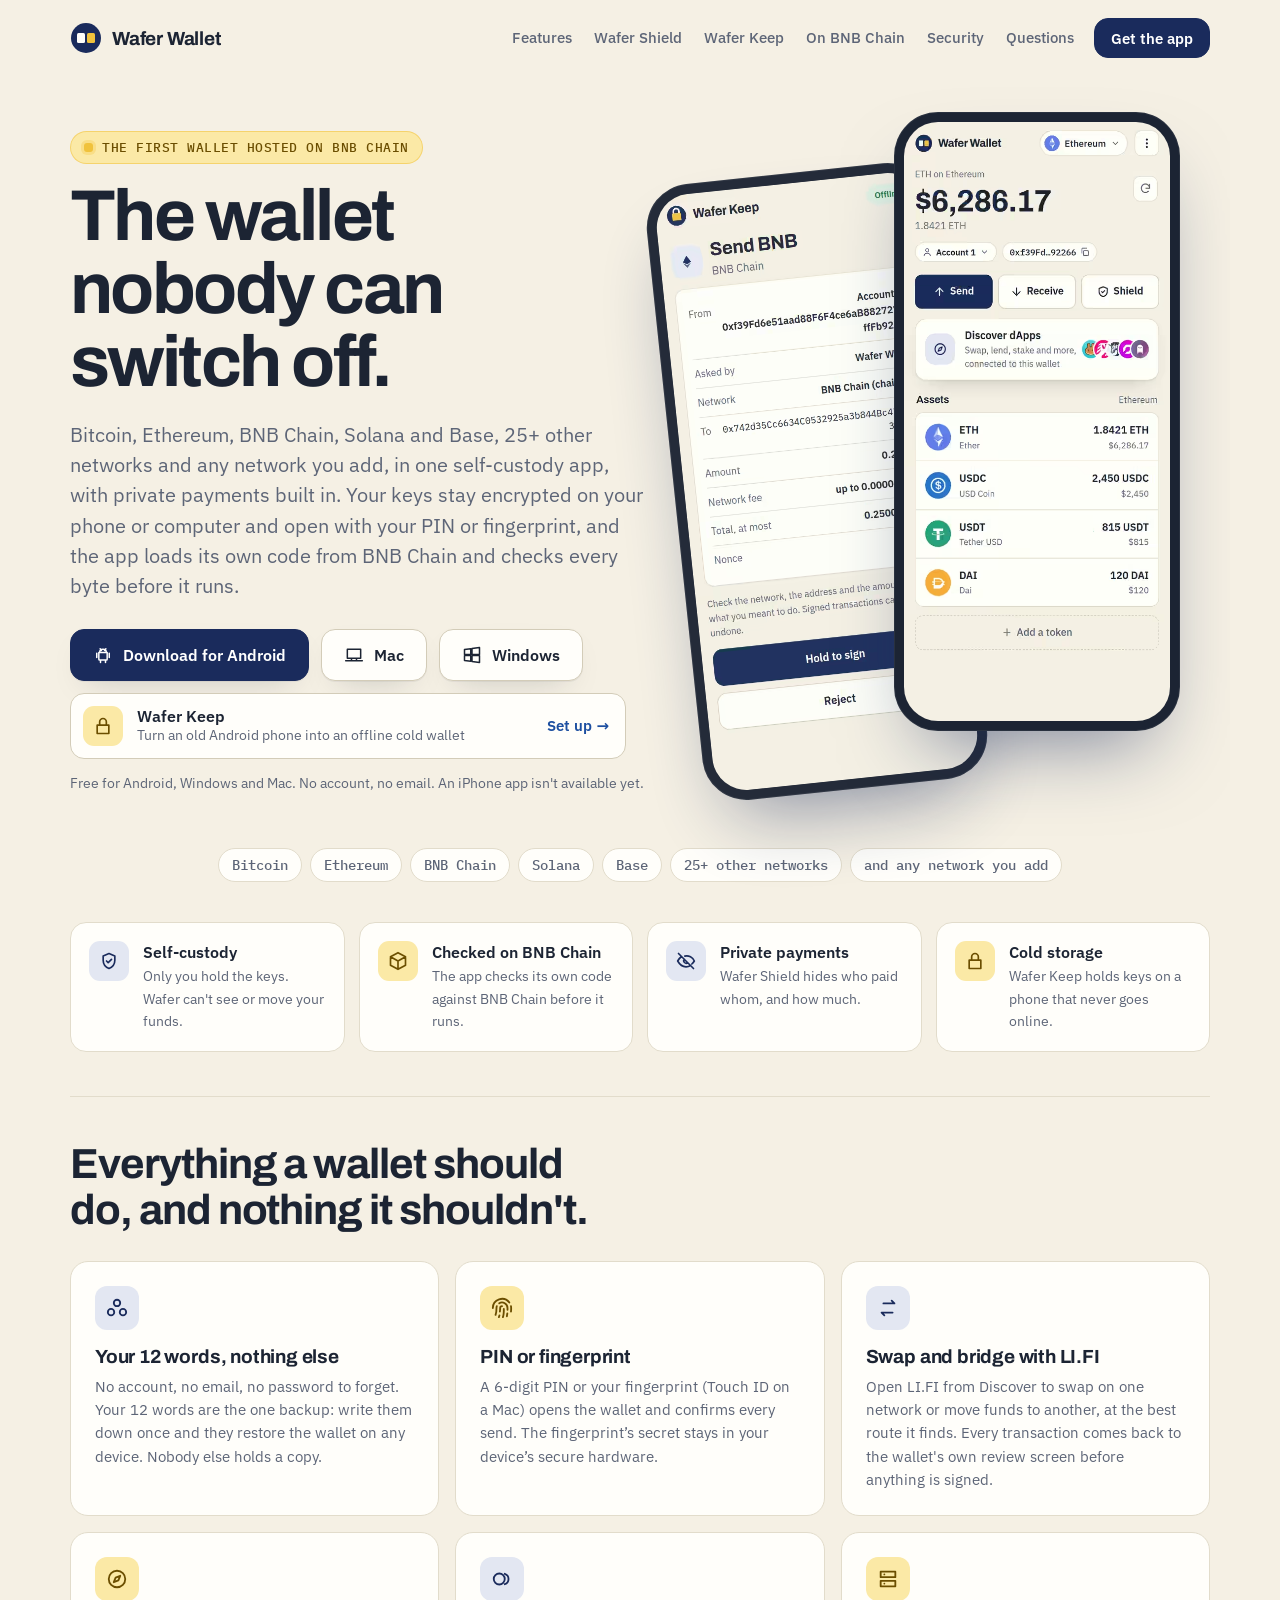
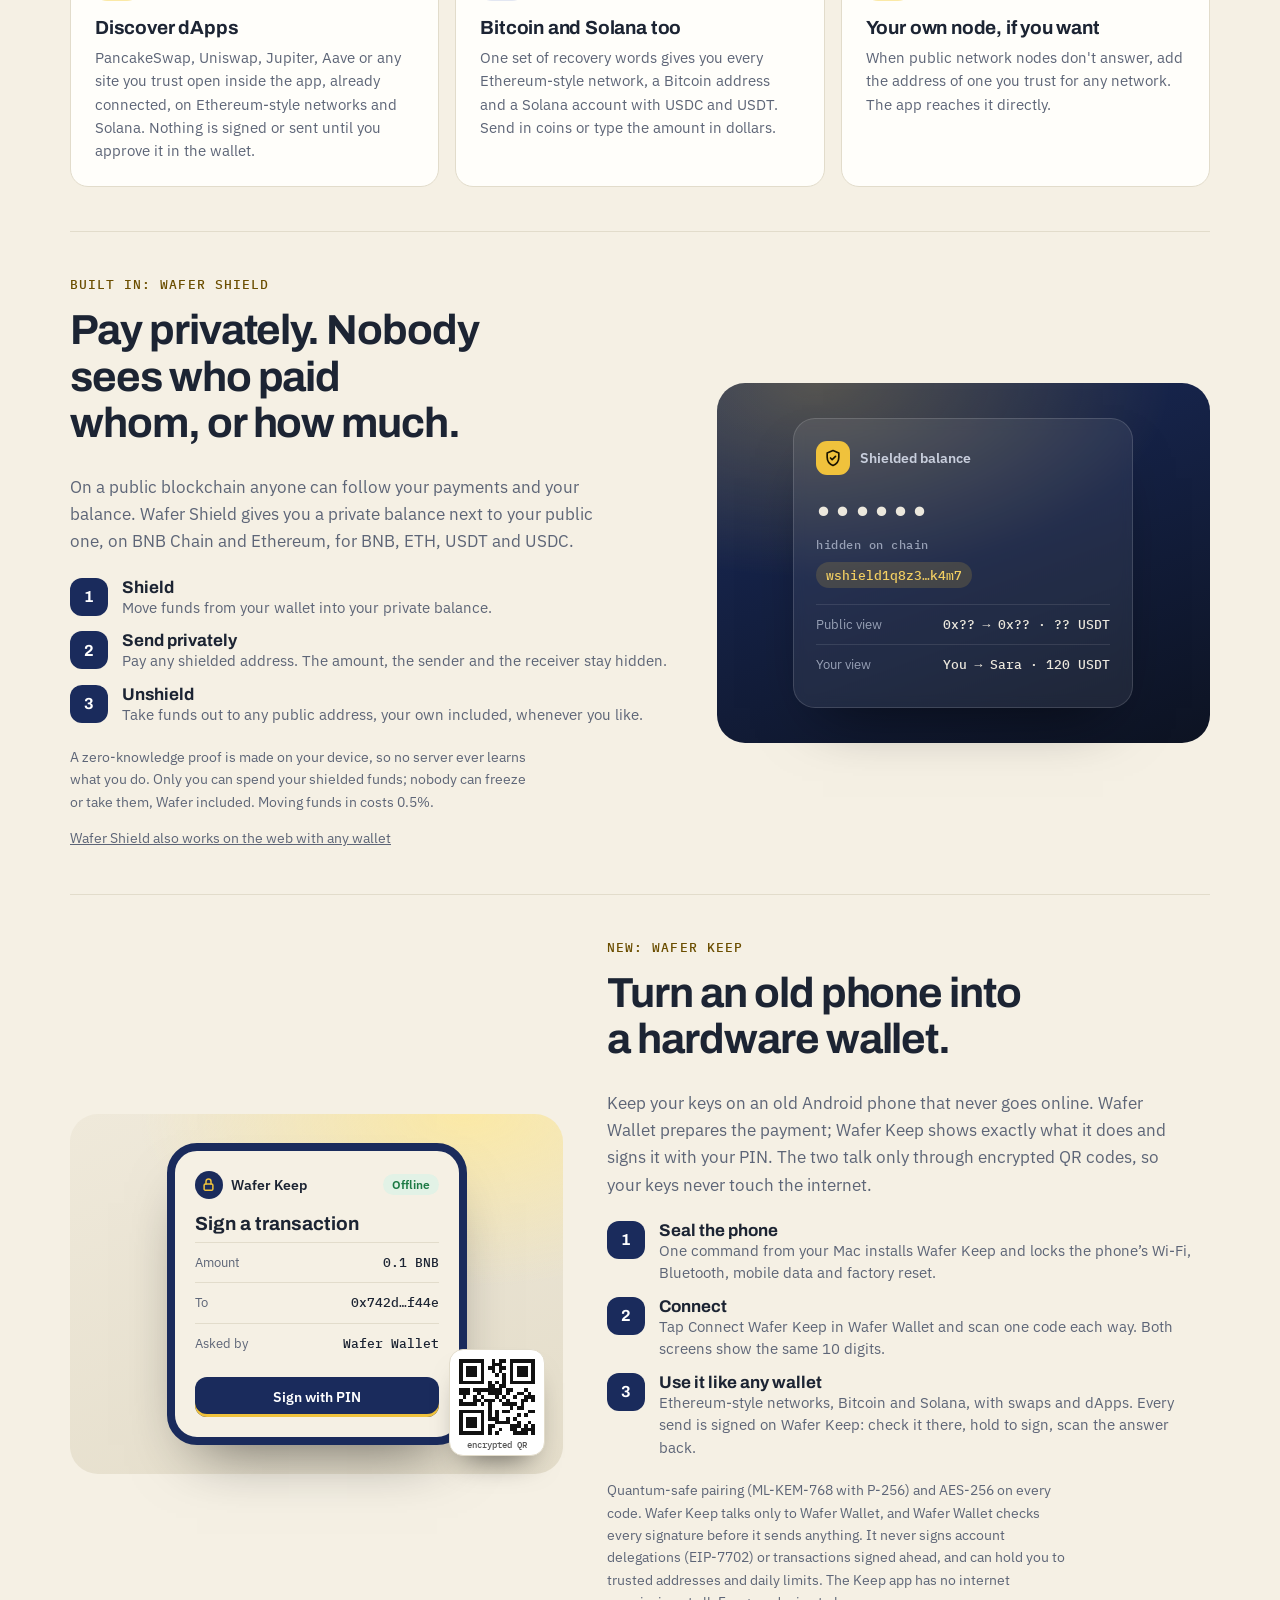
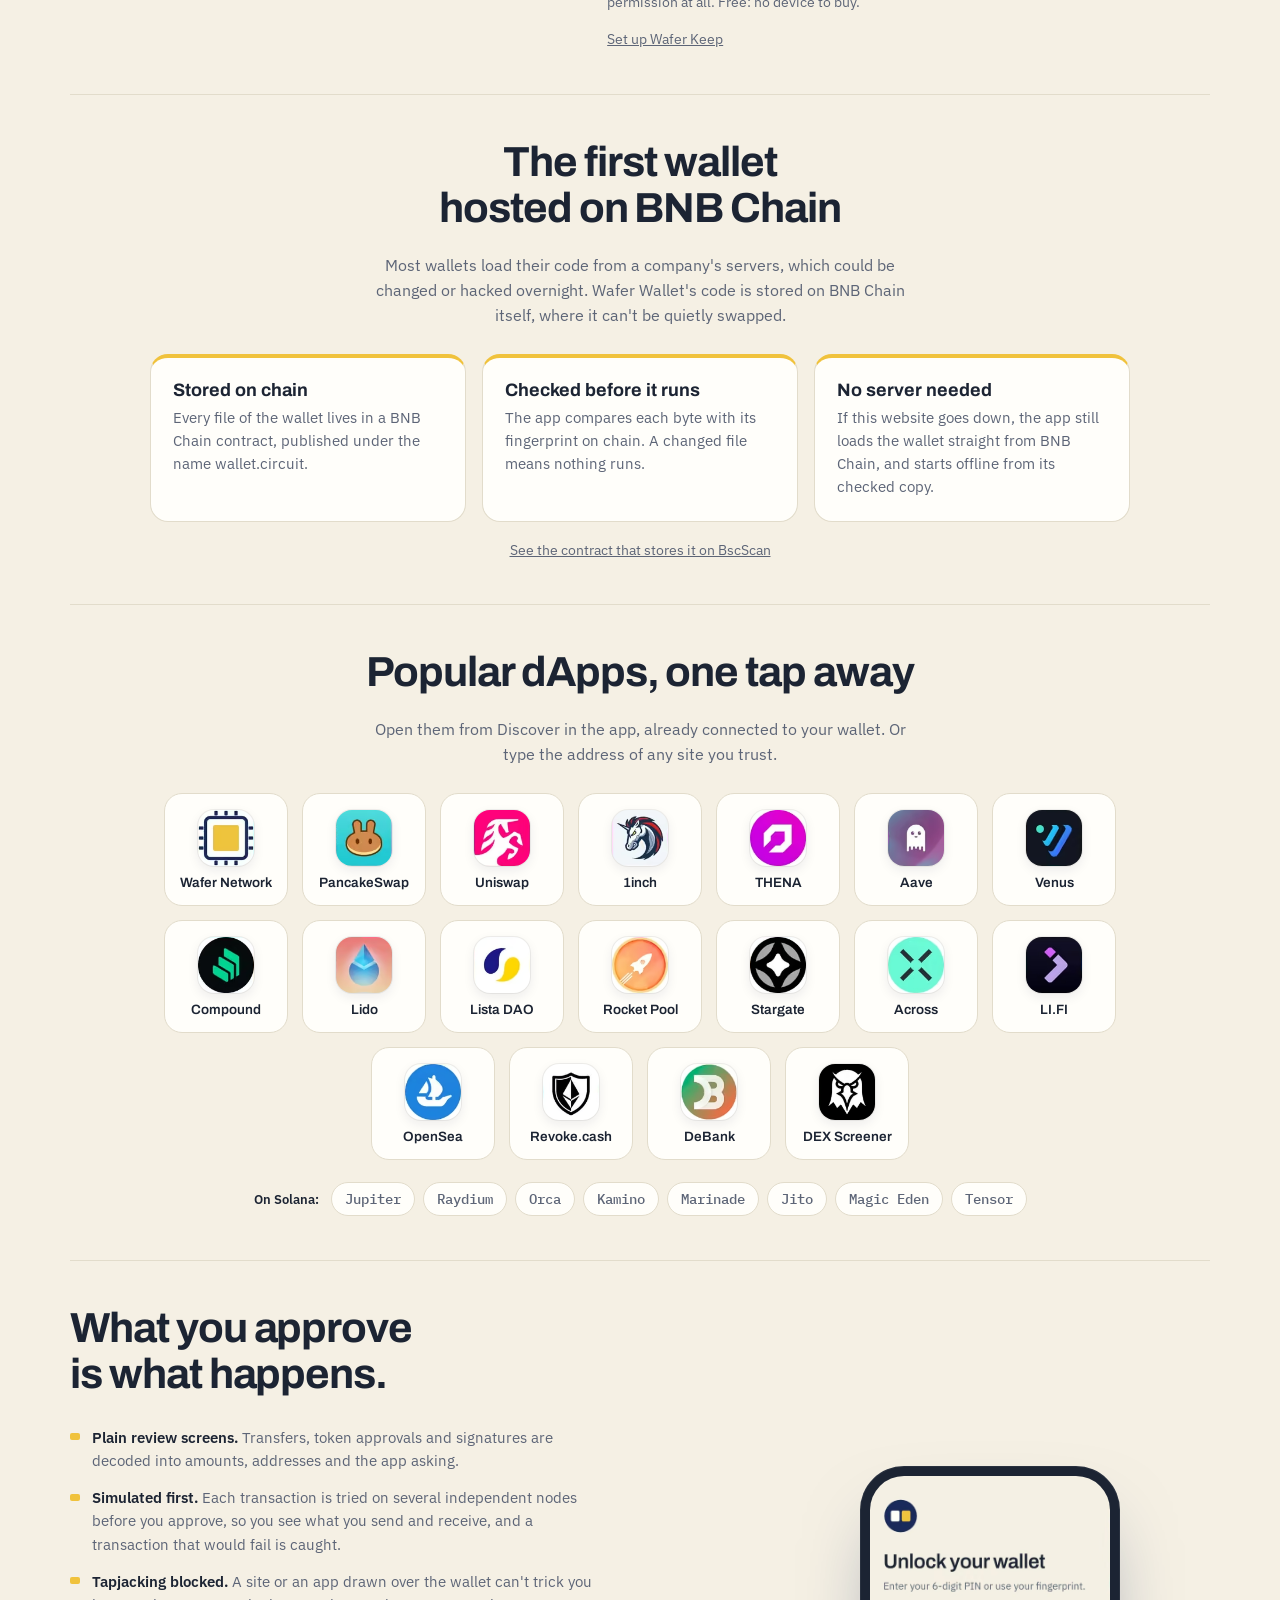
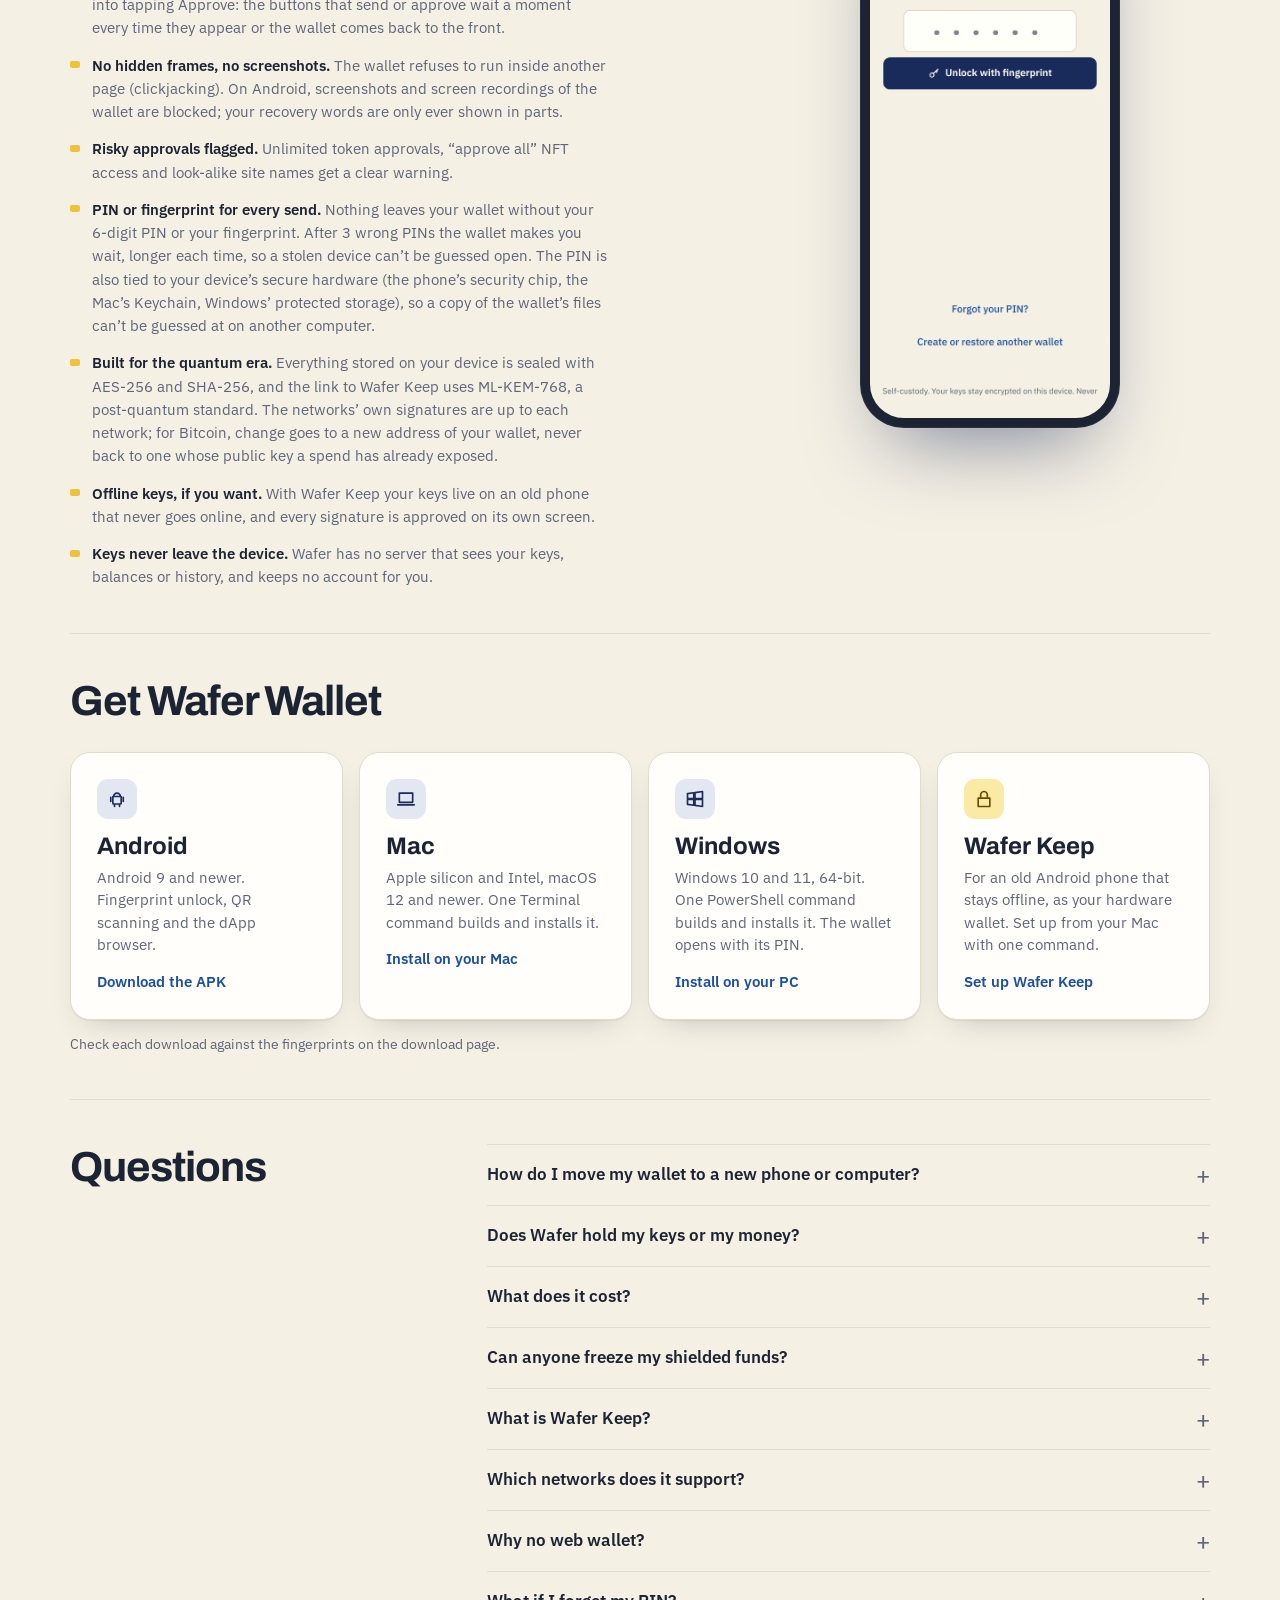
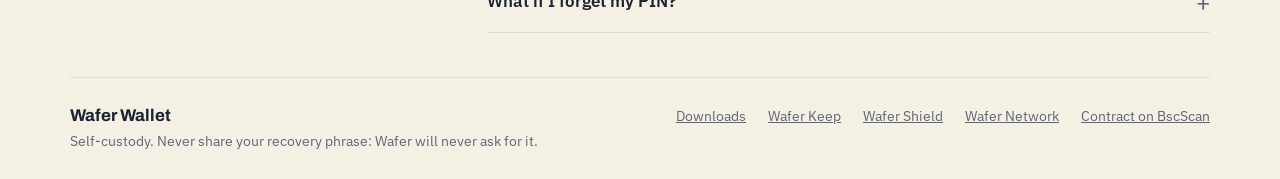
<file: docs/index.html>
<!doctype html>
<html lang="en">
<head>
<meta charset="utf-8">
<meta name="viewport" content="width=device-width,initial-scale=1,viewport-fit=cover">
<meta http-equiv="Content-Security-Policy" content="default-src 'none'; script-src 'self' blob:; style-src 'self'; img-src 'self' data:; font-src 'self'; connect-src 'self' https://andromeda.metis.io https://api.avax.network https://api.coingecko.com https://arb1.arbitrum.io https://arbitrum-nova-rpc.publicnode.com https://arbitrum-nova.blockscout.com https://arbitrum-nova.drpc.org https://arbitrum-one-rpc.publicnode.com https://arbitrum-one.publicnode.com https://arbitrum-sepolia-rpc.publicnode.com https://arbitrum-sepolia.blockscout.com https://arbitrum-sepolia.drpc.org https://arbitrum.blockscout.com https://avalanche-c-chain-rpc.publicnode.com https://avalanche.drpc.org https://base-rpc.publicnode.com https://base-sepolia-rpc.publicnode.com https://base-sepolia.blockscout.com https://base-sepolia.drpc.org https://base.blockscout.com https://base.publicnode.com https://berachain-rpc.publicnode.com https://berachain.drpc.org https://blast-rpc.publicnode.com https://blast.drpc.org https://blockstream.info https://bsc-dataseed.bnbchain.org https://bsc-dataseed1.bnbchain.org https://bsc-rpc.publicnode.com https://bsc-testnet-rpc.publicnode.com https://bsc-testnet.drpc.org https://celo.blockscout.com https://celo.drpc.org https://core.drpc.org https://cronos-evm-rpc.publicnode.com https://cronos.drpc.org https://eth-sepolia.blockscout.com https://eth.blockscout.com https://ethereum-rpc.publicnode.com https://ethereum-sepolia-rpc.publicnode.com https://ethereum.publicnode.com https://evm-rpc.sei-apis.com https://evm.cronos.org https://explorer.mode.network https://explorer.optimism.io https://fantom.drpc.org https://forno.celo.org https://gnosis-rpc.publicnode.com https://gnosis.blockscout.com https://gnosis.drpc.org https://hyperliquid.drpc.org https://klaytn.drpc.org https://linea-rpc.publicnode.com https://linea.drpc.org https://mainnet.base.org https://mainnet.era.zksync.io https://mainnet.mode.network https://mainnet.optimism.io https://mainnet.unichain.org https://mantle-rpc.publicnode.com https://mantle.drpc.org https://mempool.space https://metis.drpc.org https://mode.drpc.org https://moonbeam.drpc.org https://nova.arbitrum.io https://opbnb-mainnet-rpc.bnbchain.org https://opbnb-rpc.publicnode.com https://opbnb.drpc.org https://optimism-rpc.publicnode.com https://optimism.drpc.org https://optimism.publicnode.com https://polygon-amoy-bor-rpc.publicnode.com https://polygon-amoy.drpc.org https://polygon-bor-rpc.publicnode.com https://polygon.blockscout.com https://polygon.drpc.org https://public-en.node.kaia.io https://rpc.api.moonbeam.network https://rpc.berachain.com https://rpc.blast.io https://rpc.coredao.org https://rpc.gnosischain.com https://rpc.hyperliquid.xyz https://rpc.linea.build https://rpc.mantle.xyz https://rpc.mevblocker.io https://rpc.scroll.io https://rpc.sepolia.org https://rpc.soniclabs.com https://rpc.zora.energy https://rpcapi.fantom.network https://scroll-rpc.publicnode.com https://scroll.blockscout.com https://scroll.drpc.org https://sei-evm-rpc.publicnode.com https://sei.drpc.org https://sepolia-rollup.arbitrum.io https://sepolia.base.org https://solana-rpc.publicnode.com https://sonic-rpc.publicnode.com https://sonic.drpc.org https://unichain-rpc.publicnode.com https://unichain.blockscout.com https://unichain.drpc.org https://wafer.network https://worldchain-mainnet.g.alchemy.com https://worldchain.drpc.org https://zksync.blockscout.com https://zksync.drpc.org https://zora.drpc.org; object-src 'none'; base-uri 'none'; form-action 'none'; worker-src 'none'; frame-src 'self'; manifest-src 'self'; require-trusted-types-for 'script'; trusted-types wafer wafer-boot wafer-qr">
<meta name="referrer" content="no-referrer">
<meta name="robots" content="noindex, nofollow, noarchive, nosnippet, noimageindex, noai, noimageai">
<meta name="description" content="Wafer Wallet: the first wallet hosted on BNB Chain. Self-custody for Android, Windows and Mac: Bitcoin, Ethereum, BNB Chain, Solana, Base and any network you add, private payments with Wafer Shield, swaps and dApps built in.">
<meta name="theme-color" content="#1a2b5c">
<link rel="icon" type="image/svg+xml" href="data:image/svg+xml,%3Csvg xmlns='http://www.w3.org/2000/svg' viewBox='0 0 64 64'%3E%3Ccircle cx='32' cy='32' r='30' fill='%231a2b5c'/%3E%3Crect x='14' y='22' width='16' height='20' rx='3' fill='%23fffefa'/%3E%3Crect x='34' y='22' width='16' height='20' rx='3' fill='%23f0c23c'/%3E%3C/svg%3E">
<title>Wafer Wallet</title>
<script src="guard-bb41bc9bdde0.js" integrity="sha256-u0G8m93grahKnsRDgqqxjTLPHyxTK26BEKcnTgcXjT4="></script>
<link rel="stylesheet" href="wallet-502b32c4a22c.css" integrity="sha256-UCsyxKIsdOB2VKnecIAN9X36LNrf5AMjmrsFigfaEFc=">
<link rel="stylesheet" href="site-faa9d46f07d6.css" integrity="sha256-+qnUbwfWRNFPfT/UzadOJWHF6x2rQ4Vh4Uui7szfqbo=">
<link rel="stylesheet" href="lp-bdba53d1ce67.css" integrity="sha256-vbpT0c5nvuVg+sxAWtqSHd0HWZR47xYhwC3vBflZcOY=">
<link rel="stylesheet" href="mirror.css"><script src="mirror.js" defer></script>
</head>
<body>

<div class="lp" id="lp">
<header class="lp-top">
<a class="lp-brand" href="#lp"><svg viewBox="0 0 64 64" aria-hidden="true"><circle cx="32" cy="32" r="30" fill="#1a2b5c"/><rect x="14" y="22" width="16" height="20" rx="3" fill="#fffefa"/><rect x="34" y="22" width="16" height="20" rx="3" fill="#f0c23c"/></svg>Wafer Wallet</a>
<nav class="lp-nav" aria-label="Sections"><a href="#features">Features</a><a href="#shield">Wafer Shield</a><a href="#keep">Wafer Keep</a><a href="#onchain">On BNB Chain</a><a href="#security">Security</a><a href="#faq">Questions</a></nav>
<a class="lp-btn sm" href="#download">Get the app</a>
</header>
<section class="lp-hero">
<div class="lp-copy">
<p class="lp-badge"><i></i>The first wallet hosted on BNB Chain</p>
<h1>The wallet nobody can switch&nbsp;off.</h1>
<p class="lp-lede">Bitcoin, Ethereum, BNB Chain, Solana and Base, 25+ other networks and any network you add, in one self-custody app, with private payments built in. Your keys stay encrypted on your phone or computer and open with your PIN or fingerprint, and the app loads its own code from BNB Chain and checks every byte before it runs.</p>
<div class="lp-cta">
<a class="lp-btn" href="download/#android"><svg viewBox="0 0 24 24" aria-hidden="true"><path d="M7 9h10v8a1 1 0 0 1-1 1H8a1 1 0 0 1-1-1zM9 18v3M15 18v3M4.5 10v5M19.5 10v5M8 9a4 4 0 0 1 8 0M8.5 4.5 10 6.5M15.5 4.5 14 6.5"/></svg>Download for Android</a>
<a class="lp-btn alt" href="download/#mac-cli"><svg viewBox="0 0 24 24" aria-hidden="true"><path d="M4 5h16v11H4zM2 19h20M9 16v3M15 16v3"/></svg>Mac</a>
<a class="lp-btn alt" href="download/#windows"><svg viewBox="0 0 24 24" aria-hidden="true"><path d="M3 5.5 10.5 4.5v7H3zM12 4.3 21 3v8.5h-9zM3 12.5h7.5v7L3 18.5zM12 12.5h9V21l-9-1.3z"/></svg>Windows</a>
<a class="lp-keepcta" href="keep/"><i class="lp-ic g i10"></i><span><b>Wafer Keep</b>Turn an old Android phone into an offline cold wallet</span><em>Set up &rarr;</em></a>
</div>
<p class="lp-fine">Free for Android, Windows and Mac. No account, no email. An iPhone app isn't available yet.</p>
</div>
<div class="lp-shots" aria-hidden="true">
<figure class="lp-phone back"><i class="lp-shot lp-s-keep"></i></figure>
<figure class="lp-phone"><i class="lp-shot lp-s-home"></i></figure>
</div>
</section>
<p class="lp-chains"><span>Bitcoin</span><span>Ethereum</span><span>BNB Chain</span><span>Solana</span><span>Base</span><span>25+ other networks</span><span>and any network you add</span></p>
<ul class="lp-trust">
<li><i class="lp-ic i7"></i><div><b>Self-custody</b><span>Only you hold the keys. Wafer can't see or move your funds.</span></div></li>
<li><i class="lp-ic g i8"></i><div><b>Checked on BNB Chain</b><span>The app checks its own code against BNB Chain before it runs.</span></div></li>
<li><i class="lp-ic i9"></i><div><b>Private payments</b><span>Wafer Shield hides who paid whom, and how much.</span></div></li>
<li><i class="lp-ic g i10"></i><div><b>Cold storage</b><span>Wafer Keep holds keys on a phone that never goes online.</span></div></li>
</ul>
<section class="lp-sec" id="features">
<h2>Everything a wallet should do, and nothing it shouldn't.</h2>
<div class="lp-grid">
<article><i class="d i1"></i><h3>Your 12 words, nothing else</h3><p>No account, no email, no password to forget. Your 12 words are the one backup: write them down once and they restore the wallet on any device. Nobody else holds a copy.</p></article>
<article><i class="d g i2"></i><h3>PIN or fingerprint</h3><p>A 6-digit PIN or your fingerprint (Touch ID on a Mac) opens the wallet and confirms every send. The fingerprint&rsquo;s secret stays in your device&rsquo;s secure hardware.</p></article>
<article><i class="d i3"></i><h3>Swap and bridge with LI.FI</h3><p>Open LI.FI from Discover to swap on one network or move funds to another, at the best route it finds. Every transaction comes back to the wallet's own review screen before anything is signed.</p></article>
<article><i class="d g i4"></i><h3>Discover dApps</h3><p>PancakeSwap, Uniswap, Jupiter, Aave or any site you trust open inside the app, already connected, on Ethereum-style networks and Solana. Nothing is signed or sent until you approve it in the wallet.</p></article>
<article><i class="d i5"></i><h3>Bitcoin and Solana too</h3><p>One set of recovery words gives you every Ethereum-style network, a Bitcoin address and a Solana account with USDC and USDT. Send in coins or type the amount in dollars.</p></article>
<article><i class="d g i6"></i><h3>Your own node, if you want</h3><p>When public network nodes don't answer, add the address of one you trust for any network. The app reaches it directly.</p></article>
</div>
</section>
<section class="lp-sec lp-shield" id="shield">
<div class="lp-sh-copy">
<p class="lp-eye">Built in: Wafer Shield</p>
<h2>Pay privately. Nobody sees who paid whom, or how much.</h2>
<p class="lp-sh-lede">On a public blockchain anyone can follow your payments and your balance. Wafer Shield gives you a private balance next to your public one, on BNB Chain and Ethereum, for BNB, ETH, USDT and USDC.</p>
<ol class="lp-steps">
<li><b>Shield</b><span>Move funds from your wallet into your private balance.</span></li>
<li><b>Send privately</b><span>Pay any shielded address. The amount, the sender and the receiver stay hidden.</span></li>
<li><b>Unshield</b><span>Take funds out to any public address, your own included, whenever you like.</span></li>
</ol>
<p class="lp-sh-fine">A zero-knowledge proof is made on your device, so no server ever learns what you do. Only you can spend your shielded funds; nobody can freeze or take them, Wafer included. Moving funds in costs 0.5%.</p>
<p class="lp-sh-fine lp-sh-link"><a href="https://shield.wafer.page/">Wafer Shield also works on the web with any wallet</a></p>
</div>
<figure class="lp-sh-art" aria-hidden="true">
<div class="lp-sh-card">
<div class="lp-sh-top"><span class="lp-sh-ic"><svg viewBox="0 0 24 24"><path d="M12 3 5 6v5c0 4.4 3 8.3 7 10 4-1.7 7-5.6 7-10V6z"/><path d="m9 12 2 2 4-4"/></svg></span><span>Shielded balance</span></div>
<div class="lp-sh-amt">&bull;&bull;&bull;&bull;&bull;&bull; <small>hidden on chain</small></div>
<div class="lp-sh-addr">wshield1q8z3&hellip;k4m7</div>
<div class="lp-sh-row"><span>Public view</span><b>0x?? &rarr; 0x?? &middot; ?? USDT</b></div>
<div class="lp-sh-row"><span>Your view</span><b>You &rarr; Sara &middot; 120 USDT</b></div>
</div>
</figure>
</section>
<section class="lp-sec lp-shield lp-keep" id="keep">
<figure class="lp-sh-art lp-kp-art" aria-hidden="true">
<div class="lp-kp-phone">
<div class="lp-kp-top"><span class="lp-kp-lock"><svg viewBox="0 0 24 24"><rect x="5" y="11" width="14" height="10" rx="2"/><path d="M8 11V7a4 4 0 0 1 8 0v4"/></svg></span><b>Wafer Keep</b><em>Offline</em></div>
<div class="lp-kp-h">Sign a transaction</div>
<div class="lp-sh-row"><span>Amount</span><b>0.1 BNB</b></div>
<div class="lp-sh-row"><span>To</span><b>0x742d&hellip;f44e</b></div>
<div class="lp-sh-row"><span>Asked by</span><b>Wafer Wallet</b></div>
<div class="lp-kp-btn">Sign with PIN</div>
</div>
<div class="lp-kp-qr"><i></i><span>encrypted QR</span></div>
</figure>
<div class="lp-sh-copy">
<p class="lp-eye">New: Wafer Keep</p>
<h2>Turn an old phone into a hardware wallet.</h2>
<p class="lp-sh-lede">Keep your keys on an old Android phone that never goes online. Wafer Wallet prepares the payment; Wafer Keep shows exactly what it does and signs it with your PIN. The two talk only through encrypted QR codes, so your keys never touch the internet.</p>
<ol class="lp-steps">
<li><b>Seal the phone</b><span>One command from your Mac installs Wafer Keep and locks the phone&rsquo;s Wi-Fi, Bluetooth, mobile data and factory reset.</span></li>
<li><b>Connect</b><span>Tap Connect Wafer Keep in Wafer Wallet and scan one code each way. Both screens show the same 10 digits.</span></li>
<li><b>Use it like any wallet</b><span>Ethereum-style networks, Bitcoin and Solana, with swaps and dApps. Every send is signed on Wafer Keep: check it there, hold to sign, scan the answer back.</span></li>
</ol>
<p class="lp-sh-fine">Quantum-safe pairing (ML-KEM-768 with P-256) and AES-256 on every code. Wafer Keep talks only to Wafer Wallet, and Wafer Wallet checks every signature before it sends anything. It never signs account delegations (EIP-7702) or transactions signed ahead, and can hold you to trusted addresses and daily limits. The Keep app has no internet permission at all. Free: no device to buy.</p>
<p class="lp-sh-fine lp-sh-link"><a href="keep/">Set up Wafer Keep</a></p>
</div>
</section>
<section class="lp-sec lp-chainsec" id="onchain">
<h2>The first wallet hosted on BNB&nbsp;Chain</h2>
<p class="lp-apps-sub">Most wallets load their code from a company's servers, which could be changed or hacked overnight. Wafer Wallet's code is stored on BNB Chain itself, where it can't be quietly swapped.</p>
<div class="lp-trio">
<div><b>Stored on chain</b><span>Every file of the wallet lives in a BNB Chain contract, published under the name wallet.circuit.</span></div>
<div><b>Checked before it runs</b><span>The app compares each byte with its fingerprint on chain. A changed file means nothing runs.</span></div>
<div><b>No server needed</b><span>If this website goes down, the app still loads the wallet straight from BNB Chain, and starts offline from its checked copy.</span></div>
</div>
<p class="lp-fine lp-center"><a href="https://bscscan.com/address/0x946f41c84661C066d22F9d106C1a6CCF050FBc2b" target="_blank" rel="noopener">See the contract that stores it on BscScan</a></p>
</section>
<section class="lp-sec lp-apps" id="dapps">
<h2>Popular dApps, one tap away</h2>
<p class="lp-apps-sub">Open them from Discover in the app, already connected to your wallet. Or type the address of any site you trust.</p>
<ul class="lp-dapps"><li><i class="lp-lg l0"></i>Wafer Network</li><li><i class="lp-lg l1"></i>PancakeSwap</li><li><i class="lp-lg l2"></i>Uniswap</li><li><i class="lp-lg l3"></i>1inch</li><li><i class="lp-lg l4"></i>THENA</li><li><i class="lp-lg l5"></i>Aave</li><li><i class="lp-lg l6"></i>Venus</li><li><i class="lp-lg l7"></i>Compound</li><li><i class="lp-lg l8"></i>Lido</li><li><i class="lp-lg l9"></i>Lista DAO</li><li><i class="lp-lg l10"></i>Rocket Pool</li><li><i class="lp-lg l11"></i>Stargate</li><li><i class="lp-lg l12"></i>Across</li><li><i class="lp-lg l13"></i>LI.FI</li><li><i class="lp-lg l14"></i>OpenSea</li><li><i class="lp-lg l15"></i>Revoke.cash</li><li><i class="lp-lg l16"></i>DeBank</li><li><i class="lp-lg l17"></i>DEX Screener</li></ul>
<p class="lp-chains lp-sol"><em>On Solana:</em><span>Jupiter</span><span>Raydium</span><span>Orca</span><span>Kamino</span><span>Marinade</span><span>Jito</span><span>Magic Eden</span><span>Tensor</span></p>
</section>
<section class="lp-sec lp-split" id="security">
<div>
<h2>What you approve is what happens.</h2>
<ul class="lp-list">
<li><b>Plain review screens.</b> Transfers, token approvals and signatures are decoded into amounts, addresses and the app asking.</li>
<li><b>Simulated first.</b> Each transaction is tried on several independent nodes before you approve, so you see what you send and receive, and a transaction that would fail is caught.</li>
<li><b>Tapjacking blocked.</b> A site or an app drawn over the wallet can't trick you into tapping Approve: the buttons that send or approve wait a moment every time they appear or the wallet comes back to the front.</li>
<li><b>No hidden frames, no screenshots.</b> The wallet refuses to run inside another page (clickjacking). On Android, screenshots and screen recordings of the wallet are blocked; your recovery words are only ever shown in parts.</li>
<li><b>Risky approvals flagged.</b> Unlimited token approvals, &ldquo;approve all&rdquo; NFT access and look-alike site names get a clear warning.</li>
<li><b>PIN or fingerprint for every send.</b> Nothing leaves your wallet without your 6-digit PIN or your fingerprint. After 3 wrong PINs the wallet makes you wait, longer each time, so a stolen device can&rsquo;t be guessed open. The PIN is also tied to your device&rsquo;s secure hardware (the phone&rsquo;s security chip, the Mac&rsquo;s Keychain, Windows&rsquo; protected storage), so a copy of the wallet&rsquo;s files can&rsquo;t be guessed at on another computer.</li>
<li><b>Built for the quantum era.</b> Everything stored on your device is sealed with AES-256 and SHA-256, and the link to Wafer Keep uses ML-KEM-768, a post-quantum standard. The networks&rsquo; own signatures are up to each network; for Bitcoin, change goes to a new address of your wallet, never back to one whose public key a spend has already exposed.</li>
<li><b>Offline keys, if you want.</b> With Wafer Keep your keys live on an old phone that never goes online, and every signature is approved on its own screen.</li>
<li><b>Keys never leave the device.</b> Wafer has no server that sees your keys, balances or history, and keeps no account for you.</li>
</ul>
</div>
<figure class="lp-phone solo" aria-hidden="true"><i class="lp-shot lp-s-unlock"></i></figure>
</section>
<section class="lp-sec lp-dl" id="download">
<h2>Get Wafer Wallet</h2>
<div class="lp-cards">
<a class="lp-card" href="download/#android"><i class="lp-ic i11"></i><b>Android</b><span>Android 9 and newer. Fingerprint unlock, QR scanning and the dApp browser.</span><em>Download the APK</em></a>
<a class="lp-card" href="download/#mac-cli"><i class="lp-ic i12"></i><b>Mac</b><span>Apple silicon and Intel, macOS 12 and newer. One Terminal command builds and installs it.</span><em>Install on your Mac</em></a>
<a class="lp-card" href="download/#windows"><i class="lp-ic i13"></i><b>Windows</b><span>Windows 10 and 11, 64-bit. One PowerShell command builds and installs it. The wallet opens with its PIN.</span><em>Install on your PC</em></a>
<a class="lp-card" href="keep/"><i class="lp-ic g i10"></i><b>Wafer Keep</b><span>For an old Android phone that stays offline, as your hardware wallet. Set up from your Mac with one command.</span><em>Set up Wafer Keep</em></a>
</div>
<p class="lp-fine">Check each download against the fingerprints on the download page.</p>
</section>
<section class="lp-sec" id="faq">
<h2>Questions</h2>
<details><summary>How do I move my wallet to a new phone or computer?</summary><p>Install the app there, choose Restore and type your 12 or 24 words, then choose a PIN. Your addresses and funds stay the same. Wallets made with an older version (passkey, password and recovery kit) move the same way: with their words.</p></details>
<details><summary>Does Wafer hold my keys or my money?</summary><p>No. The wallet runs on your device and Wafer never sees your keys. Your 12 words are the only backup: lose your device and the words, and nobody can recover the wallet for you.</p></details>
<details><summary>What does it cost?</summary><p>The app is free. You pay the network's own fees when you send. Swaps and bridges happen in the dApps you choose, such as LI.FI, which set their own fees; Wafer adds nothing. Wafer Shield takes 0.5% when you move funds into it.</p></details>
<details><summary>Can anyone freeze my shielded funds?</summary><p>No. Wafer Shield runs on contracts on BNB Chain and Ethereum that nobody, Wafer included, can pause or change: they can't freeze, move or delay what you shield, and you can always unshield to a public address. Check that private payments are allowed where you live.</p></details>
<details><summary>What is Wafer Keep?</summary><p>A free app that turns an old Android phone into a hardware wallet for Ethereum-style networks, Bitcoin and Solana. The phone stays offline and holds the keys; connected to it, Wafer Wallet on your everyday phone or computer works as a full wallet, and Wafer Keep signs every send after you check it on its screen. They talk only through encrypted QR codes. Keep your Keep&rsquo;s recovery words on paper: they are its only backup.</p></details>
<details><summary>Which networks does it support?</summary><p>Ethereum, BNB Chain, Base, Arbitrum, Polygon, OP Mainnet, Avalanche and 20+ more Ethereum-style networks, plus Bitcoin and Solana (SOL, USDC and USDT). The same recovery words cover all of them.</p></details>
<details><summary>Why no web wallet?</summary><p>An app can check the wallet's code against BNB Chain before running it, keep its secret in your device's secure hardware and keep working without any website. A web page can't promise all three, so the wallet runs only in the app.</p></details>
<details><summary>What if I forget my PIN?</summary><p>A PIN can&rsquo;t be reset or looked up, because it is the key that encrypts the wallet on your device. Remove the wallet from the device and restore it from its 12 or 24 words, then choose a new PIN.</p></details>
</section>
<footer class="lp-foot"><div><b>Wafer Wallet</b>Self-custody. Never share your recovery phrase: Wafer will never ask for it.</div><nav aria-label="More"><a href="download/">Downloads</a><a href="keep/">Wafer Keep</a><a href="https://shield.wafer.page/">Wafer Shield</a><a href="https://wafer.network/">Wafer Network</a><a href="https://bscscan.com/address/0x946f41c84661C066d22F9d106C1a6CCF050FBc2b" target="_blank" rel="noopener">Contract on BscScan</a></nav></footer>
</div>
<div class="app">
<header class="top" id="topbar" hidden>
<div class="brand"><svg viewBox="0 0 64 64" aria-hidden="true"><circle cx="32" cy="32" r="30" fill="#1a2b5c"/><rect x="14" y="22" width="16" height="20" rx="3" fill="#fffefa"/><rect x="34" y="22" width="16" height="20" rx="3" fill="#f0c23c"/></svg>Wafer Wallet</div>
<button class="net" id="netBtn" type="button" aria-haspopup="dialog"><span class="nlogo" id="netLogo"></span><span id="netName">Ethereum</span><svg class="chev" viewBox="0 0 24 24" fill="none" stroke="currentColor" stroke-width="2" stroke-linecap="round"><path d="m6 9 6 6 6-6"/></svg></button>
<button class="icon-btn" id="menuBtn" aria-label="Menu"><svg viewBox="0 0 24 24" fill="none" stroke="currentColor" stroke-width="2" stroke-linecap="round"><circle cx="12" cy="5" r="1"/><circle cx="12" cy="12" r="1"/><circle cx="12" cy="19" r="1"/></svg></button>
</header>
<main class="main" id="view"><p class="muted loading">Loading wallet…</p></main>
<div class="foot" id="foot" hidden>Self-custody. Your keys stay encrypted on this device. Never share your recovery phrase.</div>
</div>
<div id="toast" role="status" aria-live="polite"></div>
<div id="printKit"></div>
<script src="boot-e0a4d19d026e.js" integrity="sha256-4KTRnQJuUMNnVZqrcrsXFpcXgDkofJcOs/W0ss/z9LY="></script>
</body>
</html>
</file>
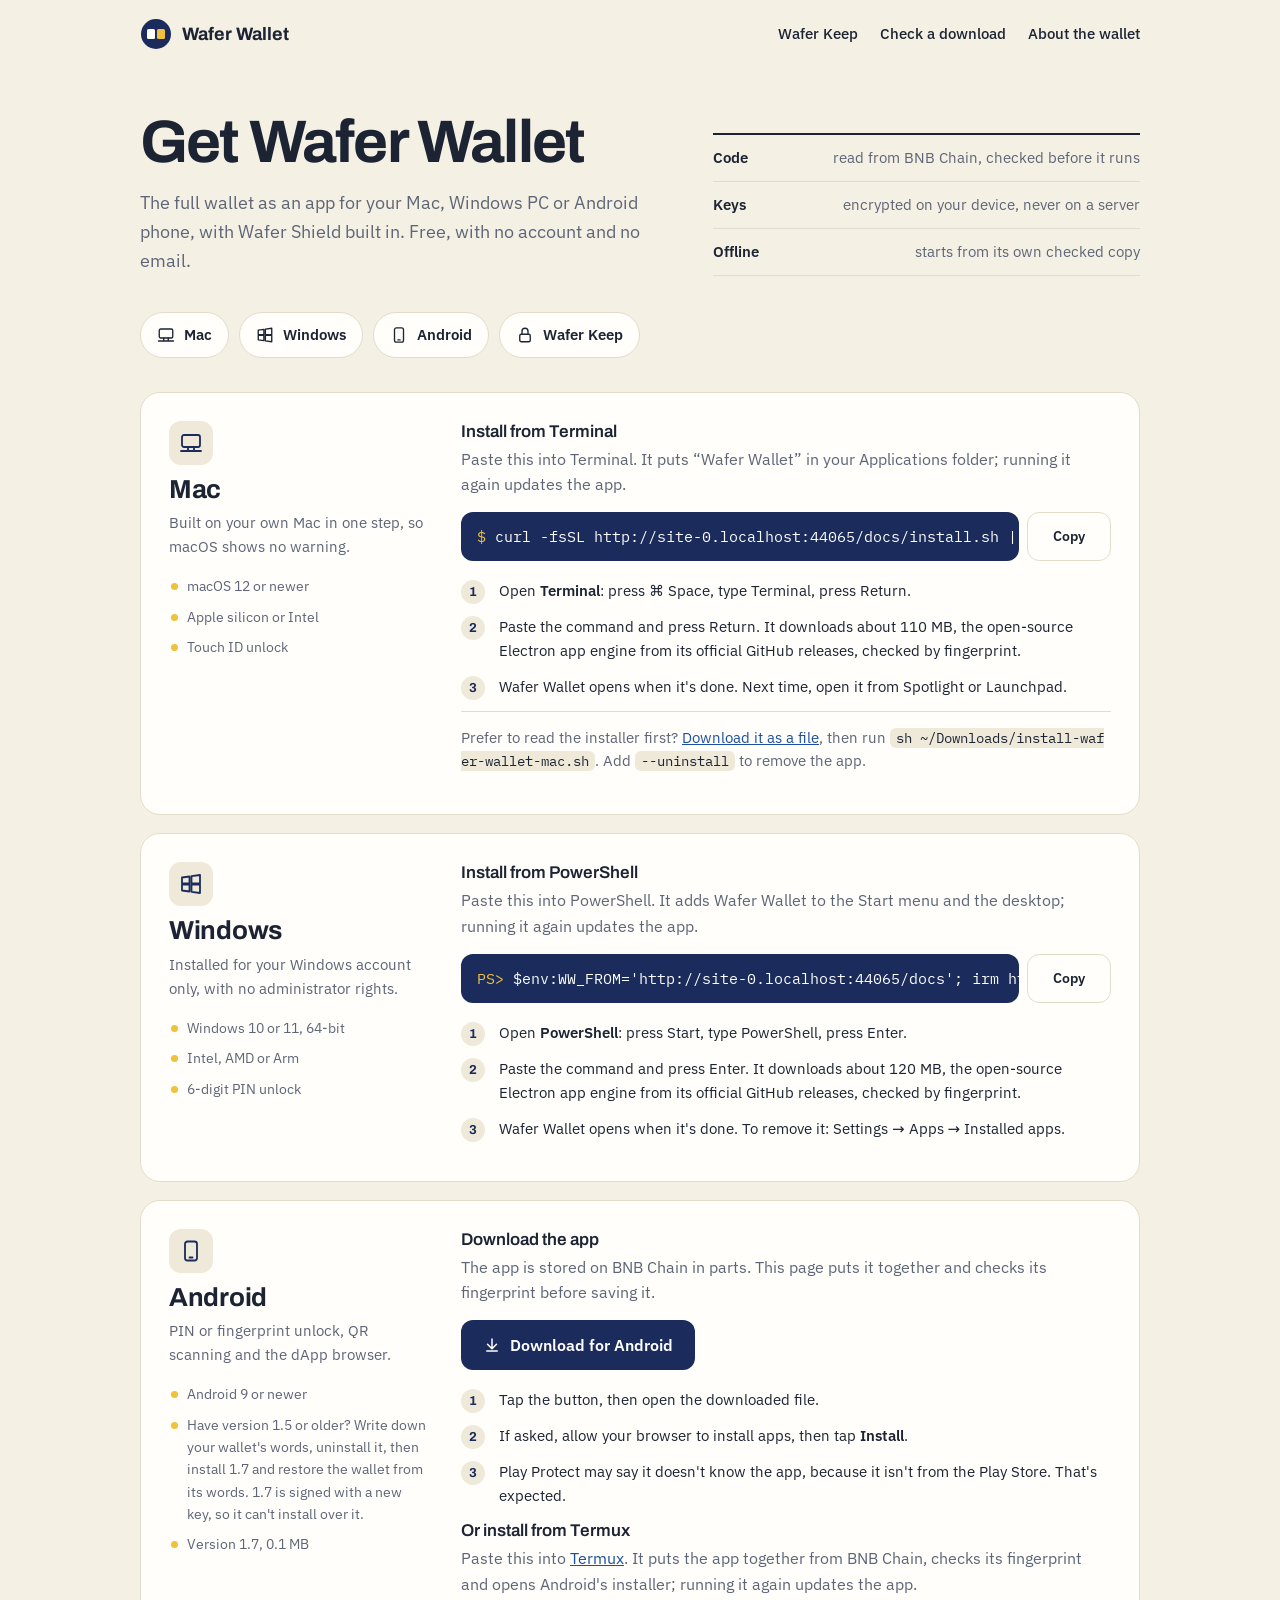
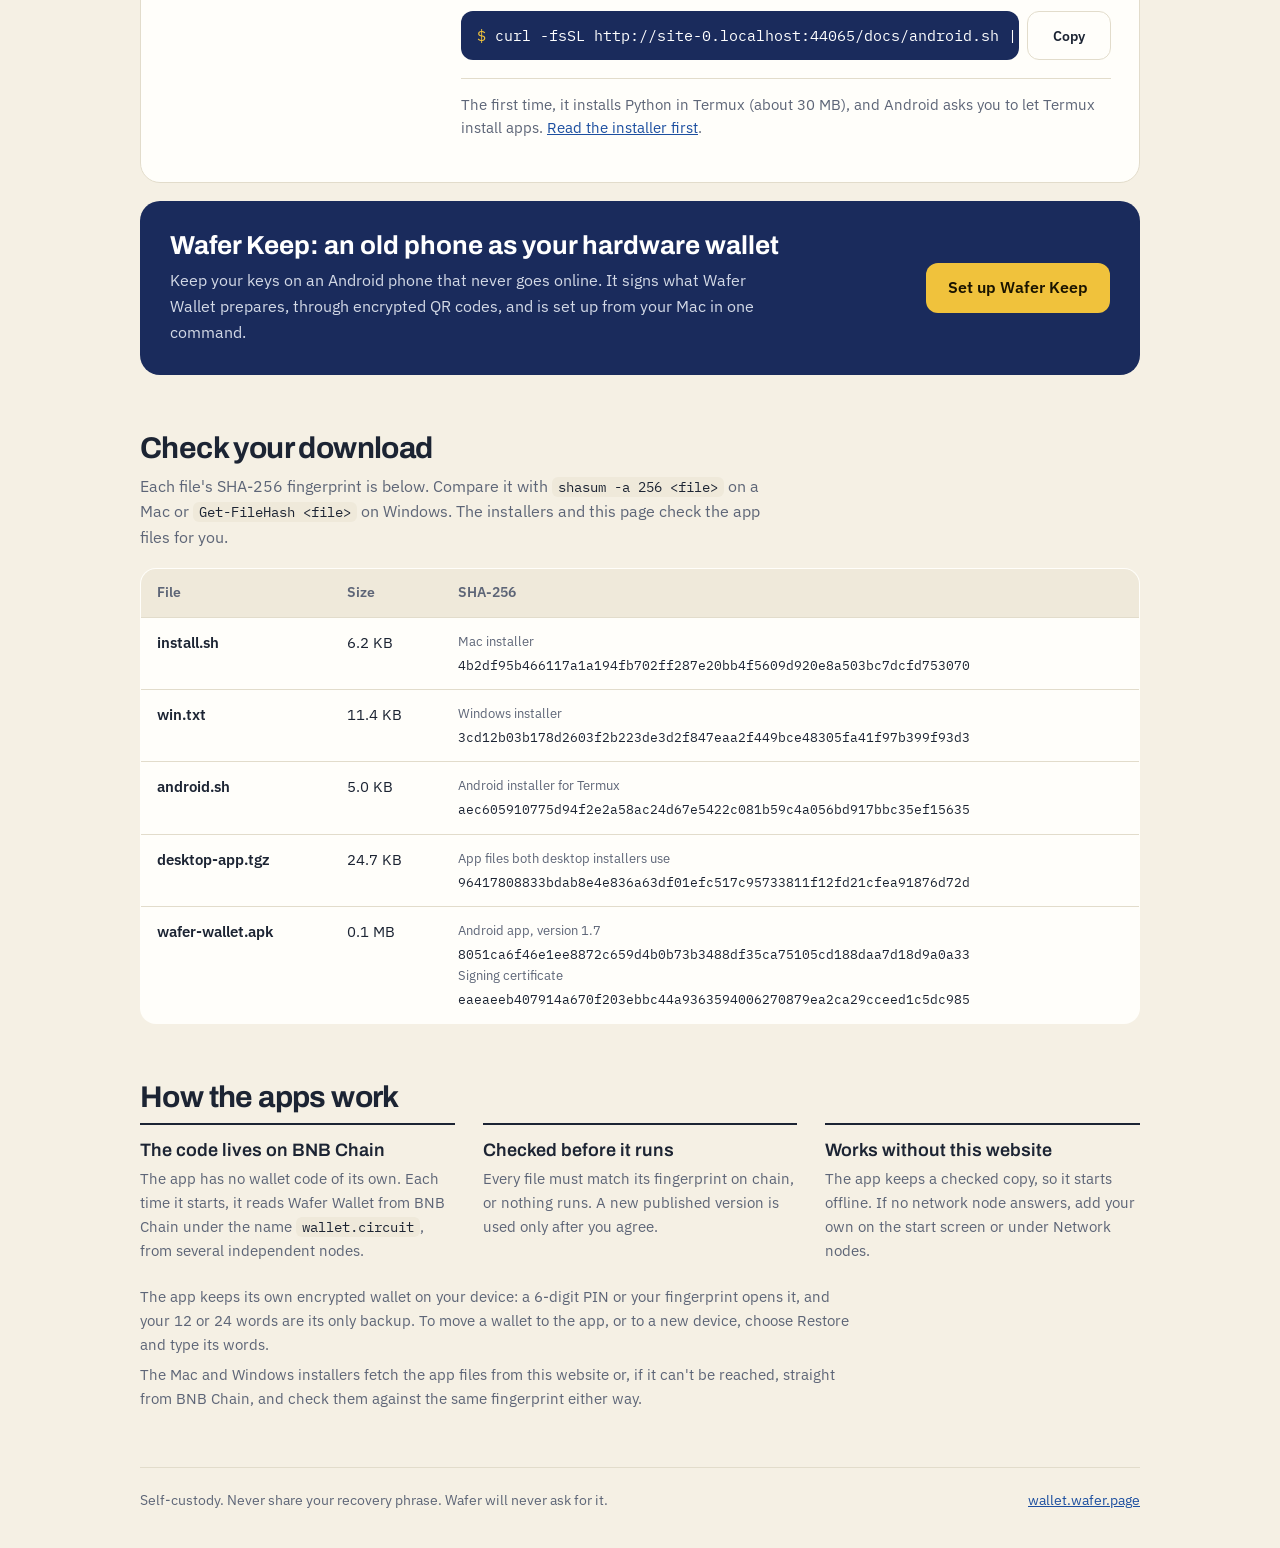
<file: docs/download/index.html>
<!doctype html>
<html lang="en">
<head>
<meta charset="utf-8">
<meta name="viewport" content="width=device-width,initial-scale=1,viewport-fit=cover">
<meta http-equiv="Content-Security-Policy" content="default-src 'none'; script-src 'self'; style-src 'self'; img-src 'self' data:; font-src 'self'; connect-src 'self'; object-src 'none'; base-uri 'none'; form-action 'none'; require-trusted-types-for 'script'; trusted-types 'none'">
<meta name="referrer" content="no-referrer">
<meta name="description" content="Install Wafer Wallet on Mac, Windows or Android, and set up Wafer Keep on an old phone. Every file is checked against its fingerprint.">
<meta name="theme-color" content="#1a2b5c">
<link rel="icon" type="image/svg+xml" href="data:image/svg+xml,%3Csvg xmlns='http://www.w3.org/2000/svg' viewBox='0 0 64 64'%3E%3Ccircle cx='32' cy='32' r='30' fill='%231a2b5c'/%3E%3Crect x='14' y='22' width='16' height='20' rx='3' fill='%23fffefa'/%3E%3Crect x='34' y='22' width='16' height='20' rx='3' fill='%23f0c23c'/%3E%3C/svg%3E">
<title>Download Wafer Wallet</title>
<script src="../guard-bb41bc9bdde0.js" integrity="sha256-u0G8m93grahKnsRDgqqxjTLPHyxTK26BEKcnTgcXjT4="></script>
<link rel="stylesheet" href="download-34ee359bbb1e.css" integrity="sha256-NO41m7sefOuYL9hRcPayteTZS4vLCMIZJMLu6l1ExVs=">
<link rel="stylesheet" href="../mirror.css"><script src="../mirror.js" defer></script>
</head>
<body>
<div class="wrap">
  <header class="bar">
    <a class="brand" href="../"><svg viewBox="0 0 64 64" aria-hidden="true"><circle cx="32" cy="32" r="30" fill="#1a2b5c"/><rect x="14" y="22" width="16" height="20" rx="3" fill="#fffefa"/><rect x="34" y="22" width="16" height="20" rx="3" fill="#f0c23c"/></svg>Wafer Wallet</a>
    <nav aria-label="Pages"><a href="../keep/">Wafer Keep</a><a class="hide-sm" href="#verify">Check a download</a><a class="back" href="../">About the wallet</a></nav>
  </header>

  <section class="hero">
    <div>
      <h1>Get Wafer Wallet</h1>
      <p class="lede">The full wallet as an app for your Mac, Windows PC or Android phone, with Wafer Shield built in. Free, with no account and no email.</p>
    </div>
    <ul class="facts" aria-label="About the apps">
      <li><b>Code</b><span>read from BNB Chain, checked before it runs</span></li>
      <li><b>Keys</b><span>encrypted on your device, never on a server</span></li>
      <li><b>Offline</b><span>starts from its own checked copy</span></li>
    </ul>
  </section>

  <nav class="picker" aria-label="Choose your device">
    <a href="#mac-cli" data-os="mac"><svg viewBox="0 0 24 24"><rect x="3" y="4" width="18" height="12" rx="2"/><path d="M2 20h20M9 16v4M15 16v4"/></svg>Mac</a>
    <a href="#windows" data-os="windows"><svg viewBox="0 0 24 24"><path d="M3 5.5 10.5 4.5v7H3zM12.5 4.2 21 3v8.5h-8.5zM3 12.5h7.5v7L3 18.5zM12.5 12.5H21V21l-8.5-1.2z"/></svg>Windows</a>
    <a href="#android" data-os="android"><svg viewBox="0 0 24 24"><rect x="6" y="2.5" width="12" height="19" rx="2.5"/><path d="M10.5 18.5h3"/></svg>Android</a>
    <a href="../keep/"><svg viewBox="0 0 24 24"><rect x="5" y="11" width="14" height="10" rx="2"/><path d="M8 11V7a4 4 0 0 1 8 0v4"/></svg>Wafer Keep</a>
  </nav>

  <div class="list">
  <section class="card" data-os="mac" id="mac-cli">
    <div class="side">
      <div class="ico"><svg viewBox="0 0 24 24"><rect x="3" y="4" width="18" height="12" rx="2"/><path d="M2 20h20M9 16v4M15 16v4"/></svg></div>
      <h2>Mac</h2>
      <p>Built on your own Mac in one step, so macOS shows no warning.</p>
      <ul class="req"><li>macOS 12 or newer</li><li>Apple silicon or Intel</li><li>Touch ID unlock</li></ul>
    </div>
    <div class="main">
      <h3>Install from Terminal</h3>
      <p>Paste this into Terminal. It puts “Wafer Wallet” in your Applications folder; running it again updates the app.</p>
      <div class="cmd"><code id="cmd">curl -fsSL https://wallet.wafer.page/install.sh | sh</code><button id="copy" type="button">Copy</button></div>
      <ol class="steps">
        <li>Open <b>Terminal</b>: press ⌘ Space, type Terminal, press Return.</li>
        <li>Paste the command and press Return. It downloads about 110 MB, the open-source Electron app engine from its official GitHub releases, checked by fingerprint.</li>
        <li>Wafer Wallet opens when it's done. Next time, open it from Spotlight or Launchpad.</li>
      </ol>
      <p class="alt" id="mac-app">Prefer to read the installer first? <a href="../install.sh" download="install-wafer-wallet-mac.sh">Download it as a file</a>, then run <code class="in">sh ~/Downloads/install-wafer-wallet-mac.sh</code>. Add <code class="in nw">--uninstall</code> to remove the app.</p>
    </div>
  </section>

  <section class="card" data-os="windows" id="windows">
    <div class="side">
      <div class="ico"><svg viewBox="0 0 24 24"><path d="M3 5.5 10.5 4.5v7H3zM12.5 4.2 21 3v8.5h-8.5zM3 12.5h7.5v7L3 18.5zM12.5 12.5H21V21l-8.5-1.2z"/></svg></div>
      <h2>Windows</h2>
      <p>Installed for your Windows account only, with no administrator rights.</p>
      <ul class="req"><li>Windows 10 or 11, 64-bit</li><li>Intel, AMD or Arm</li><li>6-digit PIN unlock</li></ul>
    </div>
    <div class="main">
      <h3>Install from PowerShell</h3>
      <p>Paste this into PowerShell. It adds Wafer Wallet to the Start menu and the desktop; running it again updates the app.</p>
      <div class="cmd ps"><code>irm https://wallet.wafer.page/win.txt | iex</code><button type="button">Copy</button></div>
      <ol class="steps">
        <li>Open <b>PowerShell</b>: press Start, type PowerShell, press Enter.</li>
        <li>Paste the command and press Enter. It downloads about 120 MB, the open-source Electron app engine from its official GitHub releases, checked by fingerprint.</li>
        <li>Wafer Wallet opens when it's done. To remove it: Settings → Apps → Installed apps.</li>
      </ol>
    </div>
  </section>

  <section class="card" data-os="android" id="android">
    <div class="side">
      <div class="ico"><svg viewBox="0 0 24 24"><rect x="6" y="2.5" width="12" height="19" rx="2.5"/><path d="M10.5 18.5h3"/></svg></div>
      <h2>Android</h2>
      <p>PIN or fingerprint unlock, QR scanning and the dApp browser.</p>
      <ul class="req"><li>Android 9 or newer</li><li class="ww-newkey">Have version 1.5 or older? Write down your wallet's words, uninstall it, then install 1.7 and restore the wallet from its words. 1.7 is signed with a new key, so it can't install over it.</li><li>Version 1.7, 0.1 MB</li></ul>
    </div>
    <div class="main">
      <h3>Download the app</h3>
      <p>The app is stored on BNB Chain in parts. This page puts it together and checks its fingerprint before saving it.</p>
      <a class="btn" id="apk" href="#android" data-parts="53" data-tag="02625c5e7d41" data-patch-parts="3" data-patch-tag="8051ca6f46e1" data-sha="8051ca6f46e1ee8872c659d4b0b73b3488df35ca75105cd188daa7d18d9a0a33"><svg viewBox="0 0 24 24" aria-hidden="true"><path d="M12 4v12M6 11l6 6 6-6M5 20h14"/></svg><span id="apkLabel">Download for Android</span></a>
      <p class="err" id="apkErr" role="status"></p>
      <ol class="steps">
        <li>Tap the button, then open the downloaded file.</li>
        <li>If asked, allow your browser to install apps, then tap <b>Install</b>.</li>
        <li>Play Protect may say it doesn't know the app, because it isn't from the Play Store. That's expected.</li>
      </ol>
      <h3>Or install from Termux</h3>
      <p>Paste this into <a href="https://f-droid.org/packages/com.termux/">Termux</a>. It puts the app together from BNB Chain, checks its fingerprint and opens Android's installer; running it again updates the app.</p>
      <div class="cmd"><code>curl -fsSL https://wallet.wafer.page/android.sh | sh</code><button type="button">Copy</button></div>
      <p class="alt">The first time, it installs Python in Termux (about 30 MB), and Android asks you to let Termux install apps. <a href="../android.sh" download="install-wafer-wallet-android.sh">Read the installer first</a>.</p>
    </div>
  </section>
  </div>

  <section class="keep" id="keep">
    <div>
      <h2>Wafer Keep: an old phone as your hardware wallet</h2>
      <p>Keep your keys on an Android phone that never goes online. It signs what Wafer Wallet prepares, through encrypted QR codes, and is set up from your Mac in one command.</p>
    </div>
    <a href="../keep/">Set up Wafer Keep</a>
  </section>

  <section class="sec" id="verify">
    <h2>Check your download</h2>
    <p>Each file's SHA-256 fingerprint is below. Compare it with <code class="in nw">shasum -a 256 &lt;file&gt;</code> on a Mac or <code class="in nw">Get-FileHash &lt;file&gt;</code> on Windows. The installers and this page check the app files for you.</p>
    <table class="verify">
      <thead><tr><th>File</th><th>Size</th><th>SHA-256</th></tr></thead>
      <tbody>
        <tr><td>install.sh</td><td>6.2 KB</td><td><small>Mac installer</small><code>4b2df95b466117a1a194fb702ff287e20bb4f5609d920e8a503bc7dcfd753070</code></td></tr>
        <tr><td>win.txt</td><td>11.4 KB</td><td><small>Windows installer</small><code>3cd12b03b178d2603f2b223de3d2f847eaa2f449bce48305fa41f97b399f93d3</code></td></tr>
        <tr><td>android.sh</td><td>5.0 KB</td><td><small>Android installer for Termux</small><code>aec605910775d94f2e2a58ac24d67e5422c081b59c4a056bd917bbc35ef15635</code></td></tr>
        <tr><td>desktop-app.tgz</td><td>24.7 KB</td><td><small>App files both desktop installers use</small><code>96417808833bdab8e4e836a63df01efc517c95733811f12fd21cfea91876d72d</code></td></tr>
        <tr><td>wafer-wallet.apk</td><td>0.1 MB</td><td><small>Android app, version 1.7</small><code>8051ca6f46e1ee8872c659d4b0b73b3488df35ca75105cd188daa7d18d9a0a33</code><small>Signing certificate</small><code>eaeaeeb407914a670f203ebbc44a9363594006270879ea2ca29cceed1c5dc985</code></td></tr>
      </tbody>
    </table>
  </section>

  <section class="sec">
    <h2>How the apps work</h2>
    <div class="how">
      <div><h3>The code lives on BNB Chain</h3><p>The app has no wallet code of its own. Each time it starts, it reads Wafer Wallet from BNB Chain under the name <code class="in">wallet.circuit</code>, from several independent nodes.</p></div>
      <div><h3>Checked before it runs</h3><p>Every file must match its fingerprint on chain, or nothing runs. A new published version is used only after you agree.</p></div>
      <div><h3>Works without this website</h3><p>The app keeps a checked copy, so it starts offline. If no network node answers, add your own on the start screen or under Network nodes.</p></div>
    </div>
    <div class="more">
      <p>The app keeps its own encrypted wallet on your device: a 6-digit PIN or your fingerprint opens it, and your 12 or 24 words are its only backup. To move a wallet to the app, or to a new device, choose Restore and type its words.</p>
      <p>The Mac and Windows installers fetch the app files from this website or, if it can't be reached, straight from BNB Chain, and check them against the same fingerprint either way.</p>
    </div>
  </section>

  <footer class="foot"><span>Self-custody. Never share your recovery phrase. Wafer will never ask for it.</span><a href="../">wallet.wafer.page</a></footer>
</div>
<script src="download-70df7344aff5.js" integrity="sha256-cN9zRK/1P99iq2t3aENpaXwWMhu3TGEXIUdWyskhDEk="></script>
</body>
</html>
</file>
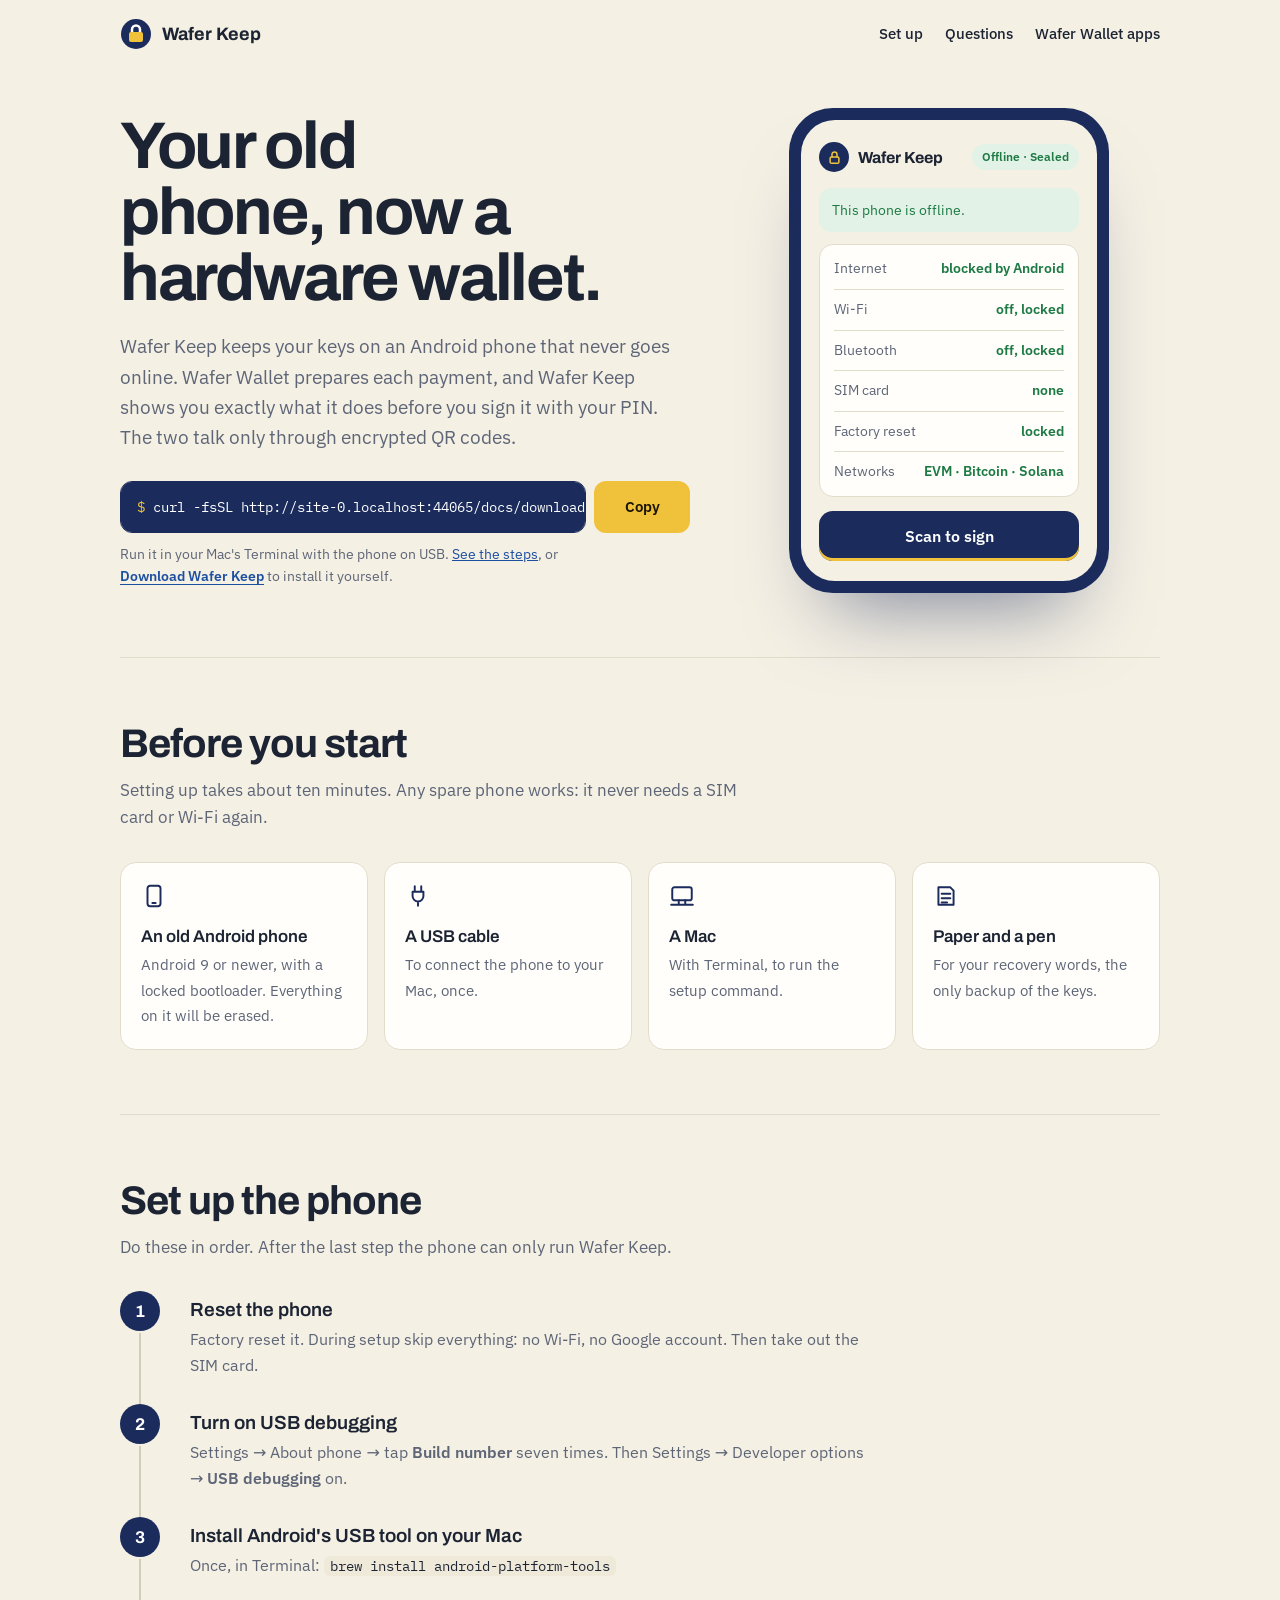
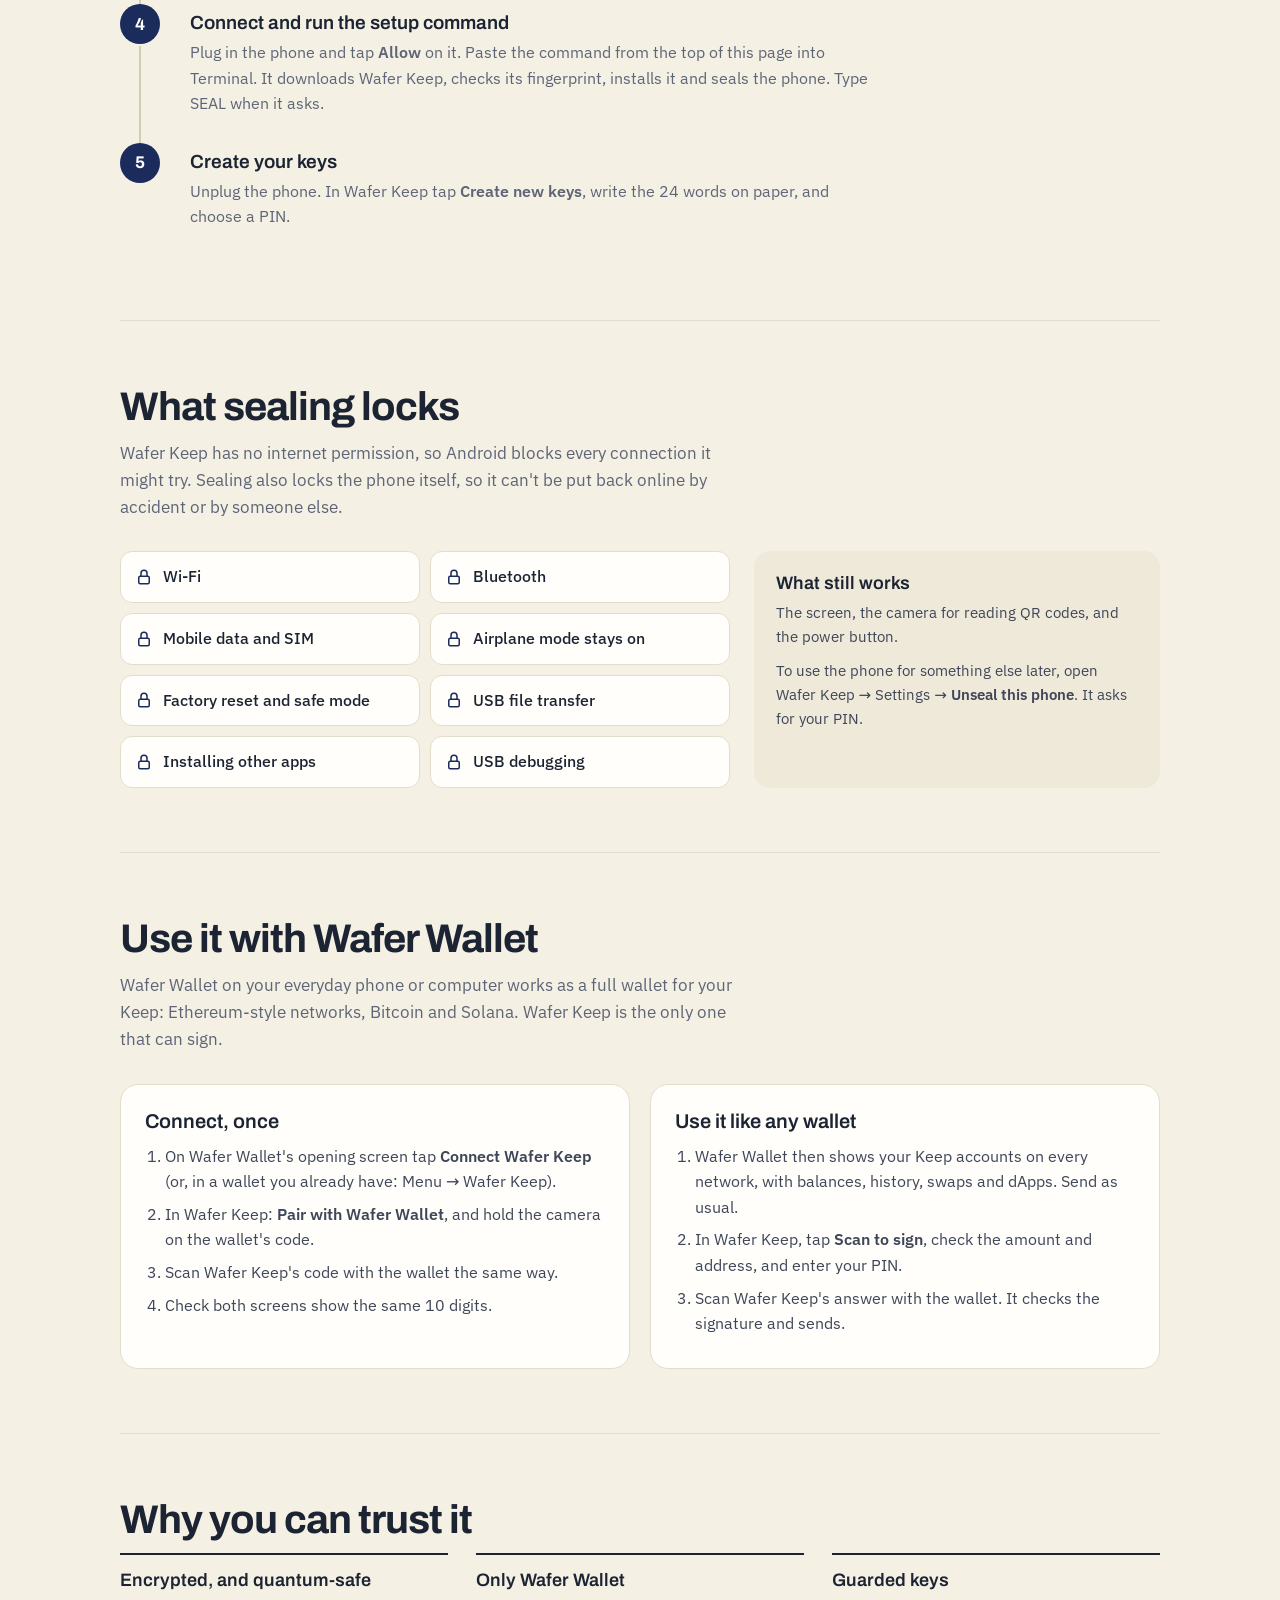
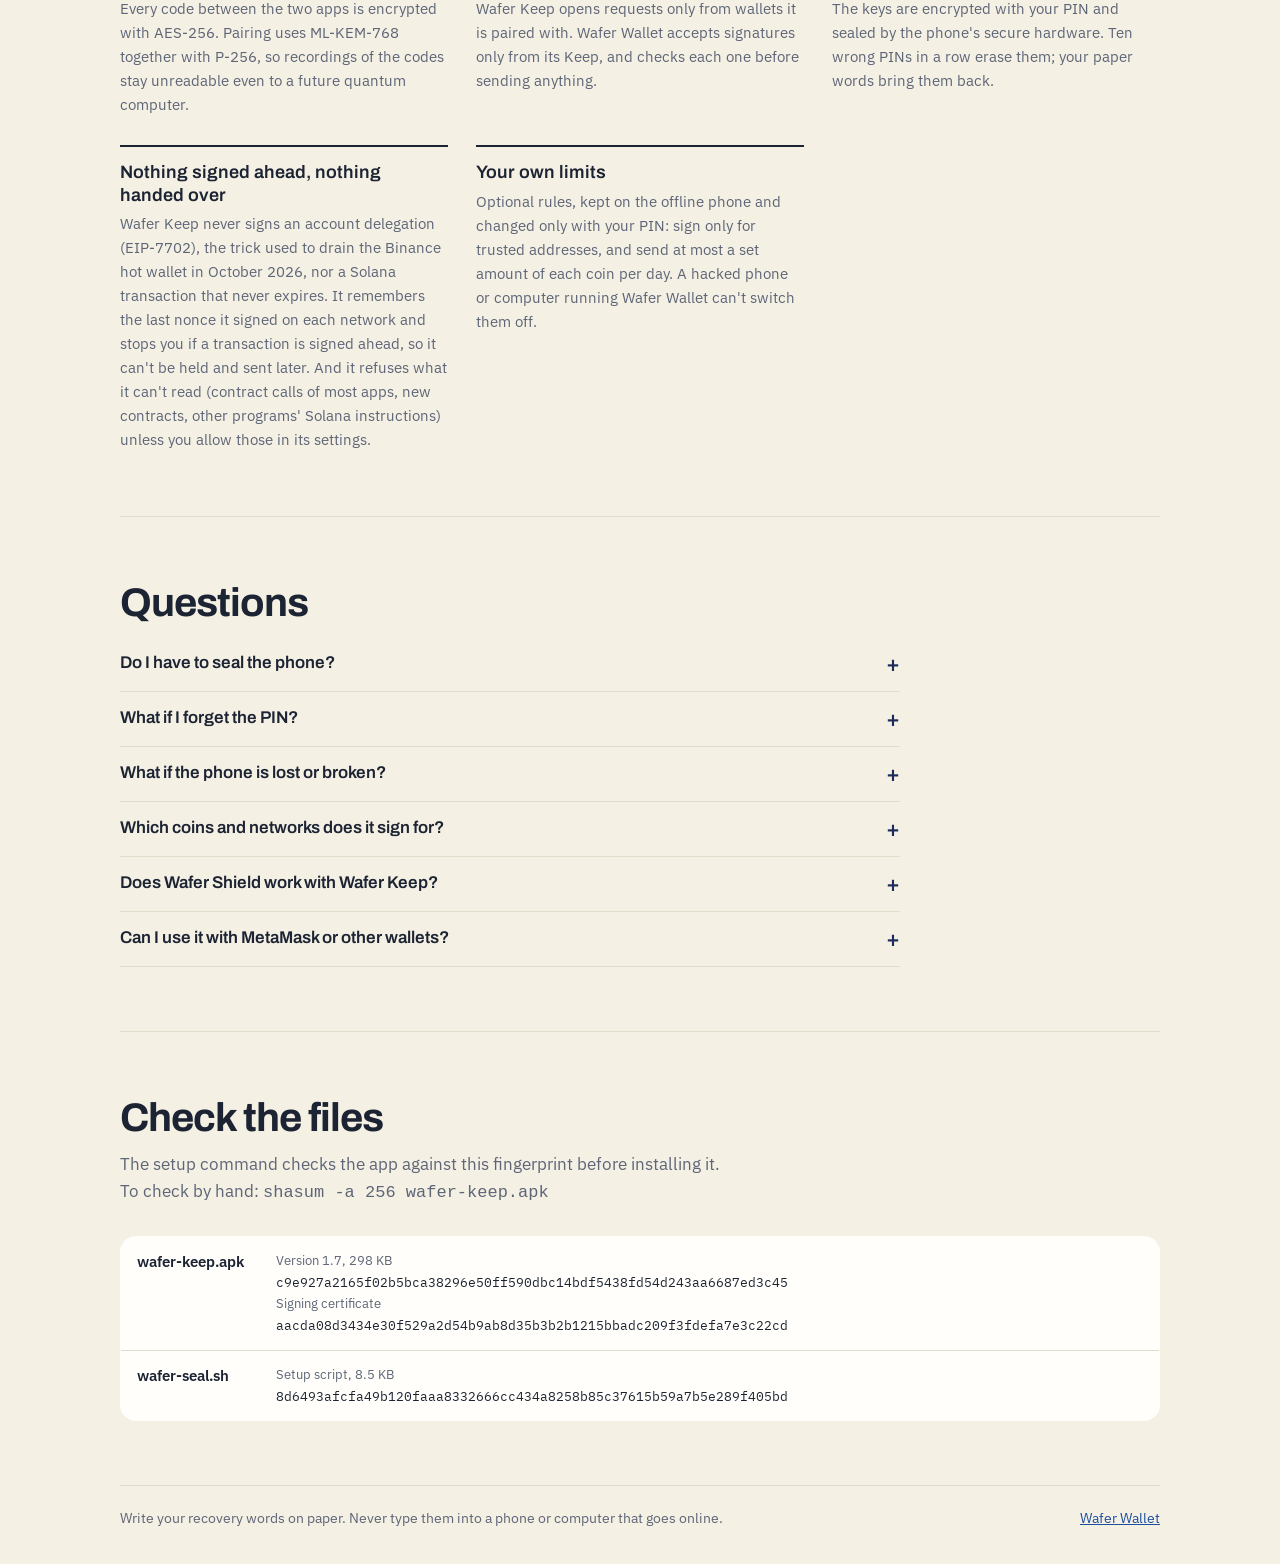
<file: docs/keep/index.html>
<!doctype html>
<html lang="en">
<head>
<meta charset="utf-8">
<meta name="viewport" content="width=device-width,initial-scale=1,viewport-fit=cover">
<meta http-equiv="Content-Security-Policy" content="default-src 'none'; script-src 'self'; style-src 'self'; img-src 'self' data:; font-src 'self'; connect-src 'self'; object-src 'none'; base-uri 'none'; form-action 'none'; require-trusted-types-for 'script'; trusted-types 'none'">
<meta name="referrer" content="no-referrer">
<meta name="description" content="Wafer Keep turns an old Android phone into an offline hardware wallet that signs for Wafer Wallet through encrypted QR codes. Set it up from your Mac in one command.">
<meta name="theme-color" content="#1a2b5c">
<link rel="icon" type="image/svg+xml" href="data:image/svg+xml,%3Csvg xmlns='http://www.w3.org/2000/svg' viewBox='0 0 64 64'%3E%3Ccircle cx='32' cy='32' r='30' fill='%231a2b5c'/%3E%3Crect x='18' y='28' width='28' height='20' rx='4' fill='%23f0c23c'/%3E%3Cpath d='M24 28v-5a8 8 0 0 1 16 0v5' fill='none' stroke='%23fffefa' stroke-width='5'/%3E%3C/svg%3E">
<title>Wafer Keep: an old phone as your hardware wallet</title>
<script src="../guard-bb41bc9bdde0.js" integrity="sha256-u0G8m93grahKnsRDgqqxjTLPHyxTK26BEKcnTgcXjT4="></script>
<link rel="stylesheet" href="keep-f1318acee828.css" integrity="sha256-8TGKzugomf1MSNm/Vb1HKyqGpjI2xQdt5HzmsT1MRSE=">
<link rel="stylesheet" href="../mirror.css"><script src="../mirror.js" defer></script>
</head>
<body>
<div class="wrap">
  <header class="bar">
    <a class="brand" href="../"><svg viewBox="0 0 64 64" aria-hidden="true"><circle cx="32" cy="32" r="30" fill="#1a2b5c"/><rect x="18" y="28" width="28" height="20" rx="4" fill="#f0c23c"/><path d="M24 28v-5a8 8 0 0 1 16 0v5" fill="none" stroke="#fffefa" stroke-width="5"/></svg>Wafer Keep</a>
    <nav aria-label="Pages"><a class="hide-sm" href="#setup">Set up</a><a class="hide-sm" href="#questions">Questions</a><a href="../download/">Wafer Wallet apps</a></nav>
  </header>

  <section class="hero">
    <div>
      <h1>Your old phone, now a hardware wallet.</h1>
      <p class="lede">Wafer Keep keeps your keys on an Android phone that never goes online. Wafer Wallet prepares each payment, and Wafer Keep shows you exactly what it does before you sign it with your PIN. The two talk only through encrypted QR codes.</p>
      <div class="cmd"><code>curl -fsSL https://wallet.wafer.page/download/wafer-seal.sh -o wafer-seal.sh &amp;&amp; bash wafer-seal.sh</code><button type="button">Copy</button></div>
      <p class="under">Run it in your Mac's Terminal with the phone on USB. <a href="#setup">See the steps</a>, or <button class="dlb" id="keepApk" type="button" data-base="../download/keep/" data-parts="13" data-tag="c9e927a2165f" data-sha="c9e927a2165f02b5bca38296e50ff590dbc14bdf5438fd54d243aa6687ed3c45"><span id="keepLabel">Download Wafer Keep</span></button> to install it yourself.</p>
      <p class="err" id="keepErr" role="status"></p>
    </div>
    <div class="phone" aria-hidden="true">
      <div class="screen">
        <div class="st"><span class="lk"><svg viewBox="0 0 24 24" aria-hidden="true"><rect x="5" y="11" width="14" height="10" rx="2"/><path d="M8 11V7a4 4 0 0 1 8 0v4"/></svg></span><b>Wafer Keep</b><span class="chip">Offline · Sealed</span></div>
        <div class="good">This phone is offline.</div>
        <div class="rows">
          <div><span>Internet</span><i>blocked by Android</i></div>
          <div><span>Wi-Fi</span><i>off, locked</i></div>
          <div><span>Bluetooth</span><i>off, locked</i></div>
          <div><span>SIM card</span><i>none</i></div>
          <div><span>Factory reset</span><i>locked</i></div>
          <div><span>Networks</span><i>EVM · Bitcoin · Solana</i></div>
        </div>
        <div class="big">Scan to sign</div>
      </div>
    </div>
  </section>

  <section class="sec">
    <h2>Before you start</h2>
    <p class="intro">Setting up takes about ten minutes. Any spare phone works: it never needs a SIM card or Wi-Fi again.</p>
    <ul class="need">
      <li><svg viewBox="0 0 24 24"><rect x="6" y="2.5" width="12" height="19" rx="2.5"/><path d="M10.5 18.5h3"/></svg><b>An old Android phone</b><span>Android 9 or newer, with a locked bootloader. Everything on it will be erased.</span></li>
      <li><svg viewBox="0 0 24 24"><path d="M9 3v5M15 3v5M7 8h10v4a5 5 0 0 1-10 0zM12 17v4"/></svg><b>A USB cable</b><span>To connect the phone to your Mac, once.</span></li>
      <li><svg viewBox="0 0 24 24"><rect x="3" y="4" width="18" height="12" rx="2"/><path d="M2 20h20M9 16v4M15 16v4"/></svg><b>A Mac</b><span>With Terminal, to run the setup command.</span></li>
      <li><svg viewBox="0 0 24 24"><path d="M5 4h11l3 3v13H5z"/><path d="M8 10h8M8 14h8M8 18h5"/></svg><b>Paper and a pen</b><span>For your recovery words, the only backup of the keys.</span></li>
    </ul>
  </section>

  <section class="sec" id="setup">
    <h2>Set up the phone</h2>
    <p class="intro">Do these in order. After the last step the phone can only run Wafer Keep.</p>
    <ol class="flow">
      <li><div><h3>Reset the phone</h3><p>Factory reset it. During setup skip everything: no Wi-Fi, no Google account. Then take out the SIM card.</p></div></li>
      <li><div><h3>Turn on USB debugging</h3><p>Settings → About phone → tap <b>Build number</b> seven times. Then Settings → Developer options → <b>USB debugging</b> on.</p></div></li>
      <li><div><h3>Install Android's USB tool on your Mac</h3><p>Once, in Terminal: <code class="in">brew install android-platform-tools</code></p></div></li>
      <li><div><h3>Connect and run the setup command</h3><p>Plug in the phone and tap <b>Allow</b> on it. Paste the command from the top of this page into Terminal. It downloads Wafer Keep, checks its fingerprint, installs it and seals the phone. Type SEAL when it asks.</p></div></li>
      <li><div><h3>Create your keys</h3><p>Unplug the phone. In Wafer Keep tap <b>Create new keys</b>, write the 24 words on paper, and choose a PIN.</p></div></li>
    </ol>
  </section>

  <section class="sec">
    <h2>What sealing locks</h2>
    <p class="intro">Wafer Keep has no internet permission, so Android blocks every connection it might try. Sealing also locks the phone itself, so it can't be put back online by accident or by someone else.</p>
    <div class="locks">
      <ul>
        <li><svg viewBox="0 0 24 24" aria-hidden="true"><rect x="5" y="11" width="14" height="10" rx="2"/><path d="M8 11V7a4 4 0 0 1 8 0v4"/></svg>Wi-Fi</li><li><svg viewBox="0 0 24 24" aria-hidden="true"><rect x="5" y="11" width="14" height="10" rx="2"/><path d="M8 11V7a4 4 0 0 1 8 0v4"/></svg>Bluetooth</li><li><svg viewBox="0 0 24 24" aria-hidden="true"><rect x="5" y="11" width="14" height="10" rx="2"/><path d="M8 11V7a4 4 0 0 1 8 0v4"/></svg>Mobile data and SIM</li><li><svg viewBox="0 0 24 24" aria-hidden="true"><rect x="5" y="11" width="14" height="10" rx="2"/><path d="M8 11V7a4 4 0 0 1 8 0v4"/></svg>Airplane mode stays on</li>
        <li><svg viewBox="0 0 24 24" aria-hidden="true"><rect x="5" y="11" width="14" height="10" rx="2"/><path d="M8 11V7a4 4 0 0 1 8 0v4"/></svg>Factory reset and safe mode</li><li><svg viewBox="0 0 24 24" aria-hidden="true"><rect x="5" y="11" width="14" height="10" rx="2"/><path d="M8 11V7a4 4 0 0 1 8 0v4"/></svg>USB file transfer</li><li><svg viewBox="0 0 24 24" aria-hidden="true"><rect x="5" y="11" width="14" height="10" rx="2"/><path d="M8 11V7a4 4 0 0 1 8 0v4"/></svg>Installing other apps</li><li><svg viewBox="0 0 24 24" aria-hidden="true"><rect x="5" y="11" width="14" height="10" rx="2"/><path d="M8 11V7a4 4 0 0 1 8 0v4"/></svg>USB debugging</li>
      </ul>
      <div class="stays">
        <h3>What still works</h3>
        <p>The screen, the camera for reading QR codes, and the power button.</p>
        <p>To use the phone for something else later, open Wafer Keep → Settings → <b>Unseal this phone</b>. It asks for your PIN.</p>
      </div>
    </div>
  </section>

  <section class="sec">
    <h2>Use it with Wafer Wallet</h2>
    <p class="intro">Wafer Wallet on your everyday phone or computer works as a full wallet for your Keep: Ethereum-style networks, Bitcoin and Solana. Wafer Keep is the only one that can sign.</p>
    <div class="duo">
      <div><h3>Connect, once</h3><ol><li>On Wafer Wallet's opening screen tap <b>Connect Wafer Keep</b> (or, in a wallet you already have: Menu → Wafer Keep).</li><li>In Wafer Keep: <b>Pair with Wafer Wallet</b>, and hold the camera on the wallet's code.</li><li>Scan Wafer Keep's code with the wallet the same way.</li><li>Check both screens show the same 10 digits.</li></ol></div>
      <div><h3>Use it like any wallet</h3><ol><li>Wafer Wallet then shows your Keep accounts on every network, with balances, history, swaps and dApps. Send as usual.</li><li>In Wafer Keep, tap <b>Scan to sign</b>, check the amount and address, and enter your PIN.</li><li>Scan Wafer Keep's answer with the wallet. It checks the signature and sends.</li></ol></div>
    </div>
  </section>

  <section class="sec">
    <h2>Why you can trust it</h2>
    <div class="trust">
      <div><h3>Encrypted, and quantum-safe</h3><p>Every code between the two apps is encrypted with AES-256. Pairing uses ML-KEM-768 together with P-256, so recordings of the codes stay unreadable even to a future quantum computer.</p></div>
      <div><h3>Only Wafer Wallet</h3><p>Wafer Keep opens requests only from wallets it is paired with. Wafer Wallet accepts signatures only from its Keep, and checks each one before sending anything.</p></div>
      <div><h3>Guarded keys</h3><p>The keys are encrypted with your PIN and sealed by the phone's secure hardware. Ten wrong PINs in a row erase them; your paper words bring them back.</p></div>
      <div><h3>Nothing signed ahead, nothing handed over</h3><p>Wafer Keep never signs an account delegation (EIP-7702), the trick used to drain the Binance hot wallet in October 2026, nor a Solana transaction that never expires. It remembers the last nonce it signed on each network and stops you if a transaction is signed ahead, so it can't be held and sent later. And it refuses what it can't read (contract calls of most apps, new contracts, other programs' Solana instructions) unless you allow those in its settings.</p></div>
      <div><h3>Your own limits</h3><p>Optional rules, kept on the offline phone and changed only with your PIN: sign only for trusted addresses, and send at most a set amount of each coin per day. A hacked phone or computer running Wafer Wallet can't switch them off.</p></div>
    </div>
  </section>

  <section class="sec" id="questions">
    <h2>Questions</h2>
    <details><summary>Do I have to seal the phone?</summary><p>No. You can install the app file on any phone with airplane mode on and no SIM card. Wafer Keep still has no internet permission. Sealing adds the locks above, which is safer for a phone kept as a wallet.</p></details>
    <details><summary>What if I forget the PIN?</summary><p>After ten wrong tries the keys are erased from the phone. Restore them in Wafer Keep with your recovery words and choose a new PIN. Your money is on the blockchain, not on the phone, so nothing is lost while you have the words.</p></details>
    <details><summary>What if the phone is lost or broken?</summary><p>Set up another phone and restore with your recovery words. Then pair it with Wafer Wallet again. Someone who finds the old phone still needs the PIN, and gets ten tries.</p></details>
    <details><summary>Which coins and networks does it sign for?</summary><p>Ethereum, BNB Chain and the other Ethereum-style networks Wafer Wallet supports, with their coins and tokens such as USDT and USDC; Bitcoin (native SegWit, bc1q…); and Solana with SOL, USDC and USDT. dApps and swaps in Wafer Wallet are signed on Keep too.</p></details>
    <details><summary>Does Wafer Shield work with Wafer Keep?</summary><p>Yes, as a dApp inside Wafer Wallet. Moving funds into Shield is signed on Wafer Keep. Your private balance is opened with one signature from Keep and then works on the online device while Shield is open, as with any wallet.</p></details>
    <details><summary>Can I use it with MetaMask or other wallets?</summary><p>No. Wafer Keep talks only to Wafer Wallet, through its own encrypted codes. That is what lets each side check the other.</p></details>
  </section>

  <section class="sec" id="verify">
    <h2>Check the files</h2>
    <p class="intro">The setup command checks the app against this fingerprint before installing it. To check by hand: <code class="in">shasum -a 256 wafer-keep.apk</code></p>
    <table class="verify"><tbody>
      <tr><td>wafer-keep.apk</td><td><small>Version 1.7, 298 KB</small><code>c9e927a2165f02b5bca38296e50ff590dbc14bdf5438fd54d243aa6687ed3c45</code><small>Signing certificate</small><code>aacda08d3434e30f529a2d54b9ab8d35b3b2b1215bbadc209f3fdefa7e3c22cd</code></td></tr>
      <tr><td>wafer-seal.sh</td><td><small>Setup script, 8.5 KB</small><code>8d6493afcfa49b120faaa8332666cc434a8258b85c37615b59a7b5e289f405bd</code></td></tr>
    </tbody></table>
  </section>

  <footer class="foot"><span>Write your recovery words on paper. Never type them into a phone or computer that goes online.</span><a href="../">Wafer Wallet</a></footer>
</div>
<script src="../download/download-70df7344aff5.js" integrity="sha256-cN9zRK/1P99iq2t3aENpaXwWMhu3TGEXIUdWyskhDEk="></script>
</body>
</html>
</file>
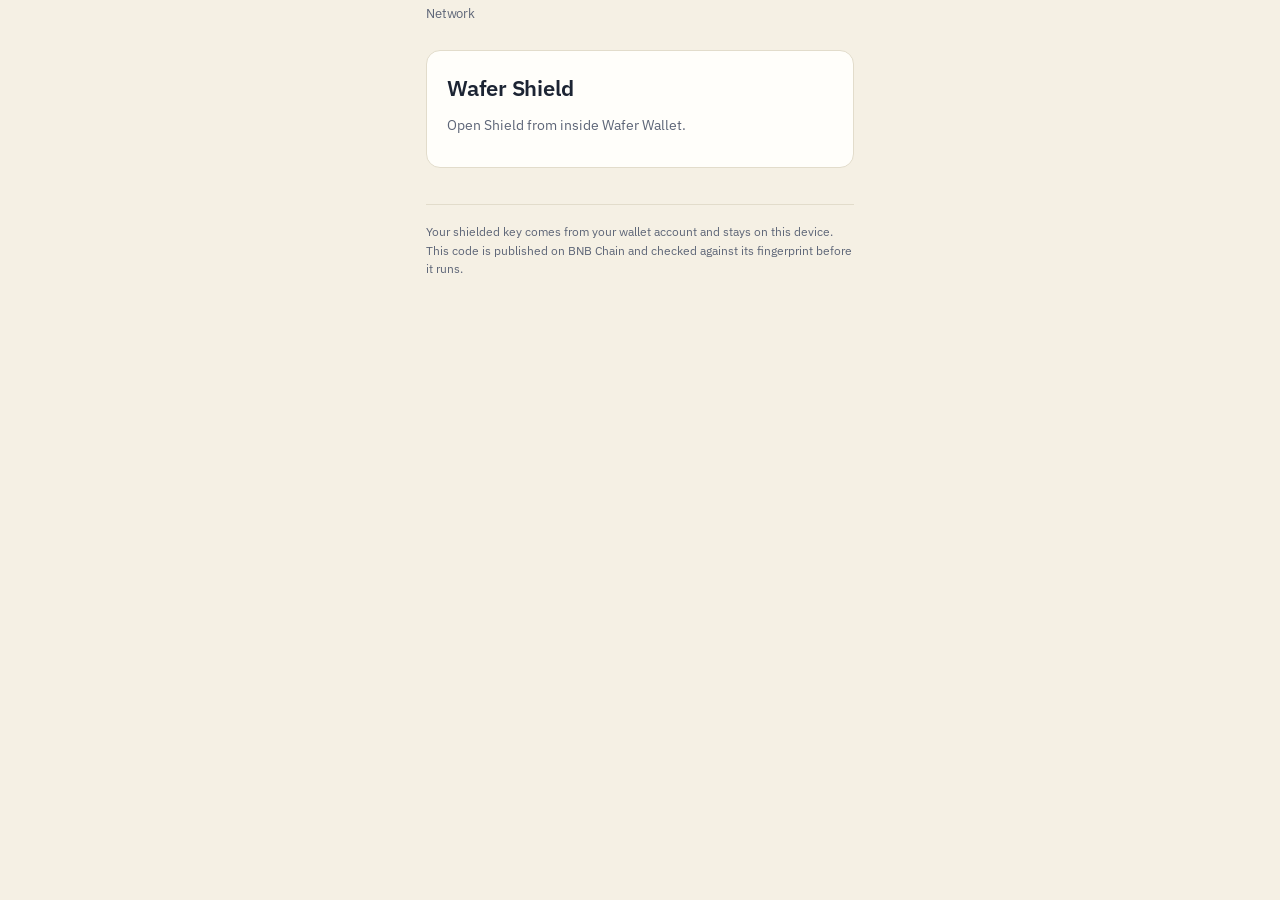
<file: docs/shield/index.html>
<!doctype html>
<html lang="en">
<head>
<meta charset="utf-8">
<meta name="viewport" content="width=device-width,initial-scale=1,viewport-fit=cover">
<meta http-equiv="Content-Security-Policy" content="default-src 'none'; script-src 'self' blob: 'wasm-unsafe-eval'; worker-src blob:; style-src 'self'; img-src 'self' data:; font-src 'self'; connect-src 'self' https://wafer.network; object-src 'none'; base-uri 'none'; form-action 'none'">
<meta name="referrer" content="no-referrer">
<meta name="robots" content="noindex">
<title>Shield</title>
<link rel="stylesheet" href="shield-bdf090af326c.css" integrity="sha256-vfCQrzJsyVu3ckEdWZBy1YeQV3vvsxlcaDcdWzV8k5I=">
</head>
<body class="hosted">
<div class="app">
<header class="top">
<span class="brand">Network</span>
<nav class="nav" aria-label="Chains"><span id="chain-switch" class="chain"></span></nav>
</header>
<main id="view"><p class="note">Loading…</p></main>
<footer class="foot">Your shielded key comes from your wallet account and stays on this device. This code is published on BNB Chain and checked against its fingerprint before it runs.</footer>
</div>
<div id="toast" role="status" aria-live="polite"></div>
<script src="boot-3bc38eb09529.js" integrity="sha256-i+WRLGax21kPKUSMxZXlXni+RWFEazmMbnHNUwPnj3g="></script>
</body>
</html>
</file>
<file: docs/wallet-502b32c4a22c.css>
@font-face{font-family:"Archivo";src:url(fonts/archivo-latin-600-normal.woff2) format("woff2");font-weight:600;font-display:swap}
@font-face{font-family:"Archivo";src:url(fonts/archivo-latin-700-normal.woff2) format("woff2");font-weight:700;font-display:swap}
@font-face{font-family:"IBM Plex Sans";src:url(fonts/ibm-plex-sans-latin-400-normal.woff2) format("woff2");font-weight:400;font-display:swap}
@font-face{font-family:"IBM Plex Sans";src:url(fonts/ibm-plex-sans-latin-500-normal.woff2) format("woff2");font-weight:500;font-display:swap}
@font-face{font-family:"IBM Plex Sans";src:url(fonts/ibm-plex-sans-latin-600-normal.woff2) format("woff2");font-weight:600 700;font-display:swap}
@font-face{font-family:"IBM Plex Mono";src:url(fonts/ibm-plex-mono-latin-400-normal.woff2) format("woff2");font-weight:400;font-display:swap}
@font-face{font-family:"IBM Plex Mono";src:url(fonts/ibm-plex-mono-latin-500-normal.woff2) format("woff2");font-weight:500 700;font-display:swap}
/* Wafer tapeout sheet: paper, navy, gold. Dies (rounded rectangles) are the one recurring motif. */
:root{
--bg:#f5f0e4; --surface:#fffefa; --sunk:#efe9da; --ink:#1c2433; --muted:#5d6577; --line:#e2dccb; --line-2:#d3ccb8;
--accent:#1a2b5c; --on-accent:#fff; --accent-soft:#e3e7f2; --gold:#f0c23c; --gold-ink:#6b4e00; --gold-soft:#fbe9a6;
--ok:#1f7a45; --ok-soft:#dcefe2; --bad:#a31d1d; --bad-soft:#f7e1e1; --live:#1d4fa0; --live-soft:#dfe8f8;
--eth:#627eea; --btc:#f7931a;
--f-body:"IBM Plex Sans",system-ui,-apple-system,"Segoe UI",Roboto,sans-serif;
--f-disp:"Archivo","IBM Plex Sans",system-ui,sans-serif;
--f-mono:"IBM Plex Mono",ui-monospace,"SF Mono",Menlo,Consolas,monospace;
--r:12px; --r-sm:10px; --lift:0 1px 0 rgba(28,36,51,.05),0 12px 32px -18px rgba(28,36,51,.35); color-scheme:light}
@media (prefers-color-scheme:dark){:root:not([data-theme=light]){
--bg:#0d1322; --surface:#151d33; --sunk:#10172b; --ink:#ece8dd; --muted:#98a1b6; --line:#253050; --line-2:#33406a;
--accent:#f0c23c; --on-accent:#1a1400; --accent-soft:#2a2a26; --gold-ink:#f3cf62; --gold-soft:#332c16;
--ok:#5fcf8d; --ok-soft:#14301f; --bad:#ff8a8a; --bad-soft:#3a1c22; --live:#9dbcff; --live-soft:#1b2848;
--lift:0 1px 0 rgba(0,0,0,.25),0 16px 40px -18px rgba(0,0,0,.7); color-scheme:dark}}
*{box-sizing:border-box}
html,body{margin:0;background:var(--bg);color:var(--ink);font:400 15px/1.5 var(--f-body);-webkit-text-size-adjust:100%;-webkit-font-smoothing:antialiased}
button,input,select,textarea{font:inherit;color:inherit}
button{cursor:pointer}
a{color:var(--live)}
b,strong{font-weight:600}
[hidden]{display:none!important}
:focus-visible{outline:2px solid var(--gold);outline-offset:2px}
.muted{color:var(--muted)} .mono{font-family:var(--f-mono)}
.app{max-width:460px;margin:0 auto;min-height:100dvh;display:flex;flex-direction:column}
/* top bar */
.top{display:flex;align-items:center;gap:10px;padding:calc(12px + env(safe-area-inset-top)) 16px 10px;position:sticky;top:0;z-index:5;background:var(--bg)}
.brand{display:flex;align-items:center;gap:8px;font:700 16px/1 var(--f-disp);letter-spacing:-.01em;margin-right:auto}
.brand svg{width:26px;height:26px}
.net{display:flex;align-items:center;gap:6px;padding:0 4px 0 11px;height:36px;border:1px solid var(--line);border-radius:999px;background:var(--surface);font-weight:500;font-size:13.5px}
.net svg{color:var(--muted)}
.net select{border:0;background:transparent;font-weight:600;outline:none;height:34px;padding-right:6px;cursor:pointer}
.icon-btn{width:36px;height:36px;border-radius:var(--r-sm);border:1px solid var(--line);background:var(--surface);display:grid;place-items:center;color:var(--ink)}
.icon-btn svg{width:18px;height:18px}
.main{flex:1;padding:6px 16px calc(28px + env(safe-area-inset-bottom))}
/* surfaces */
.card{background:var(--surface);border:1px solid var(--line);border-radius:var(--r);padding:18px;margin-bottom:14px}
/* buttons */
.btn{display:inline-flex;align-items:center;justify-content:center;gap:8px;padding:11px 16px;border-radius:var(--r-sm);border:1px solid var(--line-2);background:var(--surface);font-weight:600;min-height:48px;width:100%;transition:background-color .15s,border-color .15s,transform .05s}
.btn:hover:not(:disabled){border-color:var(--ink)}
.btn:active:not(:disabled){transform:translateY(1px)}
.btn.pri{background:var(--accent);border-color:var(--accent);color:var(--on-accent)}
.btn.pri:hover:not(:disabled){filter:brightness(1.12)}
.btn.gold{background:var(--gold);border-color:var(--gold);color:#241a00}
.btn.bad{background:var(--bad-soft);border-color:transparent;color:var(--bad)}
.btn.sm{min-height:36px;padding:6px 12px;width:auto;font-size:13.5px}
.btn:disabled{opacity:.45;cursor:default}.btn.hold{pointer-events:none;opacity:.45}
.btn svg{width:18px;height:18px;flex:none}
.row2{display:grid;grid-template-columns:1fr 1fr;gap:10px}
.row3{display:grid;grid-template-columns:repeat(3,1fr);gap:8px}
/* forms */
.field{margin-bottom:16px}
label.f{display:block;font-size:13px;font-weight:600;margin-bottom:6px}
input[type=text],input[type=password],input[type=number],textarea,select.full{width:100%;border:1px solid var(--line-2);border-radius:var(--r-sm);padding:12px 13px;background:var(--surface);min-height:48px}
input::placeholder,textarea::placeholder{color:var(--muted);opacity:.8}
input:focus,textarea:focus,select:focus{outline:2px solid var(--gold);outline-offset:0;border-color:transparent}
input[type=checkbox]{width:18px;height:18px;accent-color:var(--accent);flex:none;margin:2px 0 0}
textarea{resize:vertical;min-height:96px;font-family:var(--f-mono);font-size:13.5px;line-height:1.45}
.hint{font-size:13px;margin-top:6px;color:var(--muted)} .hint.ok{color:var(--ok)} .hint.bad{color:var(--bad)}
.hint:empty{display:none}
.center{text-align:center}
.check{display:flex;gap:10px;align-items:flex-start;font-size:14px;cursor:pointer}
/* headings */
h1.ttl{font:600 24px/1.2 var(--f-disp);letter-spacing:-.015em;margin:4px 0 8px}
.lede{color:var(--muted);margin:0 0 18px;max-width:60ch}
/* step progress: three dies */
.steps{display:flex;align-items:center;gap:10px;margin:6px 0 14px;font-size:12.5px;color:var(--muted)}
.steps i{display:block;width:22px;height:8px;border-radius:3px;background:var(--line)}
.steps i.on{background:var(--accent)}
.steps span{margin-left:4px}
/* share meter: the 2-of-3 factors as three dies */
.meter{margin:4px 0 18px}
.meter .dies{display:grid;grid-template-columns:repeat(3,1fr);gap:8px}
.die{position:relative;border-radius:var(--r-sm);padding:10px 10px 9px;border:1.5px dashed var(--line-2);color:var(--muted);min-height:66px;display:flex;flex-direction:column;justify-content:space-between;font-size:12.5px;line-height:1.25;transition:background-color .25s,border-color .25s,color .25s}
.die svg{width:18px;height:18px}
.die b{font-weight:600;font-size:13px}
.die.have{border:1.5px solid var(--accent);background:var(--accent);color:var(--on-accent)}
.die.next{border:1.5px solid var(--gold);color:var(--ink);background:var(--gold-soft)}
.die.off{opacity:.55}
.die .tick{position:absolute;top:8px;right:9px;font-size:12px}
.meter .cap{display:flex;justify-content:space-between;font-size:12.5px;color:var(--muted);margin-top:7px}
/* balance hero */
.hero{padding:14px 2px 6px}
.hero .lab0{font-size:13px;color:var(--muted)}
.total{padding:0}
.total .amt{font:700 44px/1.05 var(--f-disp);letter-spacing:-.025em;font-variant-numeric:tabular-nums;margin:4px 0 2px;min-height:46px}
.total .amt.skel{width:60%}
.total .lab{color:var(--muted);font-size:14px;font-variant-numeric:tabular-nums}
.chip{display:inline-flex;align-items:center;gap:6px;margin-top:12px;padding:5px 10px;border-radius:999px;border:1px solid var(--line);background:var(--surface);font:500 12.5px var(--f-mono);color:var(--ink)}
.chip svg{width:14px;height:14px;color:var(--muted)}
.actions{display:grid;grid-template-columns:1fr 1fr;gap:10px;margin:18px 0 20px}
.actions.three{grid-template-columns:1fr 1fr 1fr;gap:8px}
.actions.three .btn{padding:11px 8px;gap:6px}
/* Wafer Shield, built in: a full-height layer over the wallet, holding the frame Shield runs in */
.shl{position:fixed;inset:0;z-index:30;background:var(--bg);display:flex;flex-direction:column;align-items:center}
.shh{display:flex;align-items:center;gap:10px;width:100%;max-width:460px;padding:calc(10px + env(safe-area-inset-top)) 16px 6px}
.shh .back{margin:0}
.shh b{font:700 16px/1 var(--f-disp);margin-right:auto}
.shh .chip{margin-top:0}
.shn{width:100%;max-width:460px;padding:24px 16px}
.shf{flex:1;width:100%;max-width:460px;border:0;background:var(--bg);color-scheme:light dark}
.sect{display:flex;justify-content:space-between;align-items:baseline;margin:6px 2px 8px;font-size:13px;color:var(--muted)}
.sect b{font:600 15px var(--f-disp);color:var(--ink)}
/* asset list: one surface, divided rows */
.list{background:var(--surface);border:1px solid var(--line);border-radius:var(--r);overflow:hidden;margin-bottom:12px}
.list .asset{border:0;border-radius:0;margin:0;border-bottom:1px solid var(--line)}
.list .asset:last-child,.list #tokList .asset:last-child{border-bottom:0}
.list > .asset:has(+ #tokList:not(:empty)){border-bottom:1px solid var(--line)}
.asset{display:flex;align-items:center;gap:12px;padding:13px 14px;border:1px solid var(--line);border-radius:var(--r);background:var(--surface);margin-bottom:10px;width:100%;text-align:left}
.asset:hover{background:var(--sunk)}
.coin{width:38px;height:38px;border-radius:50%;display:grid;place-items:center;color:#fff;font-weight:700;flex:none;font-size:12px}
.coin.eth{background:var(--eth)} .coin.btc{background:var(--btc)} .coin.bnb{background:#f3ba2f;color:#1a1a1a} .coin.pol{background:#8247e5}
.coin.logo{background:transparent} .coin.logo svg{width:38px;height:38px;display:block;border-radius:50%}
.asset .nm{flex:1;min-width:0}
.asset .nm .t1{font-weight:600}
.asset .nm .t2{font-size:12.5px;color:var(--muted);white-space:nowrap;overflow:hidden;text-overflow:ellipsis}
.asset .bal{text-align:right;white-space:nowrap}
.asset .bal .b1{font-weight:600;font-variant-numeric:tabular-nums}
.asset .bal .b2{font-size:12.5px;color:var(--muted);font-variant-numeric:tabular-nums}
.addlink{display:flex;align-items:center;justify-content:center;gap:6px;width:100%;background:none;border:1px dashed var(--line-2);border-radius:var(--r);padding:12px;color:var(--muted);font-weight:500}
.addlink:hover{color:var(--ink);border-color:var(--ink)}
.addlink svg{width:16px;height:16px}
/* misc content */
.addr{font-family:var(--f-mono);font-size:13px;word-break:break-all;background:var(--sunk);border-radius:var(--r-sm);padding:11px 12px;line-height:1.5}
.qr{width:208px;height:208px;margin:6px auto 14px;background:#fff;border-radius:var(--r);padding:12px;border:1px solid var(--line)}
.qr svg{width:100%;height:100%;display:block}
.words{display:grid;grid-template-columns:repeat(3,1fr);gap:6px;margin:14px 0;counter-reset:w}
.words span{background:var(--surface);border:1px solid var(--line);border-radius:8px;padding:9px 8px;font:500 13.5px var(--f-mono);display:flex;gap:7px;align-items:baseline}
.words span b{color:var(--muted);font-weight:400;font-size:11.5px;min-width:16px;text-align:right}
.warn,.danger,.note{border-radius:var(--r-sm);padding:11px 13px;font-size:13.5px;line-height:1.45}
.warn{background:var(--gold-soft);color:var(--gold-ink)}
.danger{background:var(--bad-soft);color:var(--bad)}
.note{background:var(--sunk);color:var(--ink)}
.seg{display:flex;background:var(--sunk);border-radius:var(--r-sm);padding:4px;gap:4px;margin-bottom:14px}
.seg button{flex:1;border:0;background:transparent;padding:9px;border-radius:8px;font-weight:600;color:var(--muted)}
.seg button[aria-pressed=true]{background:var(--surface);color:var(--ink);box-shadow:0 1px 2px rgba(0,0,0,.08)}
.back{background:none;border:0;color:var(--muted);font-weight:500;padding:6px 0;margin:0 0 4px;width:auto;display:inline-flex;gap:4px;align-items:center}
.back:hover{color:var(--ink)}
.back svg{width:16px;height:16px}
.link{background:none;border:0;color:var(--live);font-weight:500;padding:8px 0;display:block;margin:6px auto 0}
.rowline{display:flex;justify-content:space-between;gap:10px;padding:10px 0;border-bottom:1px solid var(--line);font-size:14px}
.rowline:last-child{border:0}
.rowline span:last-child{font-weight:600;text-align:right;font-variant-numeric:tabular-nums;word-break:break-all}
.tx{display:flex;align-items:center;gap:11px;padding:11px 0;border-bottom:1px solid var(--line)}
.tx:last-child{border:0}
.tx .ar{width:34px;height:34px;border-radius:50%;display:grid;place-items:center;flex:none}
.tx .ar.in{background:var(--ok-soft);color:var(--ok)} .tx .ar.out{background:var(--live-soft);color:var(--live)}
.tx .ar svg{width:16px;height:16px}
.tx .d{flex:1;min-width:0} .tx .d .t1{font-weight:600;font-size:14px} .tx .d .t2{font-size:12px;color:var(--muted)}
.tx .v{text-align:right;font-weight:600;font-variant-numeric:tabular-nums;font-size:14px}
/* menu */
.menu{background:var(--bg);border:1px solid var(--line);border-radius:var(--r);overflow:hidden;margin-bottom:12px}
.mi{display:flex;align-items:center;gap:12px;width:100%;padding:13px 14px;background:var(--surface);border:0;border-bottom:1px solid var(--line);text-align:left}
.mi:last-child{border-bottom:0}
.mi:hover{background:var(--sunk)}
.mi .ic{width:32px;height:32px;border-radius:8px;background:var(--sunk);display:grid;place-items:center;flex:none}
.mi .ic svg{width:17px;height:17px}
.mi .tx1{flex:1;min-width:0}
.mi .tx1 div:first-child{font-weight:600}
.mi .tx1 div+div{font-size:12.5px;color:var(--muted)}
.mi .chev{color:var(--muted)} .mi .chev svg{width:16px;height:16px}
.mi.bad,.mi.bad .ic{color:var(--bad)}
.badge{font-size:11.5px;font-weight:600;padding:3px 8px;border-radius:999px;white-space:nowrap}
.badge.ok{background:var(--ok-soft);color:var(--ok)} .badge.todo{background:var(--gold-soft);color:var(--gold-ink)}
/* recovery kit card (also what gets printed) */
.kitcard{border:1px solid var(--line-2);border-radius:var(--r);background:var(--surface);padding:16px;margin:12px 0}
.kitcard .kh{display:flex;align-items:center;gap:10px;margin-bottom:12px}
.kitcard .kh svg{width:28px;height:28px;flex:none}
.kitcard .kh div:first-of-type{font:600 15px var(--f-disp)}
.kitcard .kh div+div{font-size:12.5px;color:var(--muted)}
.kitcard .kb{display:grid;grid-template-columns:112px 1fr;gap:12px;align-items:center}
.kitcard .kq{background:#fff;border-radius:8px;padding:6px;border:1px solid var(--line)}
.kitcard .kq svg{display:block;width:100%;height:auto}
.kitcard .addr{font-size:11.5px;padding:9px 10px}
.kitcard .kf{font-size:12px;color:var(--muted);margin-top:12px;line-height:1.45}
.banner{display:flex;gap:12px;align-items:center;justify-content:space-between;background:var(--gold-soft);color:var(--gold-ink);border-radius:var(--r-sm);padding:10px 10px 10px 13px;font-size:13.5px;margin:4px 0 6px}
.banner .btn{flex:none}
.site{display:flex;align-items:center;gap:12px;background:var(--surface);border:1px solid var(--line);border-radius:var(--r);padding:12px 14px}
.site .fav{width:36px;height:36px;border-radius:9px;background:var(--accent);color:var(--on-accent);display:grid;place-items:center;font:700 16px var(--f-disp);flex:none}
.site .who div:first-child{font-weight:600;word-break:break-all}
.site .who div+div{font-size:13px;color:var(--muted)}
label.mi input[type=radio]{width:18px;height:18px;accent-color:var(--accent);margin:0;flex:none}
details summary{list-style:revert}
/* secret viewer: canvas only, hidden by default, 21-second reveal */
.secretbox{margin:4px 0 16px}
.secret{position:relative;border-radius:var(--r);border:1px solid var(--line);background:var(--sunk);min-height:132px;overflow:hidden;-webkit-user-select:none;user-select:none;-webkit-touch-callout:none}
.secret canvas{display:block;margin:5px}
.secret .cover{position:absolute;inset:0;display:flex;flex-direction:column;align-items:center;justify-content:center;gap:4px;color:var(--muted);text-align:center;font-size:12.5px;background:repeating-linear-gradient(135deg,var(--sunk) 0 10px,var(--bg) 10px 20px)}
.secret .cover svg{width:22px;height:22px}
.secret .cover b{color:var(--ink);font-weight:600;font-size:14px}
.secret.on .cover{display:none}
.secret .timer{position:absolute;left:0;right:0;bottom:0;height:3px;background:transparent}
.secret .timer i{display:block;height:100%;width:0;background:var(--gold)}
.secret:not(.on) .timer{display:none}
.srow{display:flex;align-items:center;gap:12px;margin-top:10px}
.srow .btn{width:auto;flex:none}
.tleft{font-size:13px;color:var(--muted);font-variant-numeric:tabular-nums}
@media print{.secret,.secretbox{display:none!important}}
.net{cursor:pointer;padding:0 10px 0 6px;gap:7px;color:var(--ink)}
.net:hover{border-color:var(--line-2)}
.net .chev{width:14px;height:14px;color:var(--muted)}
.nlogo{width:22px;height:22px;border-radius:50%;display:grid;place-items:center;overflow:hidden;flex:none;font:700 10px var(--f-disp);color:#fff;background:var(--accent)}
.nlogo svg{width:22px;height:22px;display:block}
.netsheet .search{margin-bottom:12px}
.netsheet .grp{font-size:12.5px;color:var(--muted);margin:14px 2px 6px;display:flex;justify-content:space-between}
.netsheet .mi .nlogo{width:30px;height:30px;font-size:12px}
.netsheet .mi .nlogo svg{width:30px;height:30px}
.netsheet .mi.cur{background:var(--sunk)}
.netsheet .mi .tick{color:var(--ok);font-weight:600}
.netsheet .tog{display:flex;align-items:center;gap:8px;font-size:13px;color:var(--muted);margin:12px 2px 0;cursor:pointer}
.nlogo.all{background:transparent!important;border-radius:6px!important}
.nlogo.all svg{width:100%;height:100%;display:block}
.fulladdr{font-size:12px;line-height:1.4;word-break:break-all;text-align:right;max-width:68%}
.tdtree{background:var(--surface);border:1px solid var(--line);border-radius:var(--r);padding:8px 12px;margin:0 0 14px;max-height:340px;overflow:auto;font-size:13px}
.tdtree .tdk{font-weight:600;padding:5px 0 2px;color:var(--ink)}
.tdtree .tdv{display:flex;justify-content:space-between;gap:12px;padding:4px 0;border-bottom:1px solid var(--line)}
.tdtree .tdv:last-child{border-bottom:0}
.tdtree .tdv span:first-child{color:var(--muted);flex:none}
.tdtree .tdv span:last-child{text-align:right;word-break:break-all;font-weight:500}
.tdtree .tdv .mono{font-size:12px}
.chips{display:flex;flex-wrap:wrap;gap:8px;margin-top:12px}
.chips .chip{margin-top:0}
.chip.acct{font-family:var(--f-body);font-weight:600}
.chip.acct svg:last-child{transform:rotate(90deg)}
.icon-btn.rm{color:var(--muted)}
.loading{padding:24px 4px}
.pinbox{display:block;width:100%;max-width:260px;margin:6px auto 8px;text-align:center;font:600 28px/1 var(--f-mono);letter-spacing:.45em;padding:14px 0 14px .45em}
.field .pinbox{margin:0;max-width:none}
.icon-btn.rf{cursor:pointer;color:var(--muted)} .icon-btn.rf:hover{color:var(--ink)}
.icon-btn.rf.sm{width:30px;height:30px} .icon-btn.rf.sm svg{width:15px;height:15px}
.icon-btn.rf.busy{pointer-events:none} .icon-btn.rf.busy svg{animation:sp .8s linear infinite}
.hero{position:relative} .hero>.icon-btn.rf{position:absolute;top:12px;right:2px}
.hist .hh{display:flex;align-items:center;justify-content:space-between;margin-bottom:6px}
a.tx{color:inherit;text-decoration:none} a.tx:hover .t1{text-decoration:underline}
.tx.fail .v{text-decoration:line-through;color:var(--muted)}
@media (prefers-reduced-motion:reduce){.icon-btn.rf.busy svg{animation:none;opacity:.5}}
.icon-btn.rm:hover{color:var(--bad);border-color:var(--bad)}
/* feedback */
#toast{position:fixed;left:50%;bottom:calc(20px + env(safe-area-inset-bottom));transform:translateX(-50%);display:grid;gap:8px;width:min(420px,calc(100% - 32px));z-index:50;pointer-events:none}
#toast div{background:var(--ink);color:var(--bg);padding:11px 14px;border-radius:var(--r-sm);font-size:14px;box-shadow:var(--lift);animation:tin .2s ease-out}
@keyframes tin{from{opacity:0;transform:translateY(6px)}}
.ov{position:fixed;inset:0;background:rgba(10,14,28,.45);display:grid;place-items:end center;z-index:40;animation:fade .15s}
@keyframes fade{from{opacity:0}}
@media(min-width:520px){.ov{place-items:center}}
.sheet{width:min(460px,100%);max-height:92dvh;overflow:auto;background:var(--surface);border-radius:18px 18px 0 0;padding:20px 18px calc(18px + env(safe-area-inset-bottom));box-shadow:var(--lift);animation:up .22s cubic-bezier(.2,.8,.2,1)}
.sheet::before{content:"";display:block;width:36px;height:4px;border-radius:2px;background:var(--line-2);margin:-8px auto 14px}
.sheet .menu{background:var(--surface)}
@keyframes up{from{transform:translateY(24px);opacity:.6}}
@media(min-width:520px){.sheet{border-radius:18px}.sheet::before{display:none}}
.spin{display:inline-block;width:15px;height:15px;border:2px solid currentColor;border-right-color:transparent;border-radius:50%;animation:sp .7s linear infinite;vertical-align:-2px}
@keyframes sp{to{transform:rotate(360deg)}}
.skel{color:transparent!important;background:linear-gradient(90deg,var(--sunk),var(--line),var(--sunk));background-size:200% 100%;animation:sk 1.2s infinite;border-radius:6px}
@keyframes sk{to{background-position:-200% 0}}
/* entry screens */
.lock{display:flex;flex-direction:column;min-height:calc(100dvh - 60px);padding:28px 4px 8px}
.lock .mark{width:52px;height:52px;margin-bottom:20px}
.lock h1.ttl{font-size:30px}
.lock .grow{flex:1;min-height:24px}
.lock .btn+.btn{margin-top:10px}
.or{display:flex;align-items:center;gap:10px;color:var(--muted);font-size:13px;margin:22px 0 12px}
.or::before,.or::after{content:"";flex:1;height:1px;background:var(--line)}
.foot{text-align:center;color:var(--muted);font-size:12px;padding:10px 16px 20px}
.foot a{display:inline-block;margin-top:8px;font-size:13px;font-weight:600;color:var(--live)}
@media (prefers-reduced-motion:reduce){*{animation:none!important;transition:none!important}}
@media print{
body{background:#fff!important;color:#000}
.app,#toast,.ov{display:none!important}
#printKit{display:block!important;padding:24px;font-family:var(--f-body)}
}
#printKit{display:none}
</file>
<file: docs/site-faa9d46f07d6.css>
/* ---- Discover and the app's browser (dapps.js) ---- */
.dx{position:fixed;inset:0;z-index:25;background:var(--bg);overflow-y:auto;-webkit-overflow-scrolling:touch}
.dx-head,.dx-search,.dx-body{max-width:520px;margin:0 auto;padding-left:16px;padding-right:16px}
.dx-head{display:grid;grid-template-columns:1fr auto 1fr;align-items:center;padding-top:calc(10px + env(safe-area-inset-top));padding-bottom:6px}
.dx-head b{font:700 17px var(--f-disp);letter-spacing:-.01em}
.dx-search{display:flex;align-items:center;gap:10px;margin:6px 16px;background:var(--surface);border:1px solid var(--line-2);border-radius:14px;min-height:50px;color:var(--muted);max-width:488px;padding:0 14px}
.dx-search:focus-within{border-color:var(--muted);box-shadow:none}
.dx-in,.dx-in:focus,.dx-in:focus-visible{flex:1;min-width:0;border:0;background:transparent;font:16px var(--f-body);color:var(--ink);outline:none;box-shadow:none;padding:12px 0;-webkit-appearance:none;appearance:none}
.dx-body{padding-bottom:calc(32px + env(safe-area-inset-bottom))}
.dx-sec{margin-top:18px}.dx-sec h2{font:600 12px var(--f-mono);letter-spacing:.08em;text-transform:uppercase;color:var(--muted);margin:0 0 8px}
.dx-row{display:flex;gap:8px;overflow-x:auto;padding-bottom:4px;scrollbar-width:none}.dx-row::-webkit-scrollbar{display:none}
.dx-chip{display:inline-flex;align-items:center;gap:8px;flex:none;padding:6px 12px 6px 6px;border-radius:999px;border:1px solid var(--line);background:var(--surface);color:var(--ink);font:500 13.5px var(--f-body);cursor:pointer;white-space:nowrap}
.dx-chip .dx-tile{border-radius:50%}
.dx-tile.dx-logo{background-color:#fff;background-repeat:no-repeat;box-shadow:inset 0 0 0 1px rgba(0,0,0,.08)}
.dx-cats{display:flex;gap:6px;overflow-x:auto;margin:18px -16px 12px;padding:0 16px 2px;scrollbar-width:none}.dx-cats::-webkit-scrollbar{display:none}
.dx-cat{flex:none;border:1px solid var(--line);background:var(--surface);color:var(--muted);border-radius:999px;padding:7px 14px;font:600 13.5px var(--f-body);cursor:pointer}
.dx-cat.on{background:var(--accent);border-color:var(--accent);color:var(--on-accent)}
.dx-list{display:grid;gap:8px}
.dx-app,.dx-go,.dx-home{display:flex;align-items:center;gap:14px;width:100%;text-align:left;padding:12px 14px;border-radius:16px;border:1px solid var(--line);background:var(--surface);color:var(--ink);cursor:pointer;font:inherit;transition:border-color .15s,transform .06s}
.dx-app:hover,.dx-go:hover,.dx-home:hover{border-color:var(--line-2)}.dx-app:active,.dx-go:active,.dx-home:active{transform:scale(.99)}
.dx-app:focus-visible,.dx-go:focus-visible,.dx-home:focus-visible,.dx-cat:focus-visible,.dx-chip:focus-visible{outline:3px solid var(--gold);outline-offset:2px}
.dx-tx{display:flex;flex-direction:column;gap:2px;min-width:0;flex:1}
.dx-tx b{font:600 15.5px var(--f-body)}.dx-tx>span{font-size:13px;color:var(--muted);overflow:hidden;text-overflow:ellipsis;display:-webkit-box;-webkit-line-clamp:2;-webkit-box-orient:vertical}
.dx-chs{display:flex!important;gap:4px;flex-wrap:wrap;margin-top:4px}.dx-chs i{font:500 11px var(--f-mono);font-style:normal;color:var(--muted);background:var(--sunk);border-radius:6px;padding:1px 6px}
.dx-tile{--h:220;flex:none;display:inline-grid;place-items:center;border-radius:14px;font-family:var(--f-disp);font-weight:800;letter-spacing:-.02em;color:hsl(var(--h) 55% 26%);background:hsl(var(--h) 70% 92%);box-shadow:inset 0 0 0 1px hsl(var(--h) 40% 80%)}
.dx-go{border-color:var(--line-2);margin-bottom:10px}.dx-gi,.dx-hi{flex:none;display:grid;place-items:center;width:44px;height:44px;border-radius:14px;background:var(--accent-soft);color:var(--accent)}
.dx-home{margin:-6px 0 18px;box-shadow:var(--lift)}.dx-stack{display:flex;flex:none}.dx-stack .dx-tile{border-radius:50%;margin-left:-8px;box-shadow:0 0 0 2px var(--surface)}
.dx-note{font-size:12.5px;color:var(--muted);text-align:center;margin:22px 8px 0;line-height:1.5}
.dx-bar{position:fixed;top:0;left:0;right:0;z-index:35;height:56px;display:flex;align-items:center;gap:6px;padding:0 8px;background:var(--surface);border-bottom:1px solid var(--line)}
.dx-ib{flex:none;display:grid;place-items:center;width:40px;height:40px;border-radius:12px;border:0;background:none;color:var(--ink);cursor:pointer}.dx-ib:active{background:var(--sunk)}
.dx-addr{flex:1;min-width:0;display:flex;align-items:center;gap:6px;height:40px;padding:0 12px;border-radius:12px;background:var(--sunk);font:500 14px var(--f-mono);color:var(--ink)}
.dx-host{overflow:hidden;text-overflow:ellipsis;white-space:nowrap}.dx-l{color:var(--ok);display:grid}.dx-l.bad{color:var(--bad)}
.dx-spin{flex:none;width:14px;height:14px;border-radius:50%;border:2px solid var(--line-2);border-top-color:var(--accent);animation:dxs .8s linear infinite;margin-left:auto}@keyframes dxs{to{transform:rotate(360deg)}}
.dx-conn{flex:none;display:inline-flex;align-items:center;gap:6px;height:32px;padding:0 10px;border-radius:999px;border:1px solid var(--line);background:var(--surface);color:var(--muted);font:600 12px var(--f-body);cursor:pointer;max-width:120px;white-space:nowrap;overflow:hidden;text-overflow:ellipsis}
.dx-conn i{width:7px;height:7px;border-radius:50%;background:var(--line-2);flex:none}.dx-conn.on{color:var(--ok);border-color:var(--ok-soft);background:var(--ok-soft)}.dx-conn.on i{background:var(--ok)}
.dx-sh{display:flex;align-items:center;gap:12px}.dx-big{font:600 18px var(--f-mono);word-break:break-all}
.dx-kv{display:flex;justify-content:space-between;gap:12px;padding:10px 0;border-bottom:1px solid var(--line)}.dx-kv:last-child{border-bottom:0}.dx-kv span{color:var(--muted)}
.idn{color:var(--bad)}
@media (min-width:552px){.dx-search{margin:6px auto}}
@media (max-width:380px){.dx-conn{display:none}}
@media (prefers-reduced-motion:reduce){.dx-spin{animation:none}.dx-app,.dx-go,.dx-home{transition:none}}
/* ---- Wafer Keep (app.js KEEP) ---- */
.kp-acct{display:flex;align-items:center;justify-content:space-between;gap:12px;width:100%;text-align:left;border:0;border-bottom:1px solid var(--line);background:none;color:var(--ink);padding:11px 2px;font:inherit;cursor:pointer}.kp-acct:last-child{border-bottom:0}.kp-acct small{display:block;color:var(--muted);font-size:12px}
.kp-code{font:700 34px/1.2 ui-monospace,Menlo,monospace;letter-spacing:.08em;padding:8px 0}
.wkl-qr{background:#fff;border-radius:14px;padding:10px;margin:8px auto 12px;width:min(84vw,340px)}.wkl-qr svg{display:block;width:100%;height:auto}
select.inp{width:100%;min-height:46px;border-radius:12px;border:1px solid var(--line);background:var(--surface);color:var(--ink);padding:0 12px;font:inherit}
.sw-unv{font:600 11px var(--f-body);font-style:normal;color:var(--gold-ink);background:var(--gold-soft);border-radius:6px;padding:2px 6px}
.sw-slips{display:grid;grid-template-columns:repeat(4,1fr);gap:8px}
.sw-slip{border:1px solid var(--line-2);background:var(--surface);color:var(--ink);border-radius:10px;padding:10px 0;font:600 14px var(--f-body);cursor:pointer}.sw-slip.on{background:var(--accent);border-color:var(--accent);color:var(--on-accent)}
.sw-pg{align-items:center}.sw-pg-in{border-radius:20px;margin:16px;align-items:center;text-align:center;padding:24px 18px}.sw-pg-in h2{font:700 18px var(--f-disp);margin:4px 0 0}.sw-pg-in p{margin:0}
.sw-pg-ic{width:60px;height:60px;border-radius:50%;display:grid;place-items:center}.sw-pg-ic.ok{background:var(--ok-soft);color:var(--ok)}.sw-pg-ic.bad{background:var(--bad-soft);color:var(--bad)}.sw-pg-ic.wait{background:var(--accent-soft);color:var(--accent)}.sw-pg-ic .spin{width:26px;height:26px;border-width:3px}
</file>
<file: docs/lp-bdba53d1ce67.css>
/* ---- Landing (wallet.wafer.page in a browser; the apps show the wallet) ---- */
html:not(.ww-app) .app,html:not(.ww-app) #toast,html:not(.ww-app) #printKit{display:none!important}
html.ww-app .lp{display:none!important}
.lp{max-width:1180px;margin:0 auto;padding:0 20px;overflow-x:hidden}
.lp a{color:inherit}
.lp-top{display:flex;align-items:center;gap:20px;padding:calc(18px + env(safe-area-inset-top)) 0 18px}
.lp-brand{display:flex;align-items:center;gap:10px;font:700 19px/1 var(--f-disp);letter-spacing:-.01em;text-decoration:none;margin-right:auto}
.lp-brand svg{width:32px;height:32px}
.lp-nav{display:flex;gap:22px;font-weight:500;color:var(--muted)}.lp-nav a{text-decoration:none}.lp-nav a:hover{color:var(--ink)}
.lp-btn{display:inline-flex;align-items:center;justify-content:center;gap:10px;min-height:52px;padding:0 22px;border-radius:14px;border:1px solid var(--accent);background:var(--accent);color:var(--on-accent)!important;font:600 16px var(--f-body);text-decoration:none;cursor:pointer;box-shadow:var(--lift)}
.lp-btn svg{width:20px;height:20px;fill:none;stroke:currentColor;stroke-width:1.8;stroke-linecap:round;stroke-linejoin:round}
.lp-btn.alt{background:var(--surface);color:var(--ink)!important;border-color:var(--line-2)}
.lp-btn.sm{min-height:40px;padding:0 16px;font-size:14.5px;box-shadow:none}
.lp-btn:hover{filter:brightness(1.08)}
.lp-move{display:flex;align-items:center;gap:16px;flex-wrap:wrap;justify-content:space-between;background:var(--gold-soft);color:var(--gold-ink);border-radius:16px;padding:14px 18px;margin:4px 0 8px}
.lp-move>div{flex:1 1 320px;min-width:0}.lp-move b{color:var(--ink)}
.lp-hero{display:grid;grid-template-columns:1.05fr .95fr;gap:40px;align-items:center;padding:36px 0 28px}
.lp-eye{font:600 13px var(--f-mono);letter-spacing:.08em;text-transform:uppercase;color:var(--gold-ink);margin:0 0 14px}
.lp h1{font:700 clamp(40px,6.2vw,72px)/1.02 var(--f-disp);letter-spacing:-.035em;margin:0 0 20px;text-wrap:balance}
.lp-lede{font-size:clamp(17px,1.6vw,19.5px);line-height:1.55;color:var(--muted);max-width:56ch;margin:0 0 28px}
.lp-cta{display:flex;gap:12px;flex-wrap:wrap}
.lp-fine{font-size:13.5px;color:var(--muted);margin:14px 0 0}
.lp-shots{position:relative;height:700px}
.lp-phone{margin:0;position:absolute;width:286px;aspect-ratio:540/1169;border-radius:44px;padding:10px;background:#1c2433;box-shadow:0 40px 80px -30px rgba(26,43,92,.55),0 0 0 1px rgba(255,255,255,.06) inset}
.lp-shot{display:block;width:100%;height:100%;border-radius:34px;background:var(--bg) url("img/shots.avif") no-repeat;background-size:200% 100%}
.lp-s-home{background-position:0 0}.lp-s-keep{background-position:100% 0}
.lp-s-unlock{background-image:url("img/art.avif");background-size:206.667% auto;background-position:0 0}
.lp-shots .lp-phone{right:30px;top:0}.lp-shots .lp-phone.back{right:250px;top:60px;transform:rotate(-6deg);opacity:.96}
.lp-phone.solo{position:relative;width:260px;justify-self:center}
.lp-chains{display:flex;flex-wrap:wrap;gap:8px;justify-content:center;margin:8px 0 40px;padding:0}
.lp-chains span{font:500 13.5px var(--f-mono);padding:7px 13px;border-radius:999px;border:1px solid var(--line);background:var(--surface);color:var(--muted)}
.lp-sec{padding:44px 0;border-top:1px solid var(--line)}
.lp h2{font:700 clamp(28px,3.6vw,42px)/1.1 var(--f-disp);letter-spacing:-.025em;margin:0 0 28px;max-width:22ch;text-wrap:balance}
.lp-grid{display:grid;grid-template-columns:repeat(3,minmax(0,1fr));gap:16px}
.lp-grid article{background:var(--surface);border:1px solid var(--line);border-radius:18px;padding:24px}
.lp-grid h3{font:700 19px var(--f-disp);letter-spacing:-.01em;margin:16px 0 8px}
.lp-grid p{margin:0;color:var(--muted);line-height:1.55}
.lp .d{display:block;width:44px;height:44px;border-radius:12px;background:var(--accent-soft);position:relative}.lp .d.g{background:var(--gold-soft)}.lp .d::after{content:"";position:absolute;inset:11px;background:var(--accent);-webkit-mask:var(--i) center/contain no-repeat;mask:var(--i) center/contain no-repeat}.lp .d.g::after{background:var(--gold-ink)}.i1{--i:url("data:image/svg+xml,%3Csvg xmlns='http://www.w3.org/2000/svg' viewBox='0 0 24 24' fill='none' stroke='%23000' stroke-width='2' stroke-linecap='round' stroke-linejoin='round'%3E%3Cpath d='M12 3a3.5 3.5 0 1 1 0 7 3.5 3.5 0 0 1 0-7zM5.5 13a3.5 3.5 0 1 1 0 7 3.5 3.5 0 0 1 0-7zM18.5 13a3.5 3.5 0 1 1 0 7 3.5 3.5 0 0 1 0-7z'/%3E%3C/svg%3E")}.i2{--i:url("data:image/svg+xml,%3Csvg xmlns='http://www.w3.org/2000/svg' viewBox='0 0 24 24' fill='none' stroke='%23000' stroke-width='2' stroke-linecap='round' stroke-linejoin='round'%3E%3Cpath d='M12 10a2 2 0 0 0-2 2c0 1-.1 2.5-.3 4M14 13c0 2.4 0 6.4-1 9M17.3 21c.1-.6.4-2.3.5-3M2 12a10 10 0 0 1 18-6M21.8 16c.2-2 .1-5.4 0-6M5 19.5C5.5 18 6 15 6 12a6 6 0 0 1 .3-2M8.6 22c.2-.7.5-1.3.6-2M9 6.8a6 6 0 0 1 9 5.2v2'/%3E%3C/svg%3E")}.i3{--i:url("data:image/svg+xml,%3Csvg xmlns='http://www.w3.org/2000/svg' viewBox='0 0 24 24' fill='none' stroke='%23000' stroke-width='2' stroke-linecap='round' stroke-linejoin='round'%3E%3Cpath d='M7 7h12l-3-3M17 17H5l3 3'/%3E%3C/svg%3E")}.i4{--i:url("data:image/svg+xml,%3Csvg xmlns='http://www.w3.org/2000/svg' viewBox='0 0 24 24' fill='none' stroke='%23000' stroke-width='2' stroke-linecap='round' stroke-linejoin='round'%3E%3Cpath d='M12 21a9 9 0 1 0 0-18 9 9 0 0 0 0 18zM15.5 8.5l-2 5-5 2 2-5z'/%3E%3C/svg%3E")}.i5{--i:url("data:image/svg+xml,%3Csvg xmlns='http://www.w3.org/2000/svg' viewBox='0 0 24 24' fill='none' stroke='%23000' stroke-width='2' stroke-linecap='round' stroke-linejoin='round'%3E%3Cpath d='M9 6a6 6 0 1 0 0 12A6 6 0 0 0 9 6zM15 6.3a6 6 0 0 1 0 11.4'/%3E%3C/svg%3E")}.i6{--i:url("data:image/svg+xml,%3Csvg xmlns='http://www.w3.org/2000/svg' viewBox='0 0 24 24' fill='none' stroke='%23000' stroke-width='2' stroke-linecap='round' stroke-linejoin='round'%3E%3Cpath d='M4 4h16v6H4zM4 14h16v6H4zM8 7h.01M8 17h.01'/%3E%3C/svg%3E")}
.i7{--i:url("data:image/svg+xml,%3Csvg xmlns='http://www.w3.org/2000/svg' viewBox='0 0 24 24' fill='none' stroke='%23000' stroke-width='2' stroke-linecap='round' stroke-linejoin='round'%3E%3Cpath d='M12 3 5 6v5c0 4.4 3 8.3 7 10 4-1.7 7-5.6 7-10V6zM9 12l2 2 4-4'/%3E%3C/svg%3E")}.i8{--i:url("data:image/svg+xml,%3Csvg xmlns='http://www.w3.org/2000/svg' viewBox='0 0 24 24' fill='none' stroke='%23000' stroke-width='2' stroke-linecap='round' stroke-linejoin='round'%3E%3Cpath d='M12 2 3 7v10l9 5 9-5V7zM3 7l9 5 9-5M12 12v10'/%3E%3C/svg%3E")}.i9{--i:url("data:image/svg+xml,%3Csvg xmlns='http://www.w3.org/2000/svg' viewBox='0 0 24 24' fill='none' stroke='%23000' stroke-width='2' stroke-linecap='round' stroke-linejoin='round'%3E%3Cpath d='M3 3l18 18M10.6 6.1A10 10 0 0 1 22 12a17 17 0 0 1-3 3.6M6.6 6.6A17 17 0 0 0 2 12s4 7 10 7a9.7 9.7 0 0 0 5.4-1.6M9.9 9.9a3 3 0 0 0 4.2 4.2'/%3E%3C/svg%3E")}.i10{--i:url("data:image/svg+xml,%3Csvg xmlns='http://www.w3.org/2000/svg' viewBox='0 0 24 24' fill='none' stroke='%23000' stroke-width='2' stroke-linecap='round' stroke-linejoin='round'%3E%3Cpath d='M5 11h14v10H5zM8 11V7a4 4 0 0 1 8 0v4'/%3E%3C/svg%3E")}.i11{--i:url("data:image/svg+xml,%3Csvg xmlns='http://www.w3.org/2000/svg' viewBox='0 0 24 24' fill='none' stroke='%23000' stroke-width='2' stroke-linecap='round' stroke-linejoin='round'%3E%3Cpath d='M7 9h10v8a1 1 0 0 1-1 1H8a1 1 0 0 1-1-1zM9 18v3M15 18v3M4.5 10v5M19.5 10v5M8 9a4 4 0 0 1 8 0'/%3E%3C/svg%3E")}.i12{--i:url("data:image/svg+xml,%3Csvg xmlns='http://www.w3.org/2000/svg' viewBox='0 0 24 24' fill='none' stroke='%23000' stroke-width='2' stroke-linecap='round' stroke-linejoin='round'%3E%3Cpath d='M4 5h16v11H4zM2 19h20'/%3E%3C/svg%3E")}.i13{--i:url("data:image/svg+xml,%3Csvg xmlns='http://www.w3.org/2000/svg' viewBox='0 0 24 24' fill='none' stroke='%23000' stroke-width='2' stroke-linecap='round' stroke-linejoin='round'%3E%3Cpath d='M3 5.5 10.5 4.5v7H3zM12 4.3 21 3v8.5h-9zM3 12.5h7.5v7L3 18.5zM12 12.5h9V21l-9-1.3z'/%3E%3C/svg%3E")}
.lp-ic,.lp .d{position:relative;flex:none}.lp-ic{width:40px;height:40px;border-radius:11px;background:var(--accent-soft);display:block}.lp-ic::after{content:"";position:absolute;inset:10px;background:var(--accent);-webkit-mask:var(--i) center/contain no-repeat;mask:var(--i) center/contain no-repeat}.lp-ic.g{background:var(--gold-soft)}.lp-ic.g::after{background:var(--gold-ink)}
.lp-trust{list-style:none;margin:0 0 44px;padding:0;display:grid;grid-template-columns:repeat(4,minmax(0,1fr));gap:14px}
.lp-trust li{display:flex;gap:14px;align-items:flex-start;padding:18px;border-radius:16px;background:var(--surface);border:1px solid var(--line)}
.lp-trust b{display:block;font:700 15.5px var(--f-body);margin:1px 0 3px}.lp-trust span{font-size:13.5px;color:var(--muted);line-height:1.45}
.lp-card .lp-ic{margin-bottom:6px}
.lp-keepcta{flex-basis:100%;display:flex;align-items:center;gap:14px;padding:12px 16px 12px 12px;border-radius:14px;background:var(--surface);border:1px solid var(--line-2);color:var(--ink)!important;text-decoration:none;max-width:556px}
.lp-keepcta:hover{border-color:var(--gold)}.lp-keepcta span{flex:1;min-width:0;font-size:14px;color:var(--muted);line-height:1.4}.lp-keepcta b{display:block;font:700 16px var(--f-body);color:var(--ink)}.lp-keepcta em{font-style:normal;font-weight:600;color:var(--live);white-space:nowrap}
@media (max-width:1000px){.lp-trust{grid-template-columns:repeat(2,minmax(0,1fr))}}@media (max-width:560px){.lp-trust{grid-template-columns:1fr}.lp-keepcta em{display:none}}
.lp-sol{margin:22px 0 0}.lp-sol em{font:600 13px var(--f-body);font-style:normal;color:var(--ink);align-self:center;margin-right:4px}
.lp-split{display:grid;grid-template-columns:1.2fr .8fr;gap:40px;align-items:center}
.lp-list{list-style:none;margin:0;padding:0;display:grid;gap:14px}
.lp-list li{padding-left:22px;position:relative;line-height:1.55;color:var(--muted);max-width:60ch}
.lp-list li::before{content:"";position:absolute;left:0;top:.5em;width:10px;height:7px;border-radius:2px;background:var(--gold)}
.lp-list b{color:var(--ink)}
.lp-cards{display:grid;grid-template-columns:repeat(auto-fit,minmax(220px,1fr));gap:16px}
.lp-card{display:flex;flex-direction:column;gap:8px;padding:26px;border-radius:20px;background:var(--surface);border:1px solid var(--line);text-decoration:none;box-shadow:var(--lift)}
.lp-card b{font:700 24px var(--f-disp)}.lp-card span{color:var(--muted)}
.lp-card em{font-style:normal;font-weight:600;color:var(--live);margin-top:6px}
.lp-card:hover{border-color:var(--line-2)}
#faq{display:grid;grid-template-columns:minmax(0,1fr) minmax(0,2fr);gap:0 56px;align-items:start}#faq h2{grid-row:span 9}
.lp details{border-bottom:1px solid var(--line);padding:0}.lp details:first-of-type{border-top:1px solid var(--line)}
.lp summary{cursor:pointer;font:600 17px var(--f-body);list-style:none;display:flex;justify-content:space-between;gap:20px;padding:18px 0}.lp summary::-webkit-details-marker{display:none}
.lp summary::after{content:"+";font:400 24px/1 var(--f-body);color:var(--muted);transition:transform .2s}.lp details[open] summary::after{transform:rotate(45deg)}.lp details p{padding-bottom:18px}
@media (max-width:900px){#faq{grid-template-columns:1fr}#faq h2{grid-row:auto}}.lp details p{color:var(--muted);margin:10px 0 0;max-width:68ch}
.lp-foot b{display:block;font:700 17px var(--f-disp);color:var(--ink);margin:0 0 6px}.lp-foot nav{display:flex;flex-wrap:wrap;gap:10px 22px}.lp-foot{display:flex;flex-wrap:wrap;gap:20px 48px;justify-content:space-between;padding:28px 0 calc(28px + env(safe-area-inset-bottom));border-top:1px solid var(--line);color:var(--muted);font-size:13.5px}
.lp-foot a{color:var(--muted)}
@media (max-width:900px){
.lp-hero,.lp-split{grid-template-columns:1fr}
.lp-shots{height:auto;display:flex;justify-content:center;gap:0;padding:10px 0 20px}
.lp-shots .lp-phone{position:relative;right:auto;top:auto;width:min(240px,46vw)}
.lp-shots .lp-phone.back{right:auto;top:24px;margin-right:-48px;transform:rotate(-6deg)}
.lp-grid{grid-template-columns:1fr 1fr}
.lp-nav{display:none}
}
@media (max-width:600px){.lp-grid,.lp-cards{grid-template-columns:1fr}.lp-cta .lp-btn{flex:1 1 100%}.lp-phone{border-radius:34px;padding:8px}.lp-phone .lp-shot{border-radius:27px}}
.lp-badge{display:inline-flex;align-items:center;gap:9px;font:600 13px var(--f-mono);letter-spacing:.04em;text-transform:uppercase;color:var(--gold-ink);background:var(--gold-soft);border:1px solid color-mix(in srgb,var(--gold) 55%,transparent);padding:7px 13px;border-radius:999px;margin:0 0 16px}
.lp-badge i{width:9px;height:9px;border-radius:3px;background:var(--gold);box-shadow:0 0 0 3px color-mix(in srgb,var(--gold) 30%,transparent)}
.lp-shield{display:grid;grid-template-columns:1.1fr .9fr;gap:44px;align-items:center}
.lp-sh-lede{font-size:17px;line-height:1.6;color:var(--muted);max-width:56ch;margin:0 0 22px}
.lp-steps{list-style:none;margin:0 0 20px;padding:0;display:grid;gap:12px;counter-reset:s}
.lp-steps li{counter-increment:s;display:grid;grid-template-columns:38px 1fr;column-gap:14px;align-items:start}
.lp-steps li::before{content:counter(s);grid-row:span 2;width:38px;height:38px;border-radius:12px;display:grid;place-items:center;background:var(--accent);color:var(--on-accent);font:700 16px var(--f-disp)}
.lp-steps b{font:700 17px var(--f-disp)}.lp-steps span{color:var(--muted);line-height:1.5}
.lp-sh-fine{font-size:14px;color:var(--muted);line-height:1.6;max-width:58ch;margin:0}
.lp-sh-art{margin:0;display:grid;place-items:center;padding:24px;border-radius:28px;background:radial-gradient(120% 90% at 20% 0%,color-mix(in srgb,var(--gold) 28%,transparent),transparent 60%),linear-gradient(160deg,#1a2b5c,#0d1322);min-height:360px}
.lp-sh-card{width:min(340px,100%);border-radius:22px;padding:22px;background:rgba(255,255,255,.07);border:1px solid rgba(255,255,255,.14);color:#ece8dd;box-shadow:0 30px 60px -30px rgba(0,0,0,.6);backdrop-filter:blur(6px)}
.lp-sh-top{display:flex;align-items:center;gap:10px;font:600 14px var(--f-body);color:#c9cfdd}
.lp-sh-ic{width:34px;height:34px;border-radius:11px;display:grid;place-items:center;background:#f0c23c}
.lp-sh-ic svg{width:20px;height:20px;fill:none;stroke:#1a1400;stroke-width:2;stroke-linecap:round;stroke-linejoin:round}
.lp-sh-amt{font:700 34px/1.1 var(--f-disp);letter-spacing:.12em;margin:18px 0 4px}.lp-sh-amt small{display:block;font:500 12px var(--f-mono);letter-spacing:.04em;color:#98a1b6;margin-top:6px}
.lp-sh-addr{display:inline-block;font:500 12.5px var(--f-mono);padding:5px 10px;border-radius:999px;background:rgba(240,194,60,.16);color:#f3cf62;margin:6px 0 16px}
.lp-sh-row{display:flex;justify-content:space-between;gap:10px;padding:10px 0;border-top:1px solid rgba(255,255,255,.1);font-size:13px}.lp-sh-row span{color:#98a1b6}.lp-sh-row b{font-family:var(--f-mono);font-weight:500}
.lp-chainsec{text-align:center}.lp-chainsec h2{text-align:center;margin-left:auto;margin-right:auto}
.lp-trio{display:grid;grid-template-columns:repeat(3,minmax(0,1fr));gap:16px;text-align:left;max-width:980px;margin:0 auto}
.lp-trio div{display:flex;flex-direction:column;gap:6px;padding:22px;border-radius:18px;background:var(--surface);border:1px solid var(--line);border-top:4px solid var(--gold)}
.lp-trio b{font:700 18px var(--f-disp)}.lp-trio span{color:var(--muted);line-height:1.55}
.lp-center{text-align:center;margin-top:18px}.lp-sh-link{margin-top:14px}
@media (max-width:900px){.lp-shield{grid-template-columns:1fr}.lp-sh-art{min-height:300px}}
.lp-keep{grid-template-columns:.9fr 1.1fr}
.lp-kp-art{position:relative;gap:18px;background:radial-gradient(110% 80% at 80% 0%,#fbe9a6,transparent 60%),linear-gradient(160deg,#efe9da,#e4ddca)}
.lp-kp-qr{border:1px solid #e2dccb}
.lp-kp-phone{width:min(300px,100%);border-radius:30px;padding:20px;background:#f5f0e4;border:8px solid #1a2b5c;color:#1c2433;box-shadow:0 30px 60px -30px rgba(0,0,0,.6)}
.lp-kp-top{display:flex;align-items:center;gap:8px;font:600 14px var(--f-body);margin-bottom:14px}.lp-kp-top b{margin-right:auto}
.lp-kp-top em{font-style:normal;font-size:11.5px;color:#1d7a45;background:#e2f2e6;border-radius:999px;padding:3px 9px}
.lp-kp-lock{width:28px;height:28px;border-radius:50%;display:grid;place-items:center;background:#1a2b5c}.lp-kp-lock svg{width:15px;height:15px;fill:none;stroke:#f0c23c;stroke-width:2.4;stroke-linecap:round}
.lp-kp-h{font:700 19px var(--f-disp);margin:0 0 8px}
.lp-kp-phone .lp-sh-row{border-top-color:#e2dccb}.lp-kp-phone .lp-sh-row span{color:#5d6577}
.lp-kp-btn{margin-top:14px;border-radius:12px;background:#1a2b5c;color:#fff;box-shadow:inset 0 -3px 0 #f0c23c;text-align:center;font:700 14px var(--f-body);padding:11px}
.lp-kp-qr{position:absolute;right:18px;bottom:18px;width:96px;border-radius:14px;background:#fff;padding:9px 9px 5px;box-shadow:0 18px 30px -16px rgba(0,0,0,.6)}
.lp-kp-qr i{display:block;aspect-ratio:1;background:url("data:image/svg+xml,%3Csvg xmlns='http://www.w3.org/2000/svg' viewBox='0 0 21 21' shape-rendering='crispEdges'%3E%3Cpath fill='%23111' d='M0 0h7v1H0zM9 0h1v1H9zM11 0h2v1H11zM14 0h7v1H14zM0 1h1v1H0zM6 1h1v1H6zM9 1h3v1H9zM14 1h1v1H14zM20 1h1v1H20zM0 2h1v1H0zM2 2h3v1H2zM6 2h1v1H6zM8 2h2v1H8zM11 2h2v1H11zM14 2h1v1H14zM16 2h3v1H16zM20 2h1v1H20zM0 3h1v1H0zM2 3h3v1H2zM6 3h1v1H6zM9 3h1v1H9zM11 3h1v1H11zM14 3h1v1H14zM16 3h3v1H16zM20 3h1v1H20zM0 4h1v1H0zM2 4h3v1H2zM6 4h1v1H6zM10 4h1v1H10zM12 4h1v1H12zM14 4h1v1H14zM16 4h3v1H16zM20 4h1v1H20zM0 5h1v1H0zM6 5h1v1H6zM12 5h1v1H12zM14 5h1v1H14zM20 5h1v1H20zM0 6h7v1H0zM8 6h1v1H8zM10 6h1v1H10zM12 6h1v1H12zM14 6h7v1H14zM8 7h2v1H8zM11 7h2v1H11zM0 8h3v1H0zM4 8h8v1H4zM13 8h2v1H13zM18 8h1v1H18zM0 9h3v1H0zM5 9h1v1H5zM8 9h4v1H8zM13 9h1v1H13zM16 9h2v1H16zM19 9h1v1H19zM1 10h1v1H1zM4 10h1v1H4zM6 10h1v1H6zM10 10h1v1H10zM12 10h1v1H12zM15 10h1v1H15zM18 10h3v1H18zM0 11h1v1H0zM4 11h2v1H4zM7 11h3v1H7zM11 11h1v1H11zM13 11h1v1H13zM17 11h2v1H17zM20 11h1v1H20zM0 12h5v1H0zM6 12h1v1H6zM8 12h1v1H8zM12 12h4v1H12zM17 12h1v1H17zM8 13h1v1H8zM14 13h1v1H14zM16 13h2v1H16zM0 14h7v1H0zM8 14h1v1H8zM10 14h1v1H10zM12 14h2v1H12zM19 14h2v1H19zM0 15h1v1H0zM6 15h1v1H6zM8 15h1v1H8zM10 15h1v1H10zM16 15h1v1H16zM18 15h1v1H18zM0 16h1v1H0zM2 16h3v1H2zM6 16h1v1H6zM8 16h3v1H8zM13 16h1v1H13zM15 16h1v1H15zM0 17h1v1H0zM2 17h3v1H2zM6 17h1v1H6zM10 17h4v1H10zM16 17h1v1H16zM19 17h1v1H19zM0 18h1v1H0zM2 18h3v1H2zM6 18h1v1H6zM8 18h2v1H8zM14 18h3v1H14zM18 18h1v1H18zM20 18h1v1H20zM0 19h1v1H0zM6 19h1v1H6zM8 19h1v1H8zM11 19h1v1H11zM14 19h2v1H14zM17 19h4v1H17zM0 20h7v1H0zM8 20h1v1H8zM10 20h1v1H10zM15 20h4v1H15zM20 20h1v1H20z'/%3E%3C/svg%3E") center/100% no-repeat}.lp-kp-qr span{display:block;font:600 9px var(--f-mono);color:#555;text-align:center;margin-top:4px}
@media (max-width:900px){.lp-keep{grid-template-columns:1fr}.lp-keep .lp-kp-art{order:2}.lp-kp-qr{width:80px}}
@media (max-width:700px){.lp-trio{grid-template-columns:1fr}}
.lp-apps{text-align:center}
.lp-apps h2{text-align:center;margin-left:auto;margin-right:auto}
.lp-apps-sub{max-width:560px;margin:-6px auto 26px;color:var(--muted);font-size:16px;line-height:1.55}
.lp-dapps{list-style:none;margin:0 auto;padding:0;display:flex;flex-wrap:wrap;justify-content:center;gap:14px;max-width:980px}
.lp-dapps li{width:124px;box-sizing:border-box;display:flex;flex-direction:column;align-items:center;gap:9px;padding:16px 8px 14px;border:1px solid var(--line);border-radius:18px;background:var(--surface);font:600 13.5px/1.2 var(--f-disp);text-align:center}
.lp-lg{width:56px;height:56px;border-radius:16px;background:#fff url("img/art.avif") no-repeat;background-size:651px auto;box-shadow:0 0 0 1px rgba(0,0,0,.06),0 4px 12px rgba(20,30,60,.08)}
@media (max-width:520px){.lp-dapps{gap:10px}.lp-dapps li{width:calc((100% - 20px) / 3);padding:13px 4px 11px;font-size:12.5px}}
.lp-lg.l0{background-position:-315px 0px}
.lp-lg.l1{background-position:-371px 0px}
.lp-lg.l2{background-position:-427px 0px}
.lp-lg.l3{background-position:-483px 0px}
.lp-lg.l4{background-position:-539px 0px}
.lp-lg.l5{background-position:-595px 0px}
.lp-lg.l6{background-position:-315px -56px}
.lp-lg.l7{background-position:-371px -56px}
.lp-lg.l8{background-position:-427px -56px}
.lp-lg.l9{background-position:-483px -56px}
.lp-lg.l10{background-position:-539px -56px}
.lp-lg.l11{background-position:-595px -56px}
.lp-lg.l12{background-position:-315px -112px}
.lp-lg.l13{background-position:-371px -112px}
.lp-lg.l14{background-position:-427px -112px}
.lp-lg.l15{background-position:-483px -112px}
.lp-lg.l16{background-position:-539px -112px}
.lp-lg.l17{background-position:-595px -112px}
</file>
<file: docs/mirror.css>
.mirror-note{background:#fff4d6;color:#4a3b00;border-bottom:2px solid #e0b400;padding:10px 16px;font:14px/1.4 system-ui,sans-serif;text-align:center}
</file>
<file: docs/download/download-34ee359bbb1e.css>
@font-face{font-family:"Archivo";src:url(../fonts/archivo-latin-600-normal.woff2) format("woff2");font-weight:600;font-display:swap}
@font-face{font-family:"Archivo";src:url(../fonts/archivo-latin-700-normal.woff2) format("woff2");font-weight:700;font-display:swap}
@font-face{font-family:"IBM Plex Sans";src:url(../fonts/ibm-plex-sans-latin-400-normal.woff2) format("woff2");font-weight:400;font-display:swap}
@font-face{font-family:"IBM Plex Sans";src:url(../fonts/ibm-plex-sans-latin-500-normal.woff2) format("woff2");font-weight:500;font-display:swap}
@font-face{font-family:"IBM Plex Sans";src:url(../fonts/ibm-plex-sans-latin-600-normal.woff2) format("woff2");font-weight:600 700;font-display:swap}
@font-face{font-family:"IBM Plex Mono";src:url(../fonts/ibm-plex-mono-latin-400-normal.woff2) format("woff2");font-weight:400;font-display:swap}
:root{--paper:#f5f0e4;--sheet:#fffefa;--sunk:#efe9da;--ink:#1c2433;--muted:#5d6577;--line:#e2dccb;--navy:#1a2b5c;--navy-2:#24396f;--gold:#f0c23c;--gold-soft:#fbe9a6;--gold-ink:#6b4e00;--link:#1d4fa0;--bad:#a2321f;
  --f-body:"IBM Plex Sans",system-ui,-apple-system,"Segoe UI",Roboto,sans-serif;--f-disp:"Archivo","IBM Plex Sans",system-ui,sans-serif;--f-mono:"IBM Plex Mono",ui-monospace,Menlo,monospace}
*{box-sizing:border-box}
html{-webkit-text-size-adjust:100%;scroll-behavior:smooth}
@media (prefers-reduced-motion:reduce){html{scroll-behavior:auto}}
body{margin:0;background:var(--paper);color:var(--ink);font:16px/1.6 var(--f-body)}
a{color:var(--link)}
a:focus-visible,button:focus-visible,summary:focus-visible{outline:3px solid var(--gold);outline-offset:2px;border-radius:6px}
.wrap{max-width:1040px;margin:0 auto;padding:0 20px}
.bar{display:flex;align-items:center;gap:20px;padding:18px 0}
.brand{display:flex;align-items:center;gap:10px;font:700 18px var(--f-disp);color:var(--ink);text-decoration:none;margin-right:auto}
.brand svg{width:32px;height:32px}
.bar nav{display:flex;gap:22px;font-weight:500;font-size:15px}.bar nav a{color:var(--ink);text-decoration:none}.bar nav a:hover{color:var(--link)}
.hero{padding:44px 0 28px;display:grid;grid-template-columns:1.25fr 1fr;gap:40px;align-items:end}
h1{font:700 clamp(36px,6vw,60px)/1.02 var(--f-disp);letter-spacing:-.03em;margin:0 0 16px;text-wrap:balance}
.lede{font-size:18px;color:var(--muted);margin:0;max-width:52ch}
.facts{list-style:none;margin:0;padding:0;border-top:2px solid var(--ink)}
.facts li{display:flex;justify-content:space-between;gap:16px;padding:11px 0;border-bottom:1px solid var(--line);font-size:15px}
.facts b{font-weight:600}.facts span{color:var(--muted);text-align:right}
.picker{display:flex;flex-wrap:wrap;gap:10px;margin:8px 0 34px}
.picker a{display:inline-flex;align-items:center;gap:9px;padding:10px 16px;border-radius:999px;background:var(--sheet);border:1px solid var(--line);color:var(--ink);text-decoration:none;font-weight:600;font-size:15px}
.picker a:hover{border-color:var(--navy)}
.picker svg{width:18px;height:18px;fill:none;stroke:currentColor;stroke-width:1.8;stroke-linecap:round;stroke-linejoin:round}
.picker a.here{background:var(--navy);border-color:var(--navy);color:#fff}
.picker a.here::after{content:"This device";font-size:12px;font-weight:600;background:var(--gold);color:#1a1400;border-radius:999px;padding:1px 8px;margin-left:2px}
.list{display:grid;gap:18px}
.card{display:grid;grid-template-columns:260px 1fr;gap:32px;background:var(--sheet);border:1px solid var(--line);border-radius:20px;padding:28px;scroll-margin-top:16px}
.card>*,.hero>*{min-width:0}
.card.here{border-color:var(--navy);box-shadow:inset 4px 0 0 var(--gold)}
.side h2{font:700 26px/1.1 var(--f-disp);letter-spacing:-.01em;margin:10px 0 8px}
.side .ico{width:44px;height:44px;border-radius:12px;background:var(--sunk);display:grid;place-items:center}
.side .ico svg{width:24px;height:24px;fill:none;stroke:var(--navy);stroke-width:1.8;stroke-linecap:round;stroke-linejoin:round}
.side p{margin:0 0 12px;color:var(--muted);font-size:15px}
.req{list-style:none;margin:0;padding:0;font-size:14px;color:var(--muted)}.req li{padding:4px 0 4px 18px;position:relative}.req li::before{content:"";position:absolute;left:2px;top:12px;width:7px;height:7px;border-radius:50%;background:var(--gold)}
.main h3{font:600 17px/1.3 var(--f-disp);margin:0 0 4px}
.main>p{margin:0 0 14px;color:var(--muted)}
.cmd{display:flex;gap:8px;align-items:stretch;margin:0 0 18px}
.cmd code{flex:1;min-width:0;background:var(--navy);color:#fff;border-radius:12px;padding:14px 16px;font:14.5px/1.45 var(--f-mono);overflow-x:auto;white-space:nowrap}
.cmd code::before{content:"$ ";color:var(--gold)}
.cmd.ps code::before{content:"PS> "}
.cmd button{flex:none;min-width:84px;border-radius:12px;border:1px solid var(--line);background:var(--sheet);color:var(--ink);font:600 14px var(--f-body);cursor:pointer;padding:0 14px}
.cmd button:hover{border-color:var(--navy)}
.btn{display:inline-flex;align-items:center;justify-content:center;gap:9px;min-height:50px;padding:0 22px;border-radius:12px;background:var(--navy);color:#fff;font:600 16px var(--f-body);text-decoration:none;border:0;cursor:pointer;margin:0 0 18px}
.btn:hover{background:var(--navy-2)}
.btn svg{width:18px;height:18px;fill:none;stroke:currentColor;stroke-width:2;stroke-linecap:round;stroke-linejoin:round}
.steps{margin:0;padding:0;list-style:none;counter-reset:s}
.steps li{counter-increment:s;position:relative;padding:0 0 12px 38px;font-size:15px}
.steps li::before{content:counter(s);position:absolute;left:0;top:1px;width:24px;height:24px;border-radius:50%;background:var(--sunk);color:var(--navy);font:700 13px/24px var(--f-disp);text-align:center}
.alt{margin:6px 0 0;padding-top:14px;border-top:1px solid var(--line);font-size:14.5px;color:var(--muted)}
code.in{font:13.5px var(--f-mono);background:var(--sunk);border-radius:6px;padding:1px 6px;color:var(--ink);word-break:break-all}
.nw{white-space:nowrap}
.err{color:var(--bad);font-size:14px;margin:-8px 0 14px}.err:empty{display:none}
.keep{display:grid;grid-template-columns:1fr auto;gap:24px;align-items:center;background:var(--navy);color:#ece8dd;border-radius:20px;padding:30px;margin-top:18px;scroll-margin-top:16px}
.keep h2{font:700 26px/1.15 var(--f-disp);margin:0 0 8px;color:#fff}
.keep p{margin:0;color:#d3d9e6;max-width:60ch}
.keep a{display:inline-flex;align-items:center;min-height:50px;padding:0 22px;border-radius:12px;background:var(--gold);color:#1a1400;font-weight:700;text-decoration:none;white-space:nowrap}
.keep a:hover{background:#f6d266}
.sec{margin:56px 0 0}
.sec>h2{font:700 30px/1.15 var(--f-disp);letter-spacing:-.02em;margin:0 0 8px}
.sec>p{color:var(--muted);margin:0 0 18px;max-width:64ch}
.verify{width:100%;border-collapse:collapse;background:var(--sheet);border:1px solid var(--line);border-radius:16px;overflow:hidden;font-size:14.5px}
.verify th,.verify td{text-align:left;padding:13px 16px;border-bottom:1px solid var(--line);vertical-align:top}
.verify tr:last-child td{border-bottom:0}
.verify th{font-weight:600;background:var(--sunk);font-size:13.5px;color:var(--muted)}
.verify td:first-child{font-weight:600;white-space:nowrap}
.verify code{font:12.5px/1.5 var(--f-mono);word-break:break-all;color:var(--ink)}
.verify small{display:block;color:var(--muted);font-size:12.5px;margin-bottom:2px}
.how{display:grid;grid-template-columns:repeat(3,1fr);gap:28px}
.how div{border-top:2px solid var(--ink);padding-top:14px}
.how h3{font:600 18px/1.25 var(--f-disp);margin:0 0 6px}.how p{margin:0;color:var(--muted);font-size:15px}
.more{margin-top:22px;font-size:15px;color:var(--muted)}.more p{margin:6px 0;max-width:80ch}
.foot{border-top:1px solid var(--line);margin-top:56px;padding:22px 0 36px;font-size:13.5px;color:var(--muted);display:flex;justify-content:space-between;gap:16px;flex-wrap:wrap}
@media (max-width:860px){.hero{grid-template-columns:1fr;gap:26px;padding-top:24px}.card{grid-template-columns:1fr;gap:18px;padding:22px}.how{grid-template-columns:1fr;gap:18px}.keep{grid-template-columns:1fr}.bar nav a.hide-sm{display:none}}
@media (max-width:560px){.cmd{flex-direction:column}.cmd button{min-height:44px}.btn{width:100%}.verify th:nth-child(2),.verify td:nth-child(2){display:none}.keep{padding:24px}}
</file>
<file: docs/keep/keep-f1318acee828.css>
@font-face{font-family:"Archivo";src:url(../fonts/archivo-latin-600-normal.woff2) format("woff2");font-weight:600;font-display:swap}
@font-face{font-family:"Archivo";src:url(../fonts/archivo-latin-700-normal.woff2) format("woff2");font-weight:700;font-display:swap}
@font-face{font-family:"IBM Plex Sans";src:url(../fonts/ibm-plex-sans-latin-400-normal.woff2) format("woff2");font-weight:400;font-display:swap}
@font-face{font-family:"IBM Plex Sans";src:url(../fonts/ibm-plex-sans-latin-500-normal.woff2) format("woff2");font-weight:500;font-display:swap}
@font-face{font-family:"IBM Plex Sans";src:url(../fonts/ibm-plex-sans-latin-600-normal.woff2) format("woff2");font-weight:600 700;font-display:swap}
@font-face{font-family:"IBM Plex Mono";src:url(../fonts/ibm-plex-mono-latin-400-normal.woff2) format("woff2");font-weight:400;font-display:swap}
:root{--paper:#f5f0e4;--sheet:#fffefa;--sunk:#efe9da;--line:#e2dccb;--line-2:#d3ccb8;--ink:#1c2433;--soft:#3e4658;--muted:#5d6577;--navy:#1a2b5c;--navy-2:#24396f;--gold:#f0c23c;--gold-soft:#fbe9a6;--gold-2:#f6d266;--link:#1d4fa0;--ok:#1d7a45;--ok-soft:#e2f2e6;--bad:#a2321f;
  --f-body:"IBM Plex Sans",system-ui,-apple-system,"Segoe UI",Roboto,sans-serif;--f-disp:"Archivo","IBM Plex Sans",system-ui,sans-serif;--f-mono:"IBM Plex Mono",ui-monospace,Menlo,monospace;color-scheme:light}
*{box-sizing:border-box}
html{-webkit-text-size-adjust:100%;scroll-behavior:smooth}
@media (prefers-reduced-motion:reduce){html{scroll-behavior:auto}}
body{margin:0;background:var(--paper);color:var(--ink);font:16px/1.6 var(--f-body)}
a{color:var(--link)}
a:focus-visible,button:focus-visible,summary:focus-visible{outline:3px solid var(--gold);outline-offset:2px;border-radius:6px}
.wrap{max-width:1080px;margin:0 auto;padding:0 20px}
.bar{display:flex;align-items:center;gap:20px;padding:18px 0}
.brand{display:flex;align-items:center;gap:10px;font:700 18px var(--f-disp);color:var(--ink);text-decoration:none;margin-right:auto}
.brand svg{width:32px;height:32px}
.bar nav{display:flex;gap:22px;font-weight:500;font-size:15px}.bar nav a{color:var(--ink);text-decoration:none}.bar nav a:hover{color:var(--link)}
.hero>*{min-width:0}
.hero{display:grid;grid-template-columns:1.15fr .85fr;gap:48px;align-items:center;padding:40px 0 64px}
h1{font:700 clamp(38px,6.4vw,66px)/1.0 var(--f-disp);letter-spacing:-.035em;margin:0 0 20px;color:var(--ink);text-wrap:balance}
.lede{font-size:19px;color:var(--muted);margin:0 0 28px;max-width:50ch}
.cmd{display:flex;gap:8px;align-items:stretch;margin:0 0 10px}
.cmd code{flex:1;min-width:0;background:var(--navy);border:1px solid var(--navy);color:#fff;border-radius:12px;padding:15px 16px;font:14px/1.45 var(--f-mono);overflow-x:auto;white-space:nowrap}
.cmd code::before{content:"$ ";color:var(--gold)}
.cmd button{flex:none;min-width:96px;border-radius:12px;border:0;background:var(--gold);color:#1a1400;font:700 15px var(--f-body);cursor:pointer;padding:0 16px}
.cmd button:hover{background:var(--gold-2)}
.under{font-size:14px;color:var(--muted);margin:0}
.under a{color:var(--link)}
.dlb{display:inline-flex;align-items:center;gap:8px;background:none;border:0;padding:0;color:var(--link);font:600 14px var(--f-body);cursor:pointer;text-decoration:underline;text-underline-offset:3px}
.err{color:var(--bad);font-size:14px;margin:8px 0 0}.err:empty{display:none}
/* the phone: what Wafer Keep shows once the phone is sealed */
.phone{justify-self:center;width:min(320px,100%);border-radius:44px;padding:12px;background:var(--navy);box-shadow:0 50px 80px -40px rgba(26,43,92,.55)}
.screen{border-radius:34px;background:var(--paper);padding:22px 18px 20px}
.st{display:flex;align-items:center;gap:9px;margin-bottom:16px}
.st b{font:700 16px var(--f-disp);margin-right:auto;color:var(--ink)}
.lk{width:30px;height:30px;border-radius:50%;background:var(--navy);display:grid;place-items:center}
.lk svg{width:15px;height:15px;fill:none;stroke:var(--gold);stroke-width:2.4;stroke-linecap:round}
.chip{font-size:12px;font-weight:600;color:var(--ok);background:var(--ok-soft);border-radius:999px;padding:3px 10px}
.good{background:var(--ok-soft);color:var(--ok);border-radius:12px;padding:11px 13px;font-size:14px;margin-bottom:12px}
.rows{background:var(--sheet);border:1px solid var(--line);border-radius:14px;padding:4px 14px}
.rows div{display:flex;justify-content:space-between;gap:10px;padding:9px 0;border-bottom:1px solid var(--line);font-size:13.5px}
.rows div:last-child{border-bottom:0}.rows span{color:var(--muted)}.rows i{font-style:normal;color:var(--ok);font-weight:600}
.big{margin-top:14px;border-radius:14px;background:var(--navy);color:#fff;box-shadow:inset 0 -3px 0 var(--gold);text-align:center;font:700 16px var(--f-body);padding:15px}
.sec{padding:64px 0;border-top:1px solid var(--line)}
.sec>h2{font:700 clamp(28px,4vw,40px)/1.08 var(--f-disp);letter-spacing:-.025em;margin:0 0 12px;color:var(--ink);max-width:22ch}
.sec>p.intro{color:var(--muted);font-size:17px;margin:0 0 30px;max-width:62ch}
.need{display:grid;grid-template-columns:repeat(4,1fr);gap:16px;list-style:none;margin:0;padding:0}
.need li{background:var(--sheet);border:1px solid var(--line);border-radius:16px;padding:20px}
.need svg{width:26px;height:26px;fill:none;stroke:var(--navy);stroke-width:1.8;stroke-linecap:round;stroke-linejoin:round;margin-bottom:10px}
.need b{display:block;font:600 17px/1.3 var(--f-disp);color:var(--ink);margin-bottom:4px}.need span{color:var(--muted);font-size:14.5px}
.flow{list-style:none;margin:0;padding:0;counter-reset:s;max-width:760px}
.flow li{counter-increment:s;display:grid;grid-template-columns:52px 1fr;column-gap:18px;position:relative;padding-bottom:26px}
.flow li::before{content:counter(s);width:40px;height:40px;border-radius:50%;border:0;color:#fff;display:grid;place-items:center;font:700 17px var(--f-disp);background:var(--navy);position:relative;z-index:1}
.flow li::after{content:"";position:absolute;left:19px;top:42px;bottom:0;width:2px;background:var(--line-2)}
.flow li:last-child::after{display:none}
.flow h3{font:600 19px/1.3 var(--f-disp);color:var(--ink);margin:7px 0 4px}.flow p{margin:0;color:var(--muted)}
.flow code.in{font:13.5px var(--f-mono);background:var(--sunk);border-radius:6px;padding:1px 6px;color:var(--ink);white-space:nowrap}
.locks{display:grid;grid-template-columns:1.2fr .8fr;gap:24px}
.locks ul{list-style:none;margin:0;padding:0;display:grid;grid-template-columns:1fr 1fr;gap:10px}
.locks li{display:flex;align-items:center;gap:10px;background:var(--sheet);border:1px solid var(--line);border-radius:12px;padding:12px 14px;font-weight:500}
.locks li svg{flex:none;width:18px;height:18px;fill:none;stroke:var(--navy);stroke-width:2;stroke-linecap:round}
.stays{background:var(--sunk);border-radius:16px;padding:22px}
.stays h3{font:600 18px var(--f-disp);color:var(--ink);margin:0 0 8px}.stays p{margin:0 0 10px;color:var(--soft);font-size:15px}
.duo{display:grid;grid-template-columns:1fr 1fr;gap:20px}
.duo>div{background:var(--sheet);border:1px solid var(--line);border-radius:18px;padding:24px}
.duo h3{font:600 20px/1.25 var(--f-disp);color:var(--ink);margin:0 0 10px}
.duo ol{margin:0;padding-left:20px;color:var(--soft)}.duo li{margin:0 0 7px}
.trust{display:grid;grid-template-columns:repeat(3,1fr);gap:28px}
.trust div{border-top:2px solid var(--ink);padding-top:14px}
.trust h3{font:600 18px/1.25 var(--f-disp);color:var(--ink);margin:0 0 6px}.trust p{margin:0;color:var(--muted);font-size:15px}
details{border-bottom:1px solid var(--line);padding:16px 0;max-width:780px}
summary{cursor:pointer;font:600 17px var(--f-disp);color:var(--ink);list-style:none;display:flex;justify-content:space-between;gap:12px}
summary::-webkit-details-marker{display:none}
summary::after{content:"+";color:var(--navy);font-size:22px;line-height:1}
details[open] summary::after{content:"\2212"}
details p{color:var(--muted);margin:10px 0 0;max-width:70ch}
.verify{width:100%;border-collapse:collapse;background:var(--sheet);border:1px solid var(--line);border-radius:16px;overflow:hidden;font-size:14.5px}
.verify td{padding:13px 16px;border-bottom:1px solid var(--line);vertical-align:top}
.verify tr:last-child td{border-bottom:0}
.verify td:first-child{font-weight:600;white-space:nowrap;color:var(--ink);width:1%}
.verify code{font:12.5px/1.5 var(--f-mono);word-break:break-all;color:var(--ink)}
.verify small{display:block;color:var(--muted);font-size:12.5px}
.foot{border-top:1px solid var(--line);padding:22px 0 36px;font-size:13.5px;color:var(--muted);display:flex;justify-content:space-between;gap:16px;flex-wrap:wrap}
.foot a{color:var(--link)}
@media (max-width:900px){.hero{grid-template-columns:minmax(0,1fr);gap:40px;padding-top:20px}.need{grid-template-columns:1fr 1fr}.locks,.duo,.trust{grid-template-columns:1fr}.bar nav a.hide-sm{display:none}}
@media (max-width:560px){.cmd{flex-direction:column}.cmd button{min-height:46px}.need,.locks ul{grid-template-columns:1fr}.sec{padding:48px 0}}
</file>
<file: docs/shield/shield-bdf090af326c.css>
:root{--paper:#f6f7fb;--card:#fff;--tint:#eef1f8;--ink:#10162b;--soft:#2b3454;--muted:#5d6682;--line:#dde1ec;--navy:#1a2b5c;--gold:#f0c23c;--goldink:#6f5200;--goldwash:#fdf6dc;--ok:#17794a;--bad:#b3261e;--badwash:#fdf0ee;--sans:system-ui,-apple-system,"Segoe UI",Roboto,"Helvetica Neue",Arial,sans-serif;--mono:ui-monospace,"SF Mono",Menlo,Consolas,"Roboto Mono",monospace;color-scheme:light}*{box-sizing:border-box}html{-webkit-text-size-adjust:100%}body{margin:0;background:var(--paper);color:var(--ink);font:16px/1.55 var(--sans)}a{color:inherit}.mono{font-family:var(--mono)}.app{max-width:1080px;margin:0 auto;padding:0 20px 24px}.top{display:flex;align-items:center;justify-content:space-between;gap:12px 20px;flex-wrap:wrap;padding:16px 0;border-bottom:1px solid var(--line);margin-bottom:28px}.brand{display:flex;align-items:center;gap:10px;font-weight:600;font-size:17px;letter-spacing:-.01em;text-decoration:none}.brand svg{width:28px;height:28px}.nav{display:flex;gap:4px;align-items:center;flex-wrap:wrap;font-size:14px;background:var(--tint);border-radius:999px;padding:4px}.nav a{color:var(--muted);text-decoration:none;padding:7px 14px;border-radius:999px;min-height:36px;display:inline-flex;align-items:center}.nav a:hover{color:var(--ink)}.nav a.on{background:var(--card);color:var(--ink);font-weight:600;box-shadow:0 1px 2px #10162b1f}.back{color:var(--muted)}.chain{position:relative;display:inline-flex}.chain-btn{display:inline-flex;align-items:center;gap:8px;background:var(--card);border:1px solid var(--line);border-radius:999px;padding:6px 12px 6px 10px;min-height:36px;font:600 14px/1 var(--sans);color:var(--ink);cursor:pointer;box-shadow:0 1px 2px #10162b14}.chain-btn:hover{border-color:#c9cfdf}.chain-btn b{font-weight:400;color:var(--muted);font-size:12px}.chain .dot{width:10px;height:10px;border-radius:50%;flex:none;background:var(--muted)}.chain .dot.bnb{background:#f0b90b}.chain .dot.eth{background:#627eea}.chain-menu{display:none;position:absolute;right:0;top:calc(100% + 6px);z-index:10;min-width:210px;background:var(--card);border:1px solid var(--line);border-radius:12px;padding:6px;box-shadow:0 12px 32px #10162b29}.chain.open .chain-menu{display:block}.chain-item{display:flex;align-items:center;gap:10px;width:100%;background:none;border:0;border-radius:8px;padding:10px;min-height:44px;font:400 15px/1.2 var(--sans);color:var(--ink);cursor:pointer;text-align:left}.chain-item:hover{background:var(--tint)}.chain-item.on{font-weight:600}.chain-item em{margin-left:auto;font-style:normal;font-size:12px;color:var(--muted);font-weight:400}.chain-btn:focus-visible,.chain-item:focus-visible{outline:3px solid var(--gold);outline-offset:2px}h1{font-size:40px;line-height:1.05;margin:0;font-weight:400;letter-spacing:-.03em}h2{font-size:22px;margin:0 0 8px;font-weight:600;letter-spacing:-.01em}h3{font-size:17px;margin:0 0 8px;font-weight:600;letter-spacing:-.005em}h3.sub{font-size:15px;margin:22px 0 4px;padding-top:16px;border-top:1px solid var(--line)}.head{display:flex;align-items:flex-end;justify-content:space-between;gap:12px;flex-wrap:wrap}.row{display:flex;gap:8px}.row.wrap{flex-wrap:wrap;margin:10px 0}.who{color:var(--muted);font-size:14px;margin:8px 0 0}.note{color:var(--muted);font-size:14px;margin:10px 0;max-width:68ch}.note.tight{margin:-2px 0 8px;font-size:13px}.note.warn{background:var(--badwash);border:1px solid #f1cdc8;border-radius:10px;padding:10px 12px;color:var(--ink)}.note.bad{color:var(--bad)}.link{display:grid;grid-template-columns:minmax(0,1fr) auto minmax(0,1fr) auto;align-items:center;gap:14px 18px;background:var(--card);border:1px solid var(--line);border-radius:14px;padding:14px 18px;margin:18px 0 0}.link .end{display:flex;flex-direction:column;min-width:0}.link .k,.stat .k{font-size:12px;color:var(--muted)}.link .v{font-size:15px;overflow-wrap:anywhere}.link .h{font-size:12px;color:var(--muted)}.link .end:nth-of-type(3) .v{color:var(--goldink)}.link .tie{font-size:12px;color:var(--muted);display:flex;align-items:center;gap:8px;white-space:nowrap}.link .tie:before,.link .tie:after{content:"";width:22px;height:1px;background:var(--line)}.stats{display:grid;grid-template-columns:repeat(4,minmax(0,1fr));background:var(--card);border:1px solid var(--line);border-radius:14px;margin:14px 0 0;overflow:hidden}.stat{padding:14px 18px;min-width:0;border-left:1px solid var(--line)}.stat:first-child{border-left:0}.stat .v{font:400 26px/1.25 var(--mono);letter-spacing:-.02em;font-variant-numeric:tabular-nums;overflow-wrap:anywhere}.stat:first-child .v{color:var(--goldink)}.stat .v.small{font-size:17px;padding:6px 0}.stat .h{font-size:12px;color:var(--muted)}.two{display:grid;grid-template-columns:minmax(0,1.15fr) minmax(0,.85fr);gap:16px;align-items:start;margin-top:16px}.panel,.side{background:var(--card);border:1px solid var(--line);border-radius:14px;padding:20px;min-width:0}.side{background:transparent}.panel.request{border-color:var(--gold);background:var(--goldwash);margin:16px 0 0}#need-wallet,#backup{margin-top:16px}.tabs{display:flex;gap:6px;flex-wrap:wrap;margin:22px 0 0}.tabs.assets{margin:18px 0 0}.tabs.assets .btn{border-radius:999px;font-family:var(--mono);font-size:13px}.tabs:not(.assets){gap:0;border-bottom:1px solid var(--line);margin-bottom:-1px}.tabs:not(.assets) .btn{background:none;border:0;border-bottom:2px solid var(--navy);border-radius:0;color:var(--ink);padding:10px 14px;min-height:44px;margin-bottom:-1px}.tabs:not(.assets) .btn.ghost{border-bottom-color:transparent;color:var(--muted);font-weight:400}.tabs:not(.assets) .btn.ghost:hover{color:var(--ink)}.btn{appearance:none;border:1px solid var(--navy);background:var(--navy);color:#fff;border-radius:10px;padding:10px 18px;font:600 15px/1.2 var(--sans);cursor:pointer;min-height:44px}.btn:hover:not(:disabled){background:#22387a;border-color:#22387a}.btn.sm{padding:6px 12px;min-height:36px;font-size:14px}.btn.ghost{background:var(--card);color:var(--ink);border-color:var(--line)}.btn.ghost:hover:not(:disabled){background:var(--tint);border-color:#c9cfdf}.btn.wide{display:block;width:100%;margin:8px 0;text-align:left}.btn.go{margin-top:16px}.panel>.btn.go:not(.sm){width:100%;min-height:50px;font-size:16px}.btn:disabled{opacity:.42;cursor:not-allowed}a.btn,span.btn{display:inline-flex;align-items:center;text-decoration:none}.btn:focus-visible,input:focus-visible,select:focus-visible,a:focus-visible,.file:focus-within .btn{outline:3px solid var(--gold);outline-offset:2px}.field{display:block;font-size:13px;color:var(--muted);margin:14px 0 10px}.field input,.field select{display:block;width:100%;margin-top:6px;padding:11px 12px;border:1px solid var(--line);border-radius:10px;background:var(--paper);color:var(--ink);font:400 16px/1.3 var(--mono);min-height:48px}.field input:hover,.field select:hover{border-color:#c9cfdf}.field input::placeholder{color:#9aa2b8}.file{display:inline-block;position:relative;cursor:pointer;margin-top:6px}.file input{position:absolute;inset:0;opacity:0;cursor:pointer;width:100%}.check{display:flex;gap:10px;align-items:flex-start;margin-top:16px;font-size:14px;color:var(--muted)}.check input{margin-top:2px;width:18px;height:18px;flex:none;accent-color:var(--navy)}.kv{display:flex;justify-content:space-between;gap:12px;padding:9px 0;border-bottom:1px solid var(--line);font-size:14px}.kv span:first-child{color:var(--muted);min-width:0}.kv span:last-child{font-family:var(--mono);font-variant-numeric:tabular-nums;text-align:right;color:var(--ink)}.kv.spent{opacity:.5}.kv.act span:first-child{color:var(--ink)}.kv.act em{font-style:normal;color:var(--muted)}.kv.act[data-type=received] span:last-child,.kv.act[data-type=shielded] span:last-child{color:var(--ok)}.paid{color:var(--ok)!important;font-weight:600}code.long{display:block;overflow-wrap:anywhere;font:13px/1.55 var(--mono);background:var(--paper);border:1px solid var(--line);border-radius:10px;padding:12px;margin:8px 0}.qr{display:block;width:200px;max-width:100%;height:auto;margin:10px 0;border-radius:8px;border:1px solid var(--line)}.foot{color:var(--muted);font-size:13px;margin:36px 0 12px;padding-top:18px;border-top:1px solid var(--line)}#toast{position:fixed;left:50%;bottom:18px;transform:translate(-50%);max-width:min(92vw,560px);padding:12px 16px;border-radius:12px;background:var(--ink);color:#fff;font-size:14px;display:none;box-shadow:0 10px 30px #10162b47}#toast.on{display:block}#toast.bad{background:var(--bad)}#toast.ok{background:var(--ok)}#toast a{color:#fff}@media(max-width:820px){.two{grid-template-columns:minmax(0,1fr)}.stats{grid-template-columns:repeat(2,minmax(0,1fr))}.stat:nth-child(3){border-left:0}.stat:nth-child(n+3){border-top:1px solid var(--line)}.link{grid-template-columns:minmax(0,1fr)}.link .tie:before{display:none}h1{font-size:32px}.stat .v{font-size:22px}.stat .v.small{font-size:15px}.top{margin-bottom:20px}.panel,.side{padding:16px}}@media(prefers-reduced-motion:no-preference){.btn,.nav a{transition:background-color .12s,border-color .12s,color .12s}}.nav:has(.chain){background:none;padding:0;gap:10px}.nav:has(.chain) a{background:var(--tint)}.modal{position:fixed;inset:0;z-index:50;display:flex;align-items:center;justify-content:center;padding:16px;background:#10162b7a;overflow:auto}.sheet{width:100%;max-width:520px;background:var(--card);border-radius:20px;padding:26px;box-shadow:0 24px 60px #10162b47}.sheet h3{margin:0;font-size:22px;color:var(--navy)}.pick-note{margin:10px 0 16px;color:var(--muted);font-size:15px}.wallet{appearance:none;display:flex;align-items:center;gap:14px;width:100%;margin:10px 0 0;padding:12px 16px;min-height:66px;background:var(--card);border:1px solid var(--line);border-radius:14px;font:600 17px/1.2 var(--sans);color:var(--ink);cursor:pointer;text-align:left}.wallet:hover{background:var(--tint);border-color:#c9cfdf}.wallet:focus-visible{outline:3px solid var(--gold);outline-offset:2px}.wallet img,.wallet-initial{flex:none;width:40px;height:40px;border-radius:10px;object-fit:cover}.wallet-initial{display:flex;align-items:center;justify-content:center;background:var(--navy);color:#fff;font-size:18px}.wallet.cancel{justify-content:center;margin-top:16px;min-height:56px;color:var(--navy)}.sheet:focus{outline:none}.confirm-rows{margin:16px 0 0;border:1px solid var(--line);border-radius:14px;padding:4px 16px;background:var(--paper)}.confirm-row{display:flex;justify-content:space-between;align-items:baseline;gap:16px;padding:12px 0;border-bottom:1px solid var(--line);font-size:15px}.confirm-row:last-child{border-bottom:0}.confirm-row span:first-child{color:var(--muted);flex:none}.confirm-row span:last-child{font-family:var(--mono);font-variant-numeric:tabular-nums;text-align:right;color:var(--ink);font-weight:600;min-width:0;overflow-wrap:anywhere}.confirm-rows+.pick-note{margin:14px 0 0}.confirm-acts{display:flex;gap:12px;margin-top:20px}.confirm-acts .btn{flex:1;min-height:52px;font-size:16px}body.staging #toast{display:none}.sheet.stage{max-width:460px;text-align:center;padding:30px 26px 26px}.stage-sub{margin:6px 0 0;color:var(--muted);font-size:14px;overflow-wrap:anywhere}.stage-art{position:relative;width:148px;height:148px;margin:0 auto 18px}.stage-art i{position:absolute;display:block;border-radius:50%}.stage-art .r1{inset:0;border:2px dashed #c9cfdf;animation:spin 14s linear infinite}.stage-art .r2{inset:13px;border:3px solid transparent;border-top-color:var(--gold);border-right-color:var(--gold);animation:spin 1.5s cubic-bezier(.55,.15,.45,.85) infinite}.stage-art .r3{inset:26px;border:2px solid transparent;border-bottom-color:var(--navy);border-left-color:var(--navy);animation:spin 2.4s linear infinite reverse}.stage-art .dot{width:9px;height:9px;left:50%;top:50%;margin:-4.5px;background:var(--gold);box-shadow:0 0 0 3px #f0c23c40;animation:orbit 3.2s linear infinite}.stage-art .dot.d2{background:var(--navy);box-shadow:0 0 0 3px #1a2b5c29;animation-duration:4.6s;animation-delay:-1.3s}.stage-art .dot.d3{width:6px;height:6px;margin:-3px;animation-duration:2.3s;animation-delay:-.7s}.stage-art .core{position:absolute;inset:38px;border-radius:50%;background:var(--navy);display:flex;align-items:center;justify-content:center;box-shadow:0 8px 22px #1a2b5c59;animation:pulse 2s ease-in-out infinite}.core svg{width:44px;height:44px}.core .sh{fill:var(--gold)}.core .tick{stroke:var(--navy);stroke-width:5;stroke-linecap:round;stroke-linejoin:round;stroke-dasharray:32;stroke-dashoffset:32}.steps{list-style:none;margin:22px 0 0;padding:6px 16px;text-align:left;border:1px solid var(--line);border-radius:14px;background:var(--paper)}.steps li{display:flex;gap:12px;align-items:flex-start;padding:11px 0;border-bottom:1px solid var(--line);color:var(--muted);font-size:15px}.steps li:last-child{border-bottom:0}.steps .step{min-width:0;display:flex;flex-direction:column;gap:2px}.steps b{font-weight:600}.steps small{font-size:13px;color:var(--muted);overflow-wrap:anywhere}.steps small:empty{display:none}.steps .mark{flex:none;width:20px;height:20px;margin-top:1px;border-radius:50%;border:2px solid #c9cfdf;position:relative}.steps li.now{color:var(--ink)}.steps li.now .mark{border-color:var(--line);border-top-color:var(--navy);animation:spin .8s linear infinite}.steps li.done{color:var(--ink)}.steps li.done .mark{border-color:var(--ok);background:var(--ok)}.steps li.done .mark:after{content:"";position:absolute;left:5px;top:1.5px;width:4px;height:8px;border:solid #fff;border-width:0 2px 2px 0;transform:rotate(45deg)}.steps li.bad{color:var(--bad)}.steps li.bad .mark{border-color:var(--bad);background:var(--bad)}.steps li.bad .mark:after{content:"";position:absolute;left:7px;top:3px;width:2px;height:10px;background:#fff;transform:rotate(45deg);box-shadow:0 0 #fff}.stage-foot{display:flex;gap:12px;margin-top:20px}.stage-foot:empty{display:none}.stage-foot .btn{flex:1;min-height:50px;font-size:16px;display:flex;align-items:center;justify-content:center;text-decoration:none}#stage[data-end] .ring,#stage[data-end] .dot{animation:none;opacity:0;transition:opacity .4s}#stage[data-end] .core{animation:pop .5s ease-out}#stage[data-end=ok] .core{background:var(--ok);box-shadow:0 0 0 10px #17794a1f,0 8px 22px #17794a4d}#stage[data-end=ok] .core .sh{fill:#fff}#stage[data-end=ok] .core .tick{stroke:var(--ok);animation:draw .45s .2s ease-out forwards}#stage[data-end=bad] .core{background:var(--bad);box-shadow:0 0 0 10px #b3261e1a}#stage[data-end=bad] .core .sh{fill:#fff}@keyframes spin{to{transform:rotate(360deg)}}@keyframes orbit{0%{transform:rotate(0) translate(74px)}to{transform:rotate(360deg) translate(74px)}}@keyframes pulse{0%,to{transform:scale(1)}50%{transform:scale(1.06)}}@keyframes pop{0%{transform:scale(.8)}60%{transform:scale(1.1)}to{transform:scale(1)}}@keyframes draw{to{stroke-dashoffset:0}}@media(prefers-reduced-motion:reduce){.stage-art *,.steps .mark{animation-duration:0s!important;animation-iteration-count:1!important}#stage[data-end=ok] .core .tick{stroke-dashoffset:0}}.coin{width:20px;height:20px;flex:none;border-radius:50%;vertical-align:middle}.coin.sm{width:16px;height:16px}.assets .btn{display:inline-flex;align-items:center;gap:8px}.with-coin{display:flex;align-items:center;gap:6px}.stage-sub.with-coin{justify-content:center}.chain .coin{width:18px;height:18px}.with-max{position:relative;display:block}.field .with-max input{padding-right:76px}.max{appearance:none;position:absolute;right:8px;top:calc(50% + 3px);transform:translateY(-50%);padding:6px 12px;min-height:32px;border:1px solid var(--line);border-radius:8px;background:var(--card);color:var(--navy);font:700 12px/1 var(--sans);letter-spacing:.06em;text-transform:uppercase;cursor:pointer}.max:hover{background:var(--tint);border-color:#c9cfdf}.max:focus-visible{outline:3px solid var(--gold);outline-offset:2px}@font-face{font-family:IBM Plex Sans;src:url(../fonts/ibm-plex-sans-latin-400-normal.woff2) format("woff2");font-weight:400;font-display:swap}@font-face{font-family:IBM Plex Sans;src:url(../fonts/ibm-plex-sans-latin-600-normal.woff2) format("woff2");font-weight:600 700;font-display:swap}@font-face{font-family:IBM Plex Mono;src:url(../fonts/ibm-plex-mono-latin-400-normal.woff2) format("woff2");font-weight:400 700;font-display:swap}:root{--paper:#f5f0e4;--card:#fffefa;--tint:#efe9da;--ink:#1c2433;--muted:#5d6577;--line:#e2dccb;--onnavy:#fff;--toast:#1c2433;--sans:"IBM Plex Sans",system-ui,-apple-system,"Segoe UI",Roboto,sans-serif;--mono:"IBM Plex Mono",ui-monospace,"SF Mono",Menlo,Consolas,monospace}@media(prefers-color-scheme:dark){:root:not([data-theme=light]){--paper:#0d1322;--card:#151d33;--tint:#10172b;--ink:#ece8dd;--soft:#c9cfdf;--muted:#98a1b6;--line:#253050;--navy:#f0c23c;--goldink:#f3cf62;--goldwash:#332c16;--ok:#5fcf8d;--bad:#ff8a8a;--badwash:#3a1c22;--onnavy:#1a1400;--toast:#253050;color-scheme:dark}}:root[data-theme=dark]{--paper:#0d1322;--card:#151d33;--tint:#10172b;--ink:#ece8dd;--soft:#c9cfdf;--muted:#98a1b6;--line:#253050;--navy:#f0c23c;--goldink:#f3cf62;--goldwash:#332c16;--ok:#5fcf8d;--bad:#ff8a8a;--badwash:#3a1c22;--onnavy:#1a1400;--toast:#253050;color-scheme:dark}body.hosted{font-size:15px}.hosted .app{max-width:460px;padding:0 16px 20px}.hosted .top{padding:4px 0 12px;margin-bottom:14px;border-bottom:0}.hosted .top .brand{font-size:13px;font-weight:500;color:var(--muted)}.hosted .nav{background:none;padding:0}.hosted .head h1{display:none}.hosted .head{justify-content:flex-end;margin:0 0 10px}.hosted .head:empty,.hosted .head .row:empty{display:none}.hosted .btn{color:var(--onnavy)}.hosted .btn.ghost{color:var(--ink)}.hosted .btn:hover:not(:disabled):not(.ghost){background:var(--navy);border-color:var(--navy);filter:brightness(1.08)}.hosted #toast{background:var(--toast);color:#fff}.hosted #toast.bad{background:#a31d1d}.hosted #toast.ok{background:#1f7a45}.hosted .stage-art .core{background:#1a2b5c}.hosted .core .sh{fill:#f0c23c}.hosted .note.warn,.hosted .privacy.warn{border-color:color-mix(in srgb,var(--bad) 35%,transparent)}.hosted .foot{font-size:12px}.hosted .tabs:not(.assets) .btn{padding:8px 9px;font-size:13.5px}
</file>
